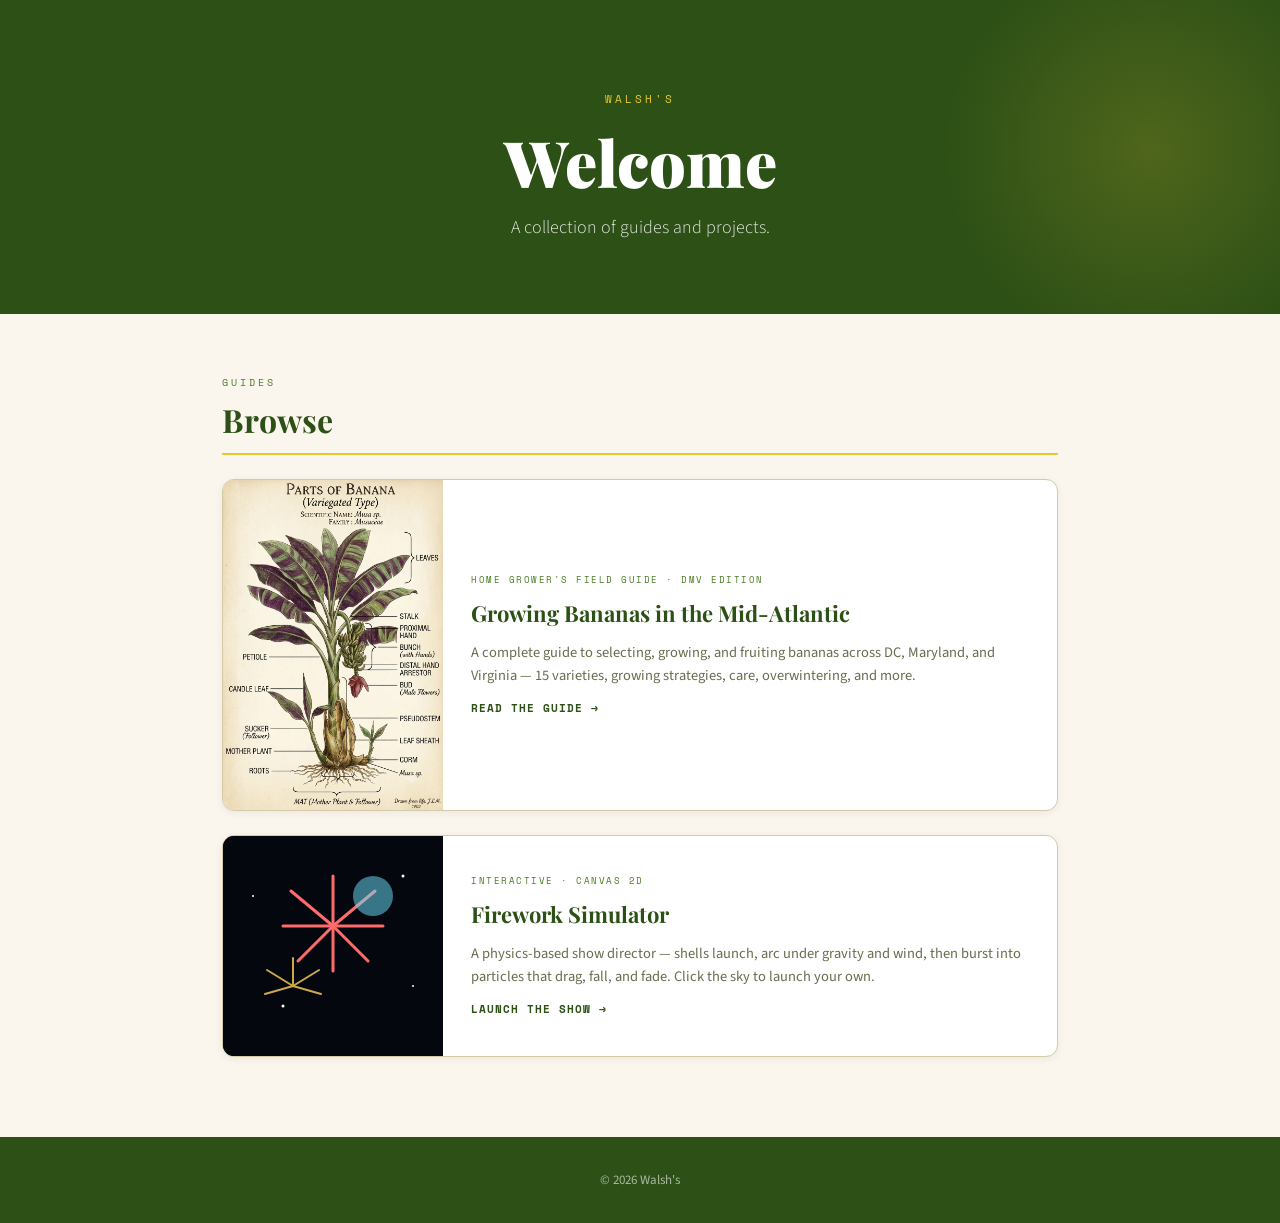
<file: index.html>
<!DOCTYPE html>
<html lang="en">
<head>
<meta charset="UTF-8">
<meta name="viewport" content="width=device-width, initial-scale=1.0">
<title>Walsh's</title>
<style>
  @import url('https://fonts.googleapis.com/css2?family=Playfair+Display:ital,wght@0,400;0,700;0,900;1,400;1,700&family=Source+Sans+3:wght@300;400;600;700&family=Space+Mono:wght@400;700&display=swap');

  :root {
    --leaf:        #2D5016;
    --leaf-mid:    #4A7C24;
    --banana:      #E8C832;
    --parchment:   #FAF6EE;
    --parchment-dark: #F0E9D8;
    --ink:         #1A1A0F;
    --ink-light:   #6B6B50;
    --white:       #FFFFFF;
    --rule:        #D4C9A8;
  }

  * { box-sizing: border-box; margin: 0; padding: 0; }

  body {
    font-family: 'Source Sans 3', sans-serif;
    background: var(--parchment);
    color: var(--ink);
    font-size: 16px;
    line-height: 1.7;
  }

  .hero {
    background: var(--leaf);
    color: var(--white);
    padding: 90px 40px 70px;
    text-align: center;
    position: relative;
    overflow: hidden;
  }
  .hero::before {
    content: '';
    position: absolute;
    top: -60px; right: -80px;
    width: 420px; height: 420px;
    background: radial-gradient(circle, rgba(232,200,50,0.18) 0%, transparent 70%);
    pointer-events: none;
  }
  .hero-eyebrow {
    font-family: 'Space Mono', monospace;
    font-size: 11px;
    letter-spacing: 3px;
    text-transform: uppercase;
    color: var(--banana);
    margin-bottom: 18px;
  }
  .hero h1 {
    font-family: 'Playfair Display', serif;
    font-size: clamp(38px, 6vw, 64px);
    font-weight: 900;
    line-height: 1.1;
    margin-bottom: 16px;
  }
  .hero-sub {
    font-size: 18px;
    font-weight: 300;
    max-width: 520px;
    margin: 0 auto;
    opacity: 0.88;
  }

  .container {
    max-width: 900px;
    margin: 0 auto;
    padding: 0 32px;
  }

  main { padding: 60px 0 80px; }

  .section-eyebrow {
    font-family: 'Space Mono', monospace;
    font-size: 10px;
    letter-spacing: 3px;
    text-transform: uppercase;
    color: var(--leaf-mid);
    margin-bottom: 10px;
  }
  h2 {
    font-family: 'Playfair Display', serif;
    font-size: clamp(24px, 3.2vw, 32px);
    font-weight: 700;
    color: var(--leaf);
    line-height: 1.2;
    margin-bottom: 24px;
    padding-bottom: 14px;
    border-bottom: 2px solid var(--banana);
  }

  .guide-card {
    display: flex;
    gap: 0;
    background: var(--white);
    border: 1px solid var(--rule);
    border-radius: 12px;
    overflow: hidden;
    text-decoration: none;
    color: inherit;
    box-shadow: 0 2px 8px rgba(0,0,0,0.06);
    transition: box-shadow 0.2s, transform 0.2s;
  }
  .guide-card:hover {
    box-shadow: 0 6px 20px rgba(0,0,0,0.1);
    transform: translateY(-2px);
  }
  .guide-card-img {
    flex: 0 0 220px;
    background: var(--parchment-dark);
    display: flex;
    align-items: center;
    justify-content: center;
    overflow: hidden;
  }
  .guide-card-img img {
    width: 100%;
    height: 100%;
    object-fit: cover;
    display: block;
  }
  .guide-card-body {
    padding: 24px 28px;
    display: flex;
    flex-direction: column;
    justify-content: center;
  }
  .guide-card-eyebrow {
    font-family: 'Space Mono', monospace;
    font-size: 9px;
    letter-spacing: 1.5px;
    text-transform: uppercase;
    color: var(--leaf-mid);
    margin-bottom: 8px;
  }
  .guide-card-title {
    font-family: 'Playfair Display', serif;
    font-size: 22px;
    font-weight: 700;
    color: var(--leaf);
    margin-bottom: 8px;
  }
  .guide-card-desc {
    font-size: 14.5px;
    color: var(--ink-light);
    line-height: 1.6;
    margin-bottom: 12px;
  }
  .guide-card-cta {
    font-family: 'Space Mono', monospace;
    font-size: 11px;
    letter-spacing: 1px;
    text-transform: uppercase;
    color: var(--leaf);
    font-weight: 700;
  }
  .guide-card-cta::after { content: ' →'; }

  @media (max-width: 560px) {
    .guide-card { flex-direction: column; }
    .guide-card-img { flex-basis: 160px; }
    .hero { padding: 60px 24px 50px; }
    .container { padding: 0 20px; }
  }

  footer {
    background: var(--leaf);
    color: rgba(255,255,255,0.6);
    padding: 32px 40px;
    font-size: 13px;
    text-align: center;
  }
</style>
</head>
<body>

<div class="hero">
  <div class="hero-eyebrow">Walsh's</div>
  <h1>Welcome</h1>
  <p class="hero-sub">A collection of guides and projects.</p>
</div>

<main>
  <div class="container">
    <div class="section-eyebrow">Guides</div>
    <h2>Browse</h2>

    <a class="guide-card" href="bananas.html">
      <div class="guide-card-img">
        <img src="images/parts-of-banana.webp" alt="Labeled diagram of banana plant anatomy">
      </div>
      <div class="guide-card-body">
        <div class="guide-card-eyebrow">Home Grower's Field Guide · DMV Edition</div>
        <div class="guide-card-title">Growing Bananas in the Mid-Atlantic</div>
        <p class="guide-card-desc">A complete guide to selecting, growing, and fruiting bananas across DC, Maryland, and Virginia — 15 varieties, growing strategies, care, overwintering, and more.</p>
        <div class="guide-card-cta">Read the guide</div>
      </div>
    </a>

    <a class="guide-card" href="fireworks.html" style="margin-top: 24px;">
      <div class="guide-card-img" style="background: #05070f;">
        <svg width="100%" height="100%" viewBox="0 0 220 220" preserveAspectRatio="xMidYMid slice">
          <rect width="220" height="220" fill="#05070f"/>
          <g stroke-linecap="round">
            <g stroke="#ff6b6b" stroke-width="3">
              <line x1="110" y1="90" x2="110" y2="40"/>
              <line x1="110" y1="90" x2="152" y2="55"/>
              <line x1="110" y1="90" x2="68" y2="55"/>
              <line x1="110" y1="90" x2="160" y2="90"/>
              <line x1="110" y1="90" x2="60" y2="90"/>
              <line x1="110" y1="90" x2="145" y2="125"/>
              <line x1="110" y1="90" x2="75" y2="125"/>
              <line x1="110" y1="90" x2="110" y2="135"/>
            </g>
            <g stroke="#ffcf5c" stroke-width="2" opacity="0.8">
              <line x1="70" y1="150" x2="70" y2="122"/>
              <line x1="70" y1="150" x2="96" y2="134"/>
              <line x1="70" y1="150" x2="44" y2="134"/>
              <line x1="70" y1="150" x2="98" y2="158"/>
              <line x1="70" y1="150" x2="42" y2="158"/>
            </g>
          </g>
          <circle cx="150" cy="60" r="20" fill="#6be3ff" opacity="0.5"/>
          <circle cx="60" cy="170" r="1.5" fill="#fff"/>
          <circle cx="180" cy="40" r="1.5" fill="#fff"/>
          <circle cx="30" cy="60" r="1" fill="#fff"/>
          <circle cx="190" cy="150" r="1" fill="#fff"/>
        </svg>
      </div>
      <div class="guide-card-body">
        <div class="guide-card-eyebrow">Interactive · Canvas 2D</div>
        <div class="guide-card-title">Firework Simulator</div>
        <p class="guide-card-desc">A physics-based show director — shells launch, arc under gravity and wind, then burst into particles that drag, fall, and fade. Click the sky to launch your own.</p>
        <div class="guide-card-cta">Launch the show</div>
      </div>
    </a>
  </div>
</main>

<footer>
  &copy; 2026 Walsh's
</footer>

</body>
</html>
</file>
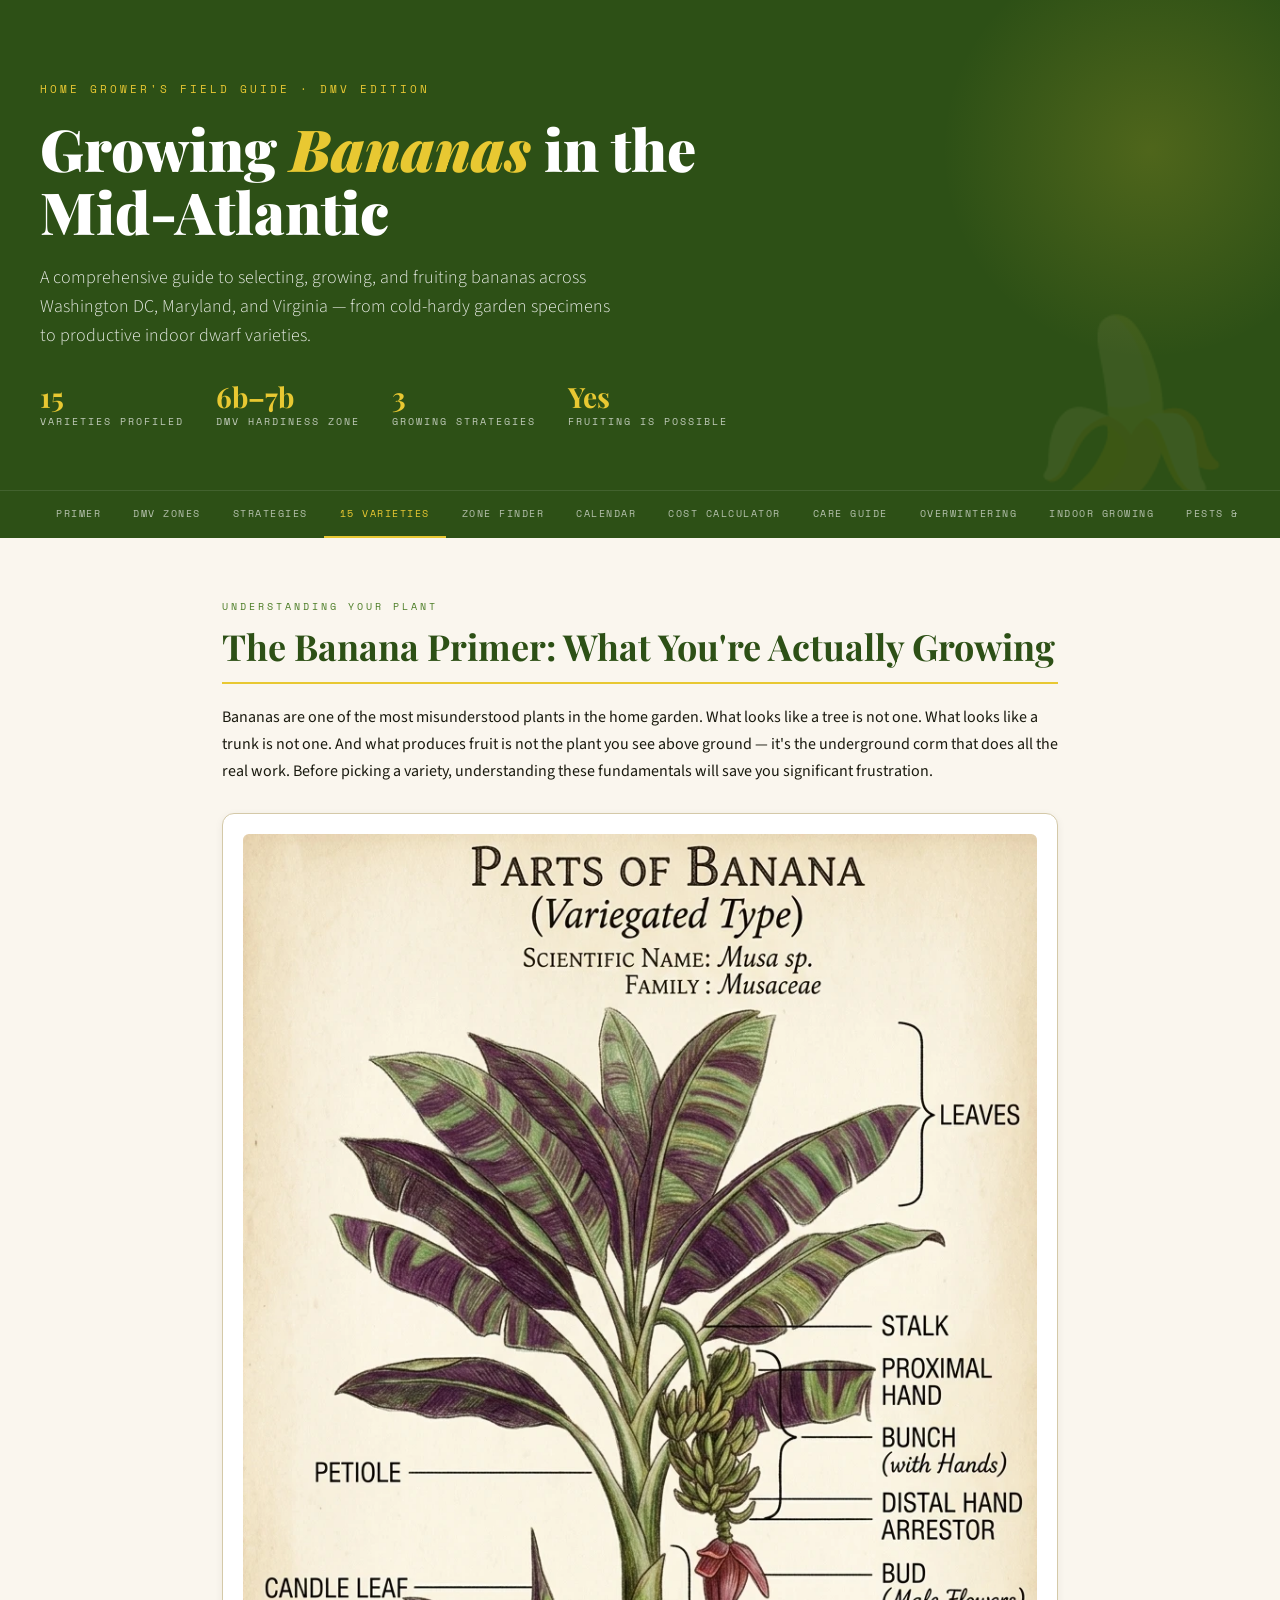
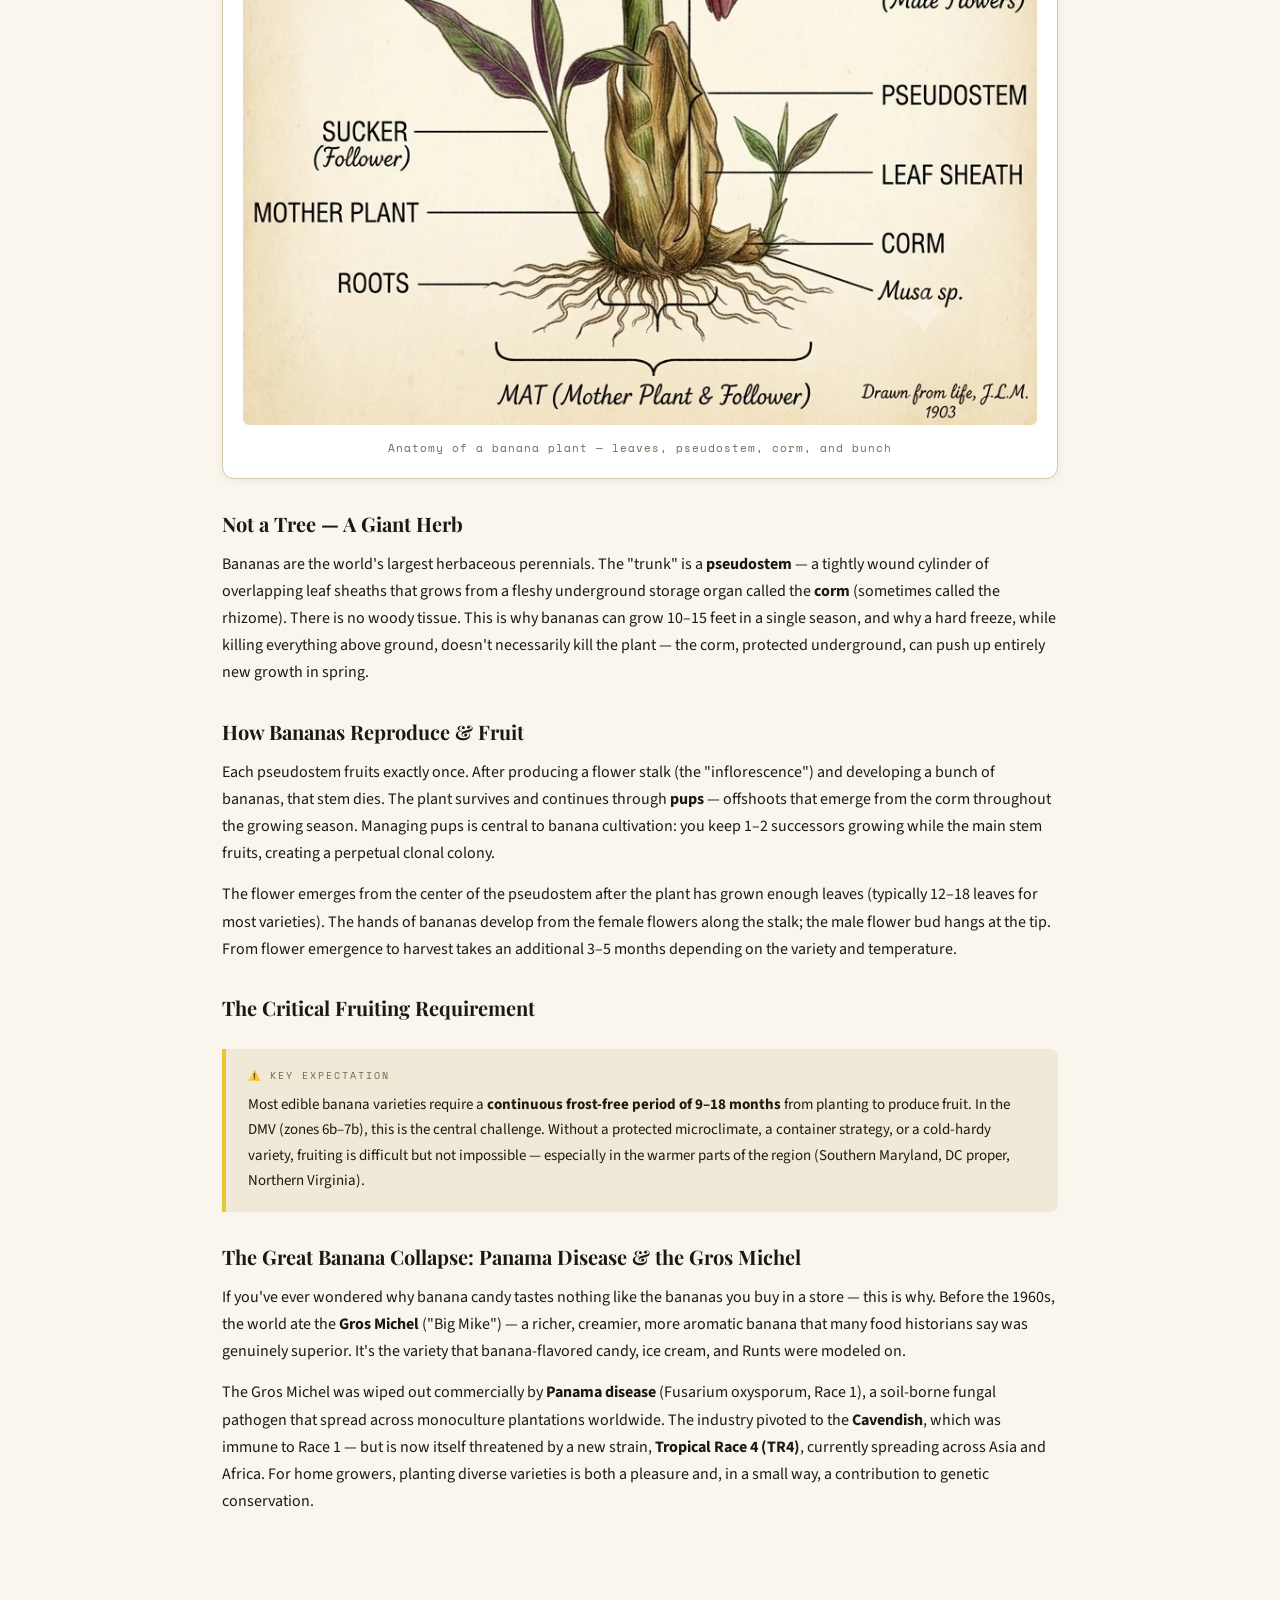
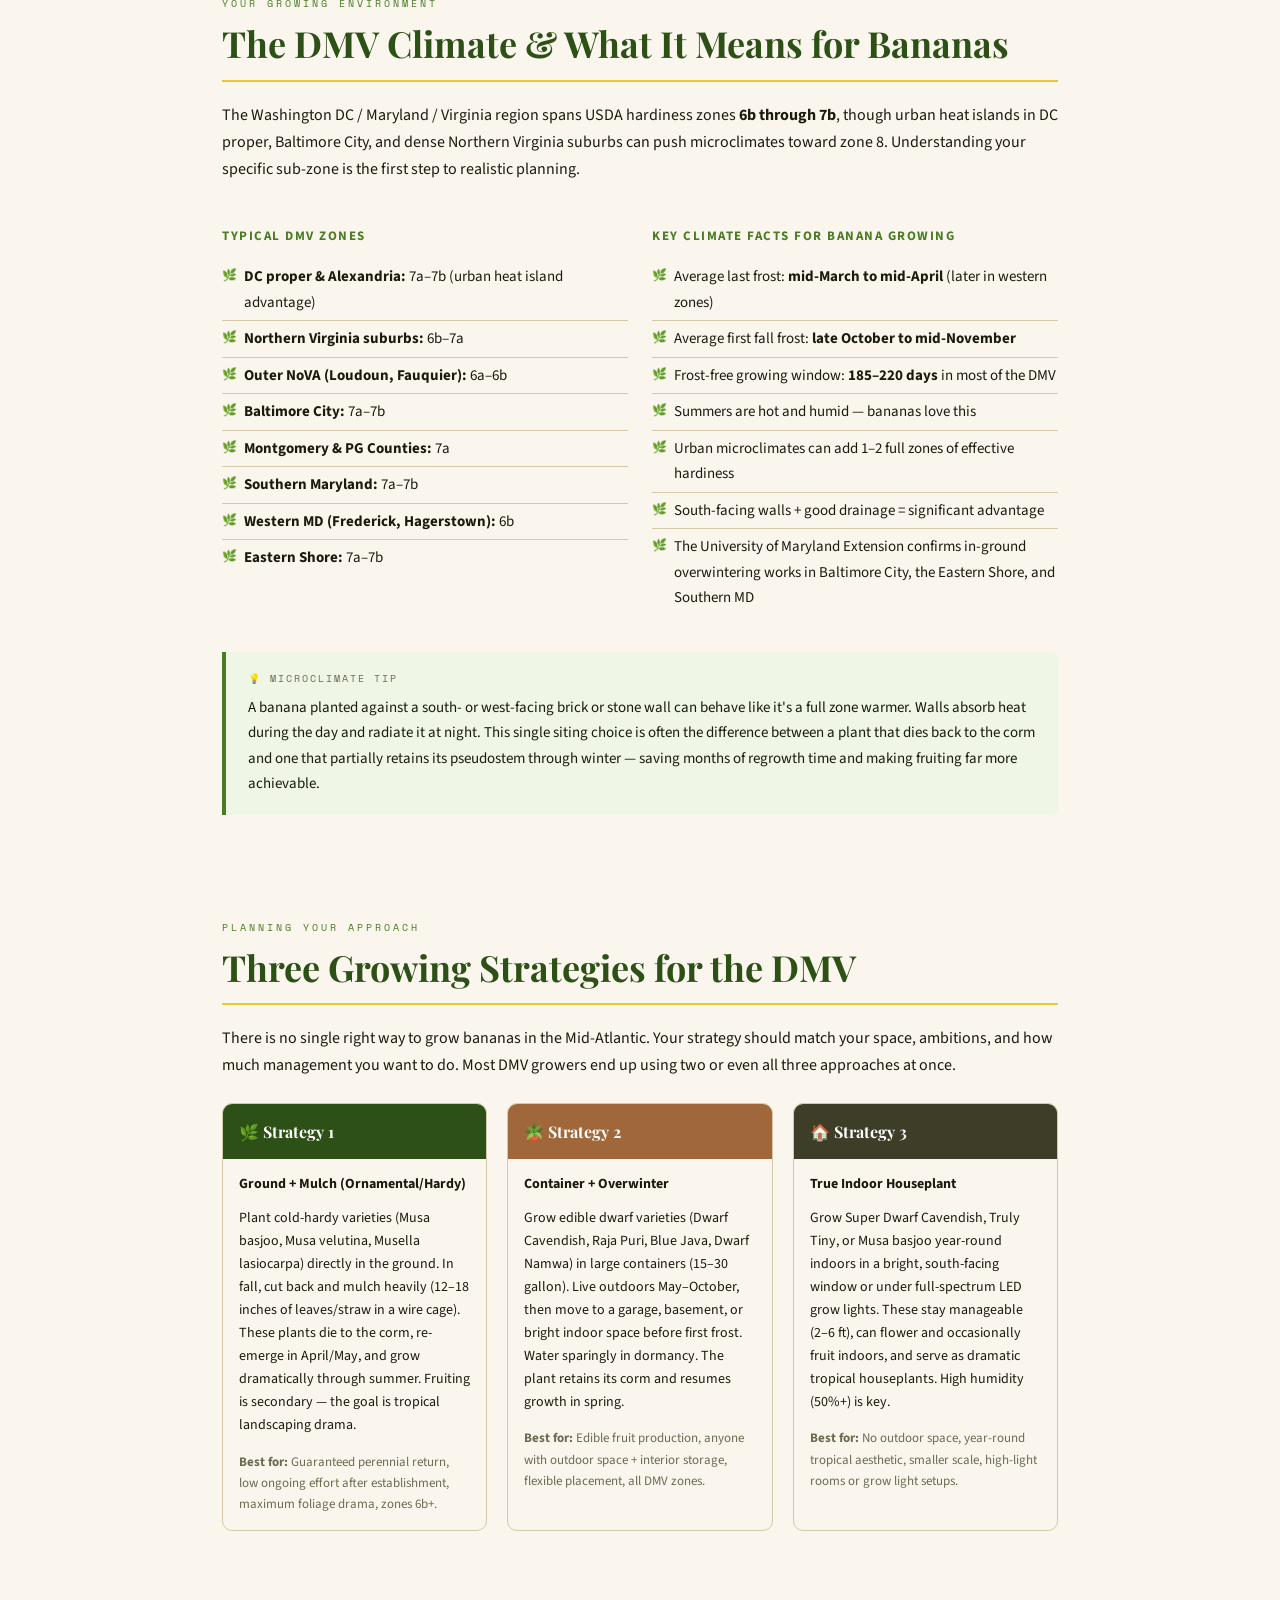
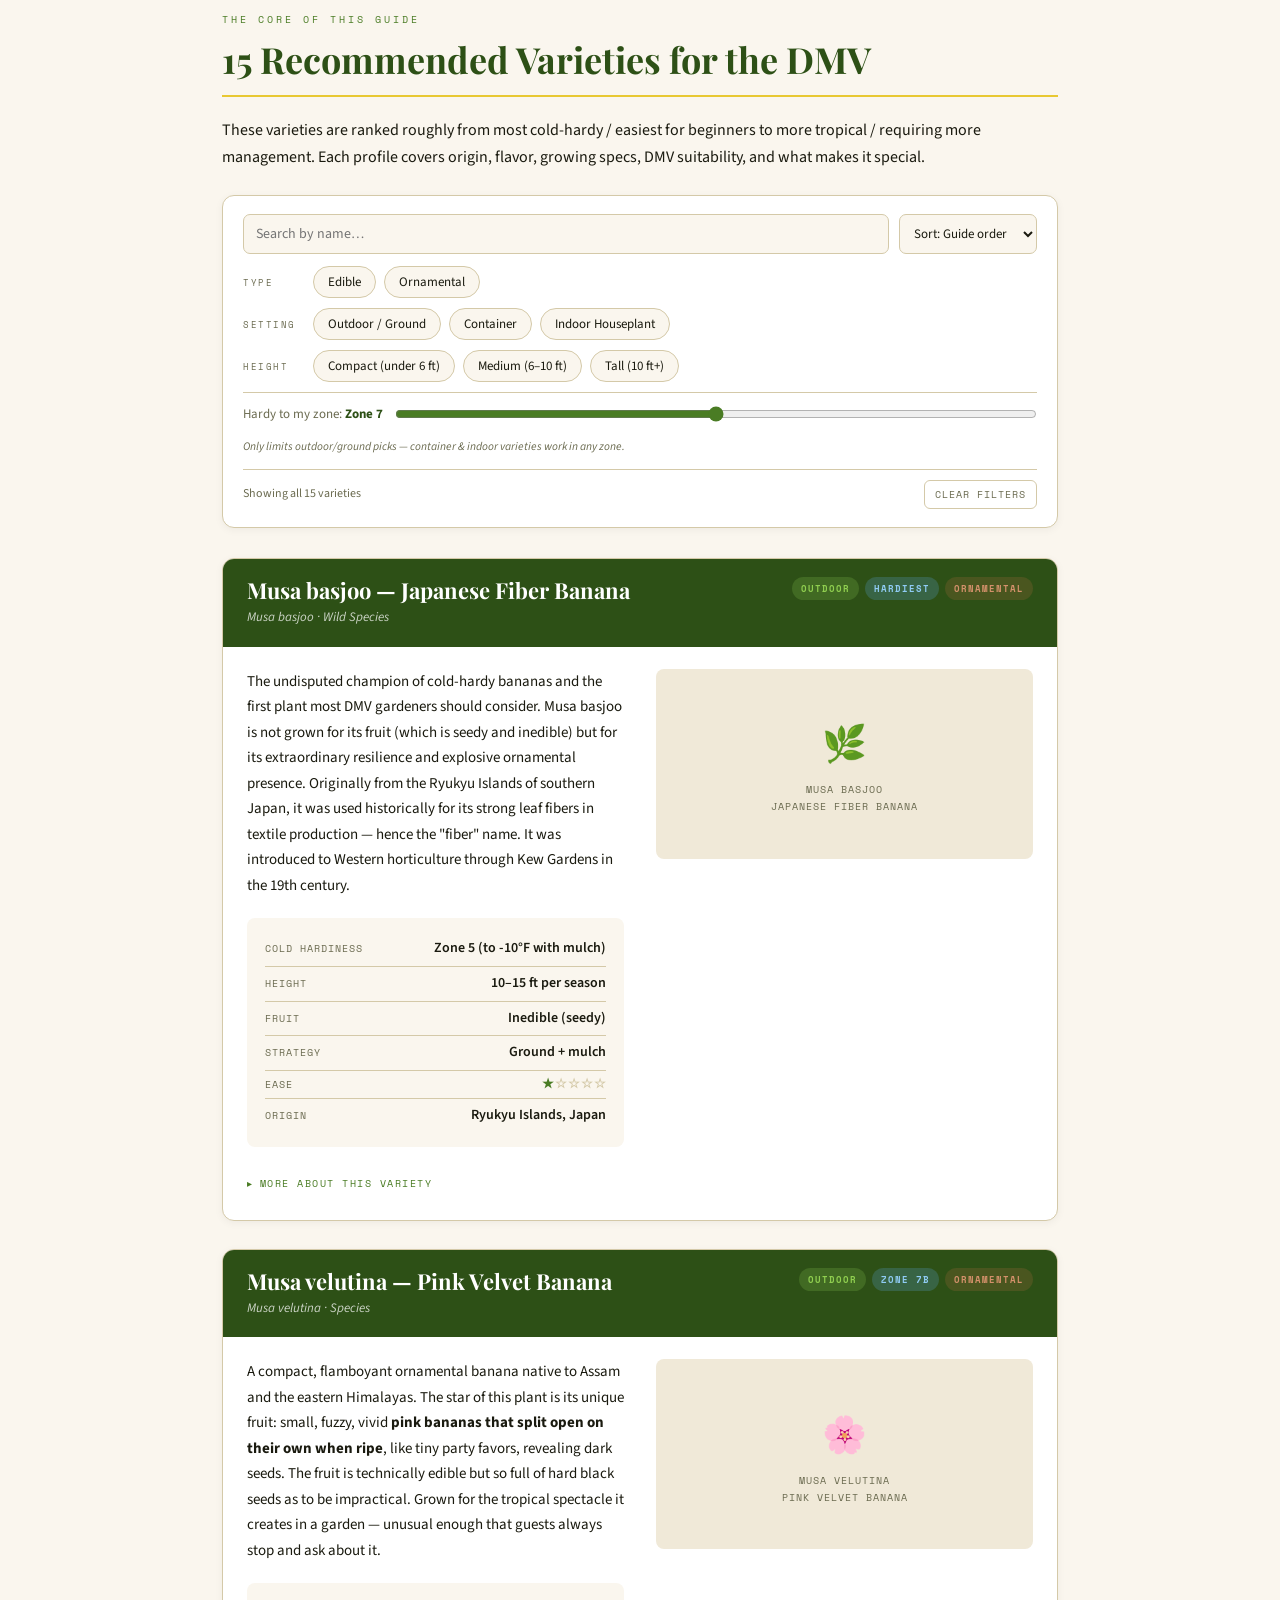
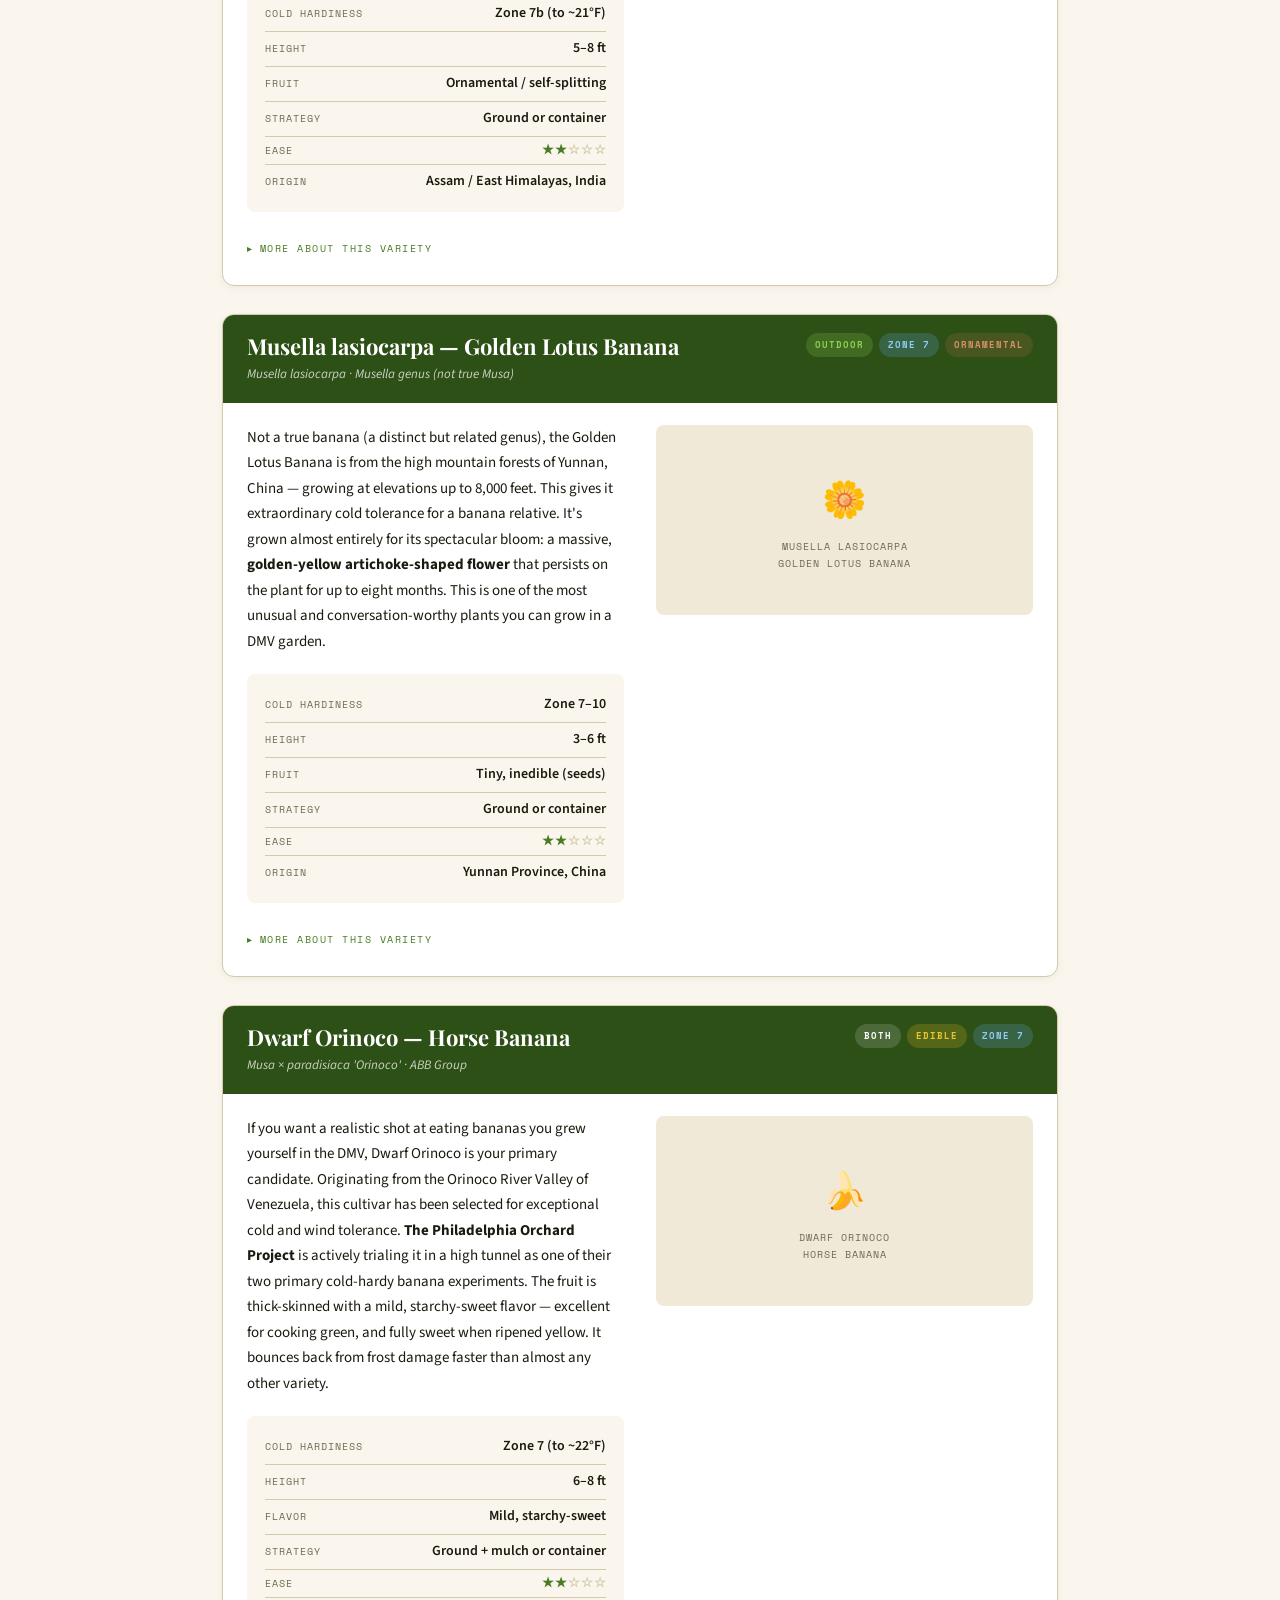
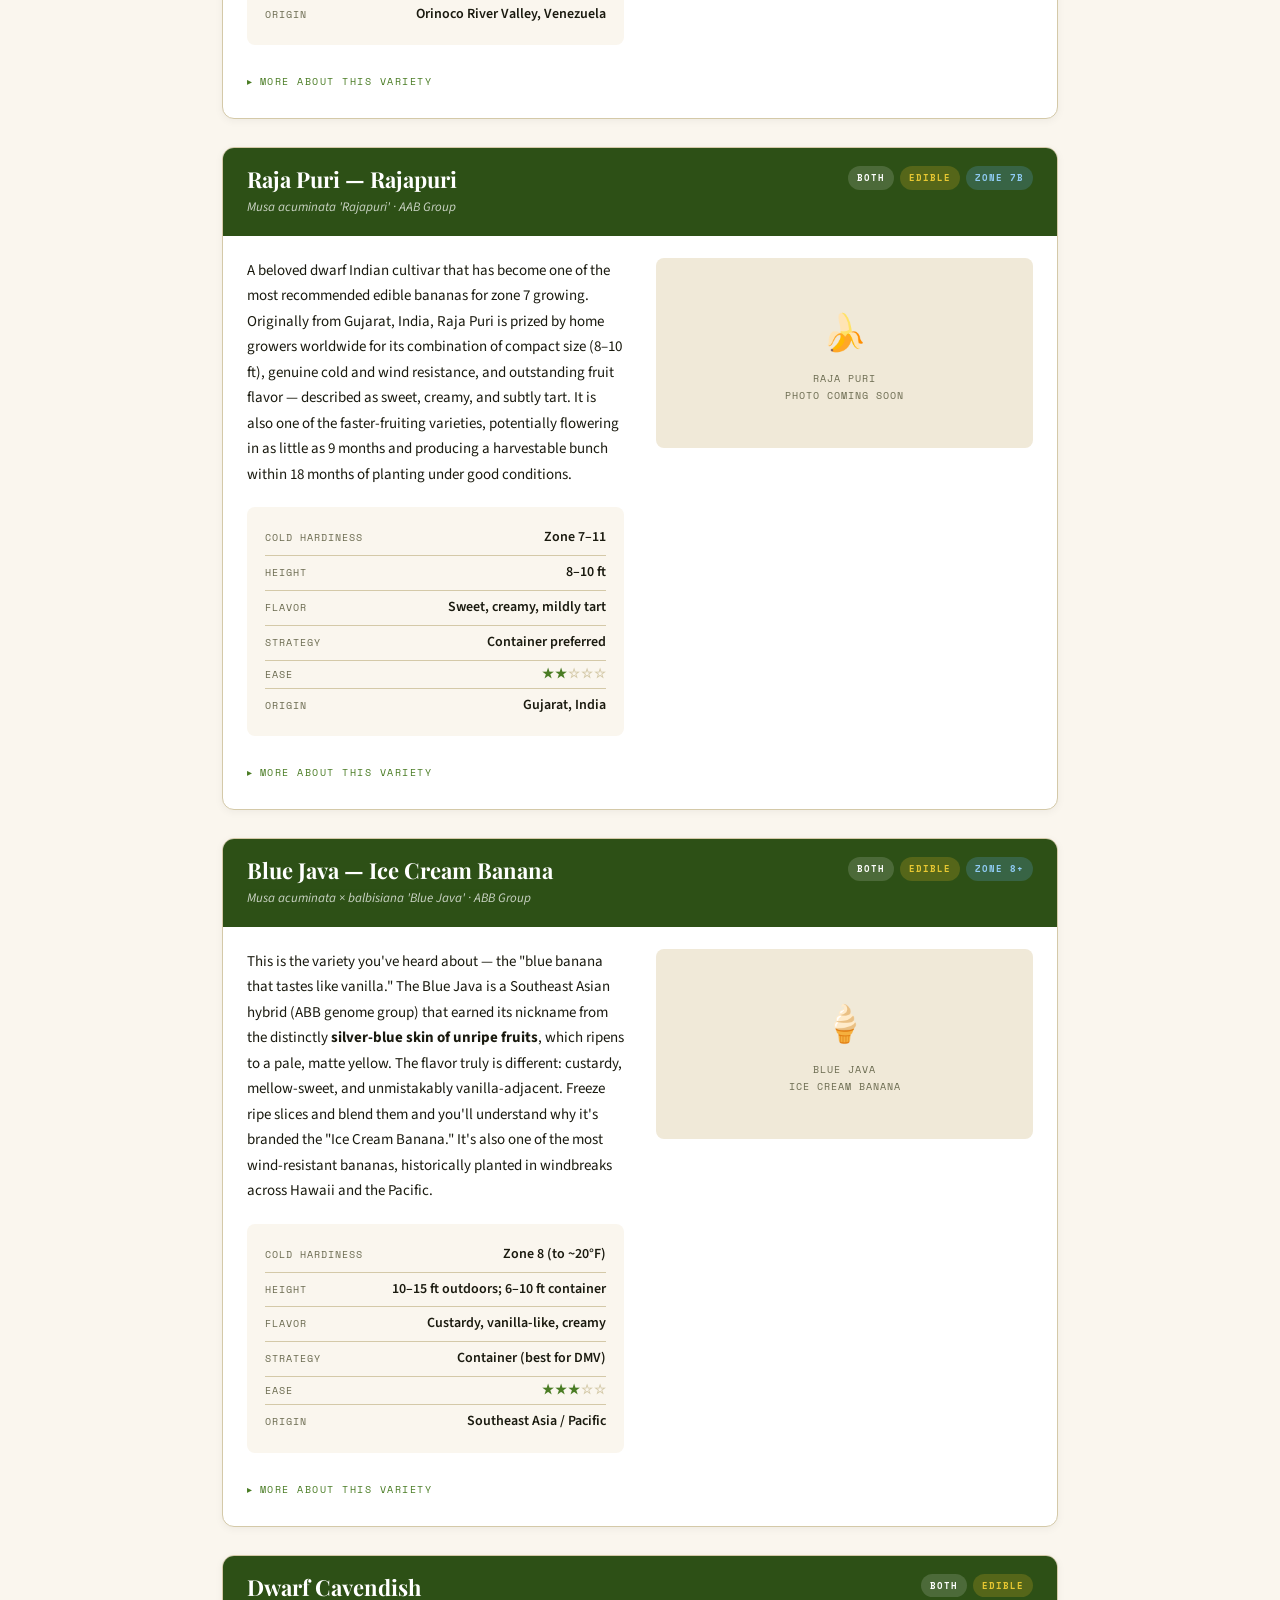
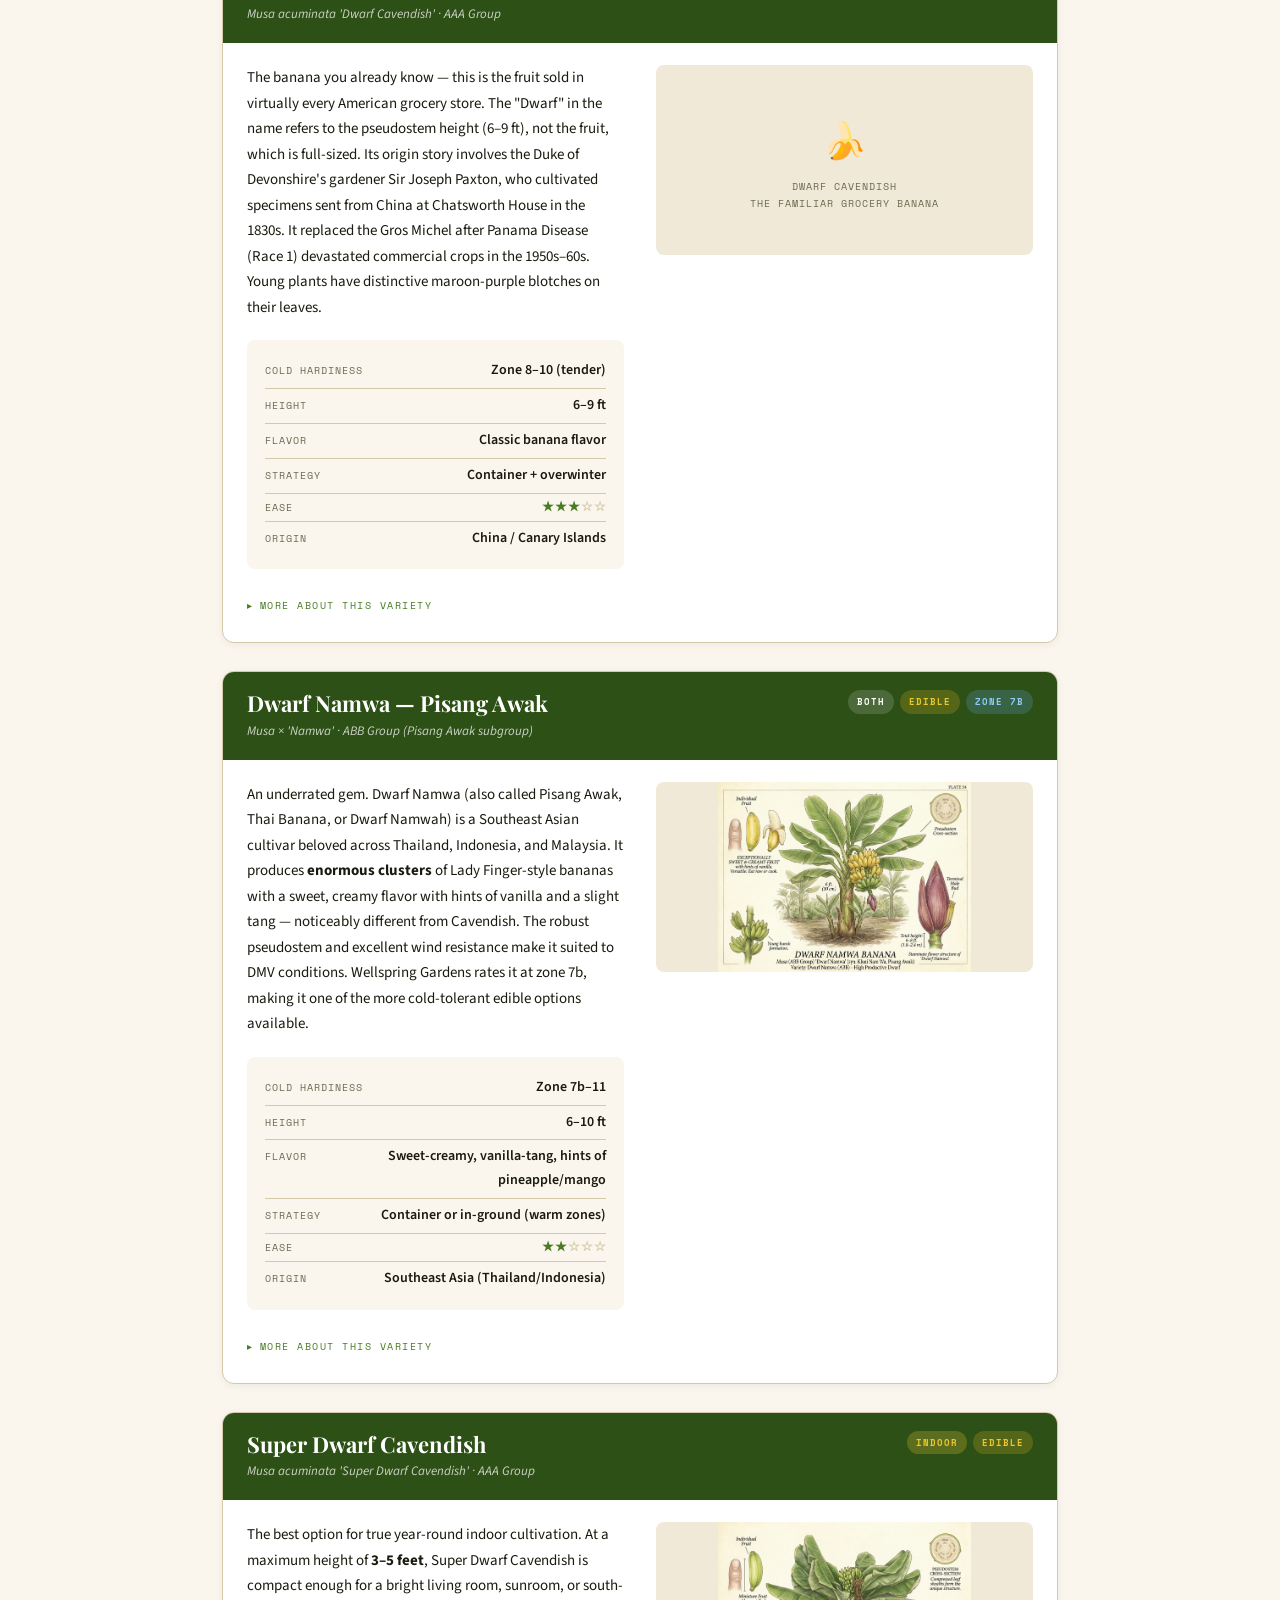
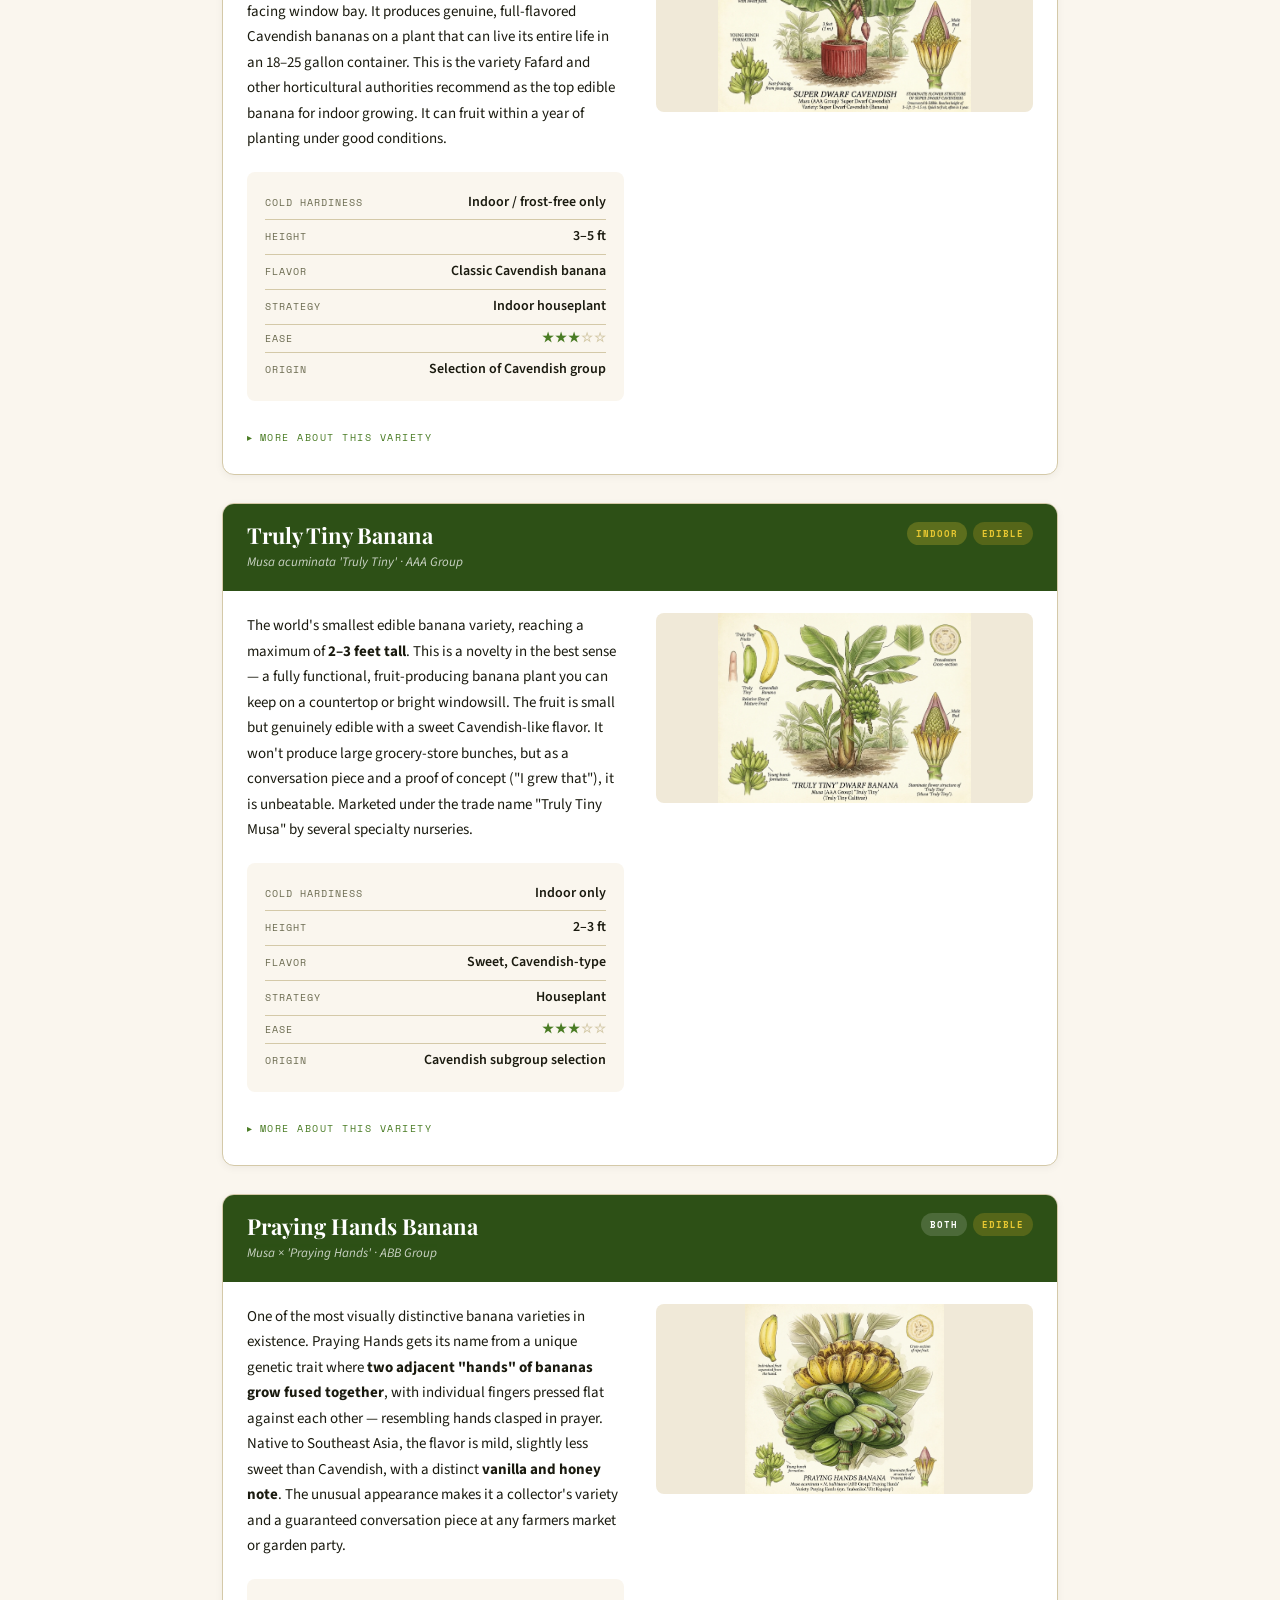
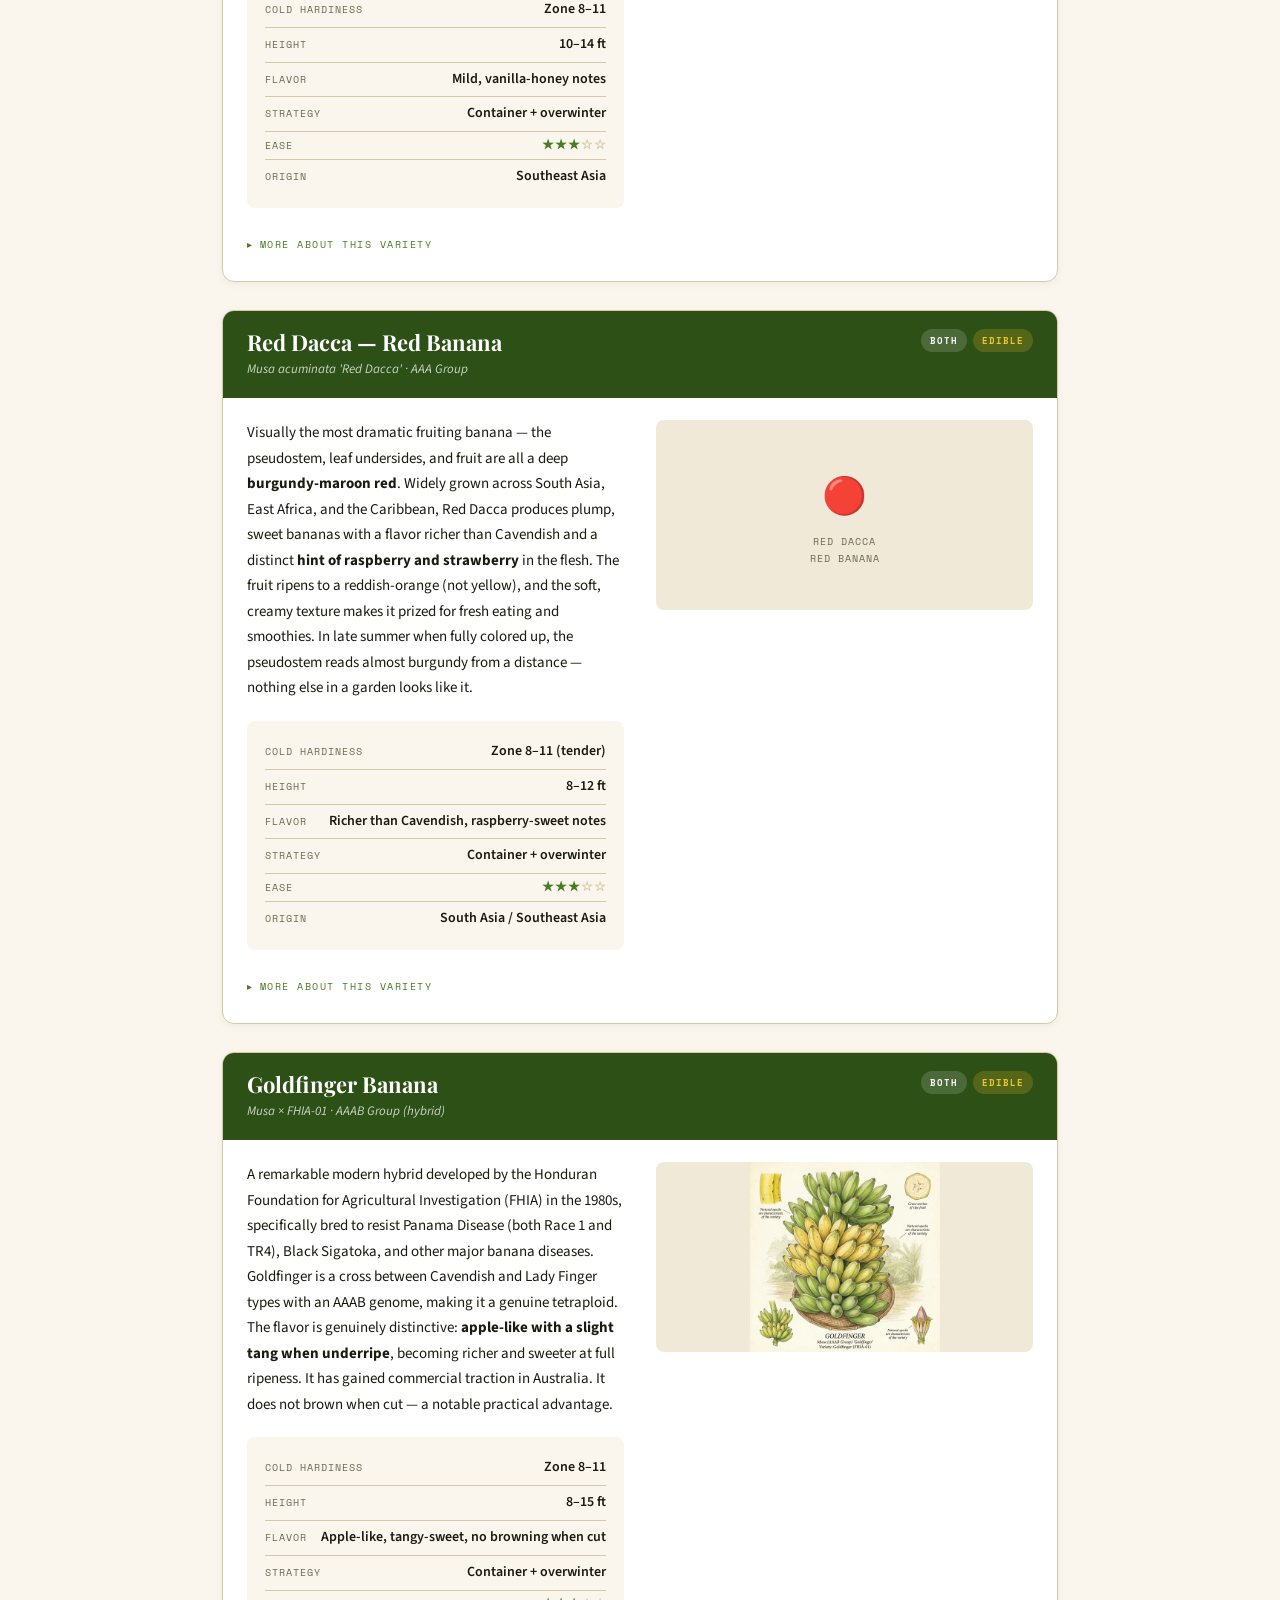
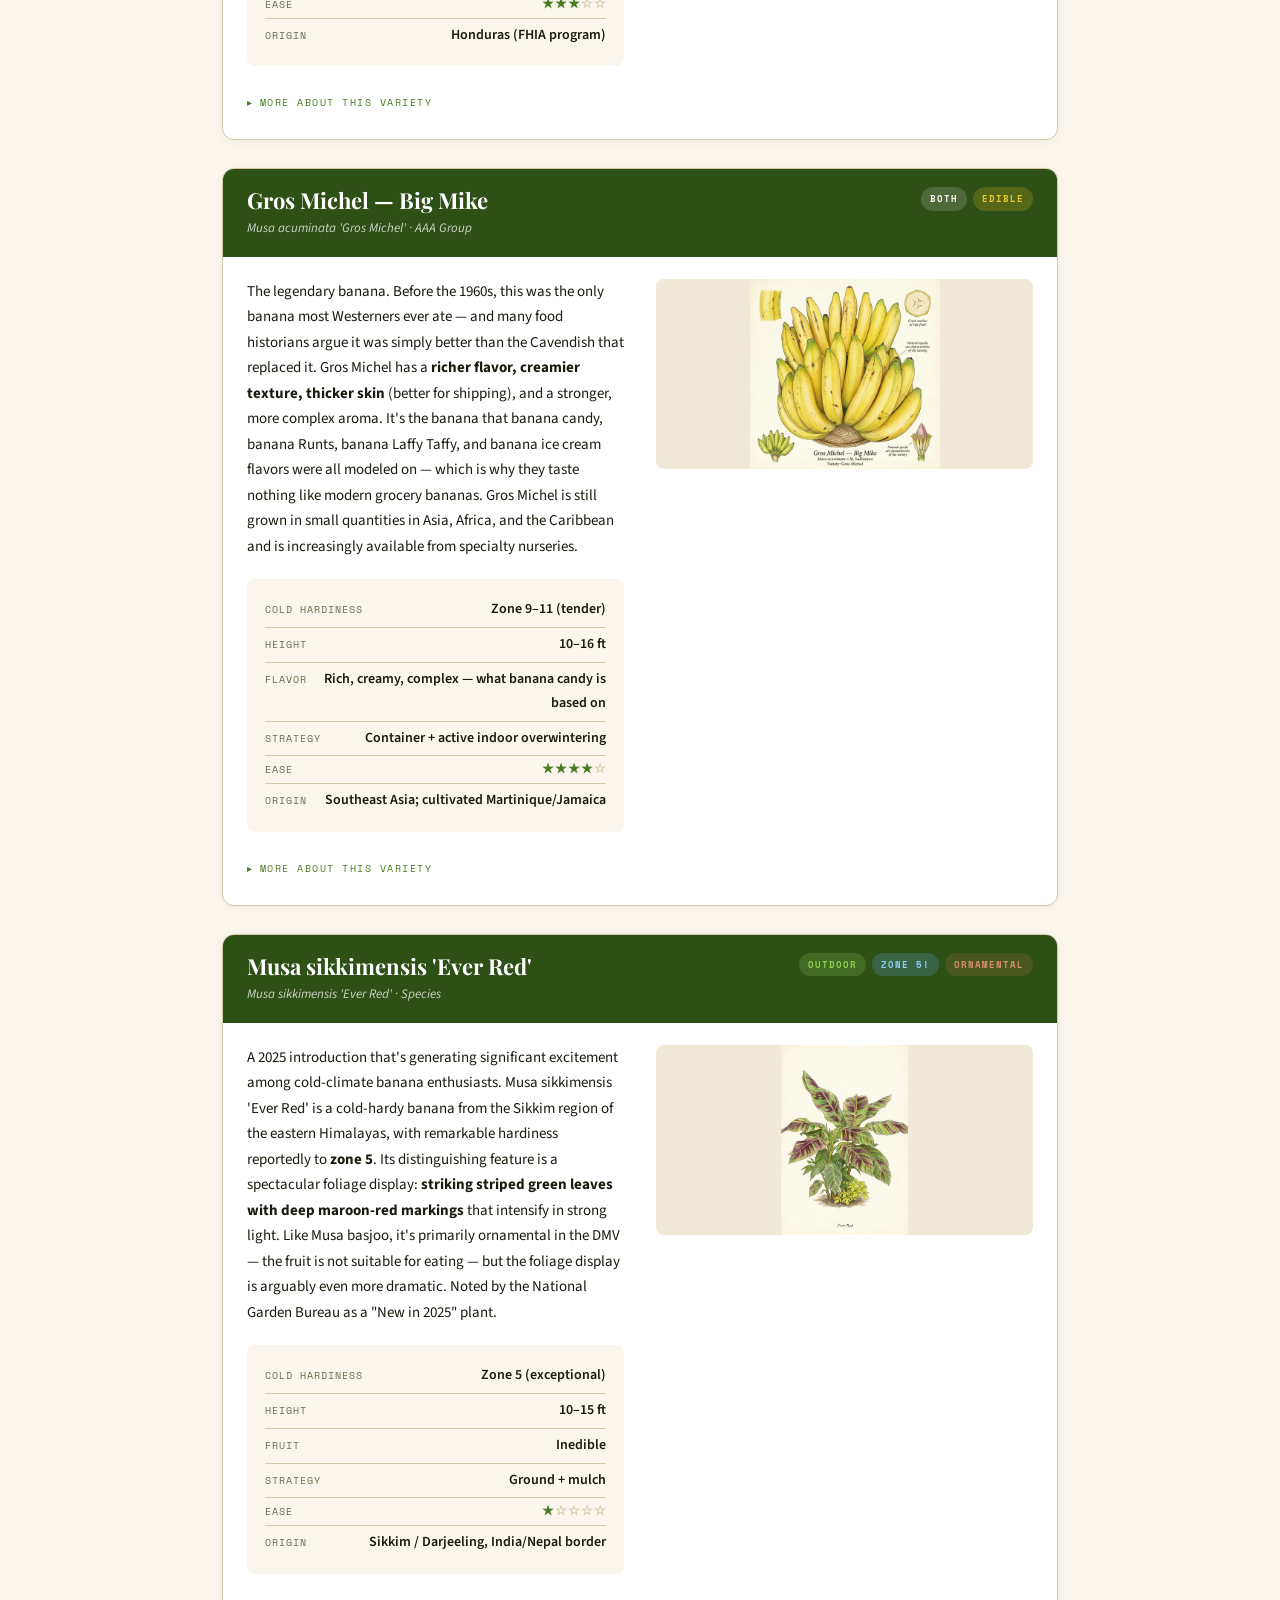
<file: bananas.html>
<!DOCTYPE html>
<html lang="en">
<head>
<meta charset="UTF-8">
<meta name="viewport" content="width=device-width, initial-scale=1.0">
<title>Growing Bananas in the DMV — A Complete Home Grower's Guide</title>
<style>
  @import url('https://fonts.googleapis.com/css2?family=Playfair+Display:ital,wght@0,400;0,700;0,900;1,400;1,700&family=Source+Sans+3:wght@300;400;600;700&family=Space+Mono:wght@400;700&display=swap');

  :root {
    --leaf:        #2D5016;
    --leaf-mid:    #4A7C24;
    --leaf-light:  #7DB84A;
    --banana:      #E8C832;
    --banana-deep: #C9A820;
    --earth:       #6B4226;
    --earth-light: #A0673A;
    --parchment:   #FAF6EE;
    --parchment-dark: #F0E9D8;
    --ink:         #1A1A0F;
    --ink-mid:     #3D3D28;
    --ink-light:   #6B6B50;
    --white:       #FFFFFF;
    --rule:        #D4C9A8;
  }

  * { box-sizing: border-box; margin: 0; padding: 0; }

  html { scroll-behavior: smooth; }

  body {
    font-family: 'Source Sans 3', sans-serif;
    background: var(--parchment);
    color: var(--ink);
    font-size: 16px;
    line-height: 1.7;
  }

  /* ── HERO ── */
  .hero {
    background: var(--leaf);
    color: var(--white);
    padding: 80px 40px 60px;
    position: relative;
    overflow: hidden;
  }
  .hero::before {
    content: '';
    position: absolute;
    top: -60px; right: -80px;
    width: 420px; height: 420px;
    background: radial-gradient(circle, rgba(232,200,50,0.18) 0%, transparent 70%);
    pointer-events: none;
  }
  .hero::after {
    content: '🍌';
    position: absolute;
    bottom: -20px; right: 40px;
    font-size: 180px;
    opacity: 0.07;
    line-height: 1;
  }
  .hero-eyebrow {
    font-family: 'Space Mono', monospace;
    font-size: 11px;
    letter-spacing: 3px;
    text-transform: uppercase;
    color: var(--banana);
    margin-bottom: 18px;
  }
  .hero h1 {
    font-family: 'Playfair Display', serif;
    font-size: clamp(34px, 5vw, 58px);
    font-weight: 900;
    line-height: 1.1;
    max-width: 700px;
    margin-bottom: 20px;
  }
  .hero h1 em {
    font-style: italic;
    color: var(--banana);
  }
  .hero-sub {
    font-size: 18px;
    font-weight: 300;
    max-width: 580px;
    opacity: 0.88;
    line-height: 1.6;
    margin-bottom: 32px;
  }
  .hero-meta {
    display: flex;
    gap: 32px;
    flex-wrap: wrap;
  }
  .hero-stat {
    display: flex;
    flex-direction: column;
    gap: 2px;
  }
  .hero-stat-num {
    font-family: 'Playfair Display', serif;
    font-size: 28px;
    font-weight: 700;
    color: var(--banana);
    line-height: 1;
  }
  .hero-stat-label {
    font-family: 'Space Mono', monospace;
    font-size: 10px;
    letter-spacing: 2px;
    text-transform: uppercase;
    opacity: 0.7;
  }

  /* ── NAV ── */
  .toc {
    background: var(--leaf);
    border-top: 1px solid rgba(255,255,255,0.1);
    padding: 0 40px;
    position: sticky;
    top: 0;
    z-index: 100;
  }
  .toc-bar {
    display: none;
    align-items: center;
    justify-content: space-between;
  }
  .toc-home {
    font-family: 'Space Mono', monospace;
    font-size: 10px;
    letter-spacing: 1.5px;
    text-transform: uppercase;
    color: rgba(255,255,255,0.65);
    text-decoration: none;
    padding: 14px 0;
  }
  .toc-home:hover { color: var(--banana); }
  .toc-toggle {
    display: none;
    align-items: center;
    gap: 8px;
    background: none;
    border: none;
    color: var(--white);
    font-family: 'Space Mono', monospace;
    font-size: 11px;
    letter-spacing: 1.5px;
    text-transform: uppercase;
    padding: 14px 4px;
    cursor: pointer;
  }
  .toc-toggle-icon { font-size: 15px; line-height: 1; }
  .toc-inner {
    display: flex;
    gap: 0;
    overflow-x: auto;
    scrollbar-width: none;
  }
  .toc-inner::-webkit-scrollbar { display: none; }
  .toc a {
    font-family: 'Space Mono', monospace;
    font-size: 10px;
    letter-spacing: 1.5px;
    text-transform: uppercase;
    color: rgba(255,255,255,0.65);
    text-decoration: none;
    padding: 14px 16px;
    white-space: nowrap;
    border-bottom: 2px solid transparent;
    transition: color 0.2s, border-color 0.2s;
  }
  .toc a:hover {
    color: var(--banana);
    border-bottom-color: var(--banana);
  }
  .toc a.active {
    color: var(--banana);
    border-bottom-color: var(--banana);
  }

  @media (max-width: 760px) {
    .toc { padding: 0 16px; }
    .toc-bar { display: flex; }
    .toc-toggle { display: flex; }
    .toc-inner {
      display: none;
      flex-direction: column;
      max-height: 70vh;
      overflow-y: auto;
      border-top: 1px solid rgba(255,255,255,0.12);
      padding: 6px 0;
    }
    .toc-inner.open { display: flex; }
    .toc a {
      padding: 12px 2px;
      border-bottom: 1px solid rgba(255,255,255,0.08);
      border-left: 2px solid transparent;
    }
    .toc a:hover, .toc a.active {
      border-bottom-color: rgba(255,255,255,0.08);
      border-left-color: var(--banana);
      padding-left: 10px;
    }
  }

  #backToTop {
    position: fixed;
    right: 20px;
    bottom: 20px;
    width: 42px;
    height: 42px;
    border-radius: 50%;
    border: none;
    background: var(--leaf);
    color: var(--banana);
    font-size: 18px;
    line-height: 1;
    cursor: pointer;
    box-shadow: 0 2px 10px rgba(0,0,0,0.25);
    opacity: 0;
    pointer-events: none;
    transform: translateY(8px);
    transition: opacity 0.2s, transform 0.2s;
    z-index: 90;
  }
  #backToTop.visible { opacity: 1; pointer-events: auto; transform: translateY(0); }
  #backToTop:hover { background: var(--leaf-mid); }

  /* ── LAYOUT ── */
  .container {
    max-width: 900px;
    margin: 0 auto;
    padding: 0 32px;
  }

  section {
    padding: 60px 0 20px;
    scroll-margin-top: 56px;
  }
  .variety-card { scroll-margin-top: 66px; }

  /* ── SECTION HEADERS ── */
  .section-eyebrow {
    font-family: 'Space Mono', monospace;
    font-size: 10px;
    letter-spacing: 3px;
    text-transform: uppercase;
    color: var(--leaf-mid);
    margin-bottom: 10px;
  }
  h2 {
    font-family: 'Playfair Display', serif;
    font-size: clamp(26px, 3.5vw, 36px);
    font-weight: 700;
    color: var(--leaf);
    line-height: 1.2;
    margin-bottom: 20px;
    padding-bottom: 14px;
    border-bottom: 2px solid var(--banana);
  }
  h3 {
    font-family: 'Playfair Display', serif;
    font-size: 20px;
    font-weight: 700;
    color: var(--ink);
    margin: 28px 0 10px;
  }
  h4 {
    font-family: 'Source Sans 3', sans-serif;
    font-size: 13px;
    font-weight: 700;
    letter-spacing: 1.5px;
    text-transform: uppercase;
    color: var(--leaf-mid);
    margin: 22px 0 8px;
  }
  p { margin-bottom: 14px; }
  p:last-child { margin-bottom: 0; }

  /* ── CALLOUT BOXES ── */
  .callout {
    background: var(--parchment-dark);
    border-left: 4px solid var(--banana);
    border-radius: 0 8px 8px 0;
    padding: 18px 22px;
    margin: 24px 0;
  }
  .callout.green {
    border-left-color: var(--leaf-mid);
    background: #EFF6E6;
  }
  .callout.earth {
    border-left-color: var(--earth);
    background: #F5EDE5;
  }
  .callout-title {
    font-family: 'Space Mono', monospace;
    font-size: 10px;
    letter-spacing: 2px;
    text-transform: uppercase;
    color: var(--ink-light);
    margin-bottom: 8px;
  }
  .callout p { font-size: 15px; }

  /* ── DIAGRAM FIGURE ── */
  .diagram-figure {
    margin: 28px 0;
    background: var(--white);
    border: 1px solid var(--rule);
    border-radius: 12px;
    padding: 20px;
    box-shadow: 0 2px 8px rgba(0,0,0,0.06);
    text-align: center;
  }
  .diagram-figure img {
    max-width: 100%;
    height: auto;
    border-radius: 6px;
    display: block;
    margin: 0 auto;
  }
  .diagram-figure figcaption {
    margin-top: 14px;
    font-family: 'Space Mono', monospace;
    font-size: 11px;
    letter-spacing: 1px;
    color: var(--ink-light);
    text-align: center;
  }

  /* ── VARIETY EXPLORER ── */
  .explorer-bar {
    background: var(--white);
    border: 1px solid var(--rule);
    border-radius: 12px;
    padding: 18px 20px;
    margin-top: 24px;
    box-shadow: 0 2px 8px rgba(0,0,0,0.05);
  }
  .explorer-row {
    display: flex;
    gap: 10px;
    align-items: center;
    flex-wrap: wrap;
    margin-bottom: 12px;
  }
  .explorer-row:last-of-type { margin-bottom: 0; }
  #explorerSearch {
    flex: 1 1 200px;
    min-width: 0;
    padding: 9px 12px;
    border: 1px solid var(--rule);
    border-radius: 7px;
    font-family: 'Source Sans 3', sans-serif;
    font-size: 14px;
    background: var(--parchment);
    color: var(--ink);
  }
  #explorerSort {
    padding: 9px 10px;
    border: 1px solid var(--rule);
    border-radius: 7px;
    font-family: 'Source Sans 3', sans-serif;
    font-size: 13px;
    background: var(--parchment);
    color: var(--ink);
  }
  .explorer-chips {
    display: flex;
    gap: 8px;
    align-items: center;
    flex-wrap: wrap;
    margin-bottom: 10px;
  }
  .chip-label {
    font-family: 'Space Mono', monospace;
    font-size: 9px;
    letter-spacing: 1.5px;
    text-transform: uppercase;
    color: var(--ink-light);
    width: 62px;
    flex-shrink: 0;
  }
  .chip {
    font-family: 'Source Sans 3', sans-serif;
    font-size: 13px;
    background: var(--parchment);
    border: 1px solid var(--rule);
    color: var(--ink);
    border-radius: 20px;
    padding: 6px 14px;
    cursor: pointer;
    transition: background 0.15s, border-color 0.15s, color 0.15s;
  }
  .chip:hover { border-color: var(--leaf-mid); }
  .chip.active {
    background: var(--leaf);
    border-color: var(--leaf);
    color: var(--white);
  }
  .explorer-zone-row {
    gap: 12px;
    padding-top: 10px;
    border-top: 1px solid var(--rule);
  }
  .explorer-zone-row label {
    font-size: 13px;
    color: var(--ink-light);
    white-space: nowrap;
  }
  .explorer-zone-row label strong { color: var(--leaf); }
  #explorerZone { flex: 1 1 140px; accent-color: var(--leaf-mid); }
  .explorer-hint {
    font-size: 11.5px;
    color: var(--ink-light);
    font-style: italic;
    flex-basis: 100%;
  }
  .explorer-footer {
    display: flex;
    justify-content: space-between;
    align-items: center;
    padding-top: 10px;
    margin-top: 10px;
    border-top: 1px solid var(--rule);
    font-size: 12px;
    color: var(--ink-light);
  }
  .explorer-clear {
    font-family: 'Space Mono', monospace;
    font-size: 10px;
    letter-spacing: 1px;
    text-transform: uppercase;
    background: none;
    border: 1px solid var(--rule);
    border-radius: 6px;
    padding: 6px 10px;
    color: var(--ink-light);
    cursor: pointer;
  }
  .explorer-clear:hover { border-color: var(--leaf-mid); color: var(--leaf); }
  .explorer-empty {
    text-align: center;
    padding: 30px 20px;
    color: var(--ink-light);
    font-size: 15px;
  }
  .explorer-empty button {
    font-family: 'Space Mono', monospace;
    font-size: 11px;
    letter-spacing: 1px;
    text-transform: uppercase;
    background: var(--leaf);
    color: var(--white);
    border: none;
    border-radius: 6px;
    padding: 7px 12px;
    margin-left: 10px;
    cursor: pointer;
  }
  .variety-card.filtered-out { display: none; }

  /* ── VARIETY CARDS ── */
  .variety-grid {
    display: flex;
    flex-direction: column;
    gap: 0;
    margin-top: 30px;
  }
  .variety-card {
    background: var(--white);
    border: 1px solid var(--rule);
    border-radius: 12px;
    overflow: hidden;
    margin-bottom: 28px;
    box-shadow: 0 2px 8px rgba(0,0,0,0.05);
  }
  .variety-header {
    background: var(--leaf);
    color: var(--white);
    padding: 18px 24px;
    display: flex;
    justify-content: space-between;
    align-items: flex-start;
    flex-wrap: wrap;
    gap: 10px;
  }
  .variety-number {
    font-family: 'Playfair Display', serif;
    font-size: 44px;
    font-weight: 900;
    color: rgba(255,255,255,0.12);
    line-height: 1;
    position: absolute;
    right: 24px;
    top: 10px;
  }
  .variety-header-left { position: relative; }
  .variety-name {
    font-family: 'Playfair Display', serif;
    font-size: 22px;
    font-weight: 700;
    line-height: 1.2;
    margin-bottom: 3px;
  }
  .variety-latin {
    font-style: italic;
    font-size: 13px;
    opacity: 0.75;
    font-family: 'Source Sans 3', sans-serif;
  }
  .variety-badges {
    display: flex;
    gap: 6px;
    flex-wrap: wrap;
    align-items: center;
  }
  .badge {
    font-family: 'Space Mono', monospace;
    font-size: 9px;
    letter-spacing: 1px;
    text-transform: uppercase;
    padding: 4px 9px;
    border-radius: 20px;
    font-weight: 700;
  }
  .badge-outdoor  { background: rgba(125,184,74,0.25); color: #90CF50; }
  .badge-indoor   { background: rgba(232,200,50,0.25); color: var(--banana); }
  .badge-both     { background: rgba(255,255,255,0.15); color: var(--white); }
  .badge-edible   { background: rgba(201,168,32,0.25); color: #E8C832; }
  .badge-ornament { background: rgba(160,103,58,0.25); color: #D4916B; }
  .badge-cold     { background: rgba(100,180,255,0.2); color: #90CCF5; }

  .variety-body {
    padding: 22px 24px;
    display: grid;
    grid-template-columns: 1fr 1fr;
    gap: 20px 32px;
  }
  @media (max-width: 640px) {
    .variety-body { grid-template-columns: 1fr; }
  }
  .variety-body-full {
    grid-column: 1 / -1;
  }
  .variety-specs {
    background: var(--parchment);
    border-radius: 8px;
    padding: 14px 18px;
  }
  .spec-row {
    display: flex;
    justify-content: space-between;
    align-items: baseline;
    padding: 5px 0;
    border-bottom: 1px solid var(--rule);
    font-size: 14px;
    gap: 12px;
  }
  .spec-row:last-child { border-bottom: none; }
  .spec-label {
    font-family: 'Space Mono', monospace;
    font-size: 10px;
    letter-spacing: 1px;
    text-transform: uppercase;
    color: var(--ink-light);
    white-space: nowrap;
    flex-shrink: 0;
  }
  .spec-val {
    font-weight: 600;
    text-align: right;
    color: var(--ink);
  }
  .difficulty-bar {
    display: flex;
    gap: 1px;
    justify-content: flex-end;
    font-size: 13px;
    line-height: 1;
  }
  .diff-dot { color: var(--rule); }
  .diff-dot.filled { color: var(--leaf-mid); }
  .variety-desc { font-size: 15px; line-height: 1.7; }
  .variety-highlight {
    background: linear-gradient(135deg, #EFF6E6, #F5EDE5);
    border-radius: 8px;
    padding: 14px 18px;
    font-size: 14px;
  }
  .variety-highlight strong {
    display: block;
    font-family: 'Space Mono', monospace;
    font-size: 9px;
    letter-spacing: 1.5px;
    text-transform: uppercase;
    color: var(--leaf-mid);
    margin-bottom: 6px;
  }
  .variety-more {
    grid-column: 1 / -1;
    margin-top: 2px;
  }
  .variety-more summary {
    cursor: pointer;
    list-style: none;
    font-family: 'Space Mono', monospace;
    font-size: 10px;
    letter-spacing: 1.5px;
    text-transform: uppercase;
    color: var(--leaf-mid);
    padding: 6px 0;
    display: flex;
    align-items: center;
    gap: 6px;
  }
  .variety-more summary::-webkit-details-marker { display: none; }
  .variety-more summary::before {
    content: '▸';
    display: inline-block;
    transition: transform 0.15s;
  }
  .variety-more[open] summary::before { transform: rotate(90deg); }
  .variety-more[open] summary { margin-bottom: 10px; }
  .variety-more > .variety-highlight,
  .variety-more > .variety-body-full {
    grid-column: unset;
  }

  /* ── VARIETY IMAGES ── */
  .variety-intro {
    display: flex;
    align-items: center;
  }
  .variety-img-wrap {
    border-radius: 8px;
    overflow: hidden;
    height: 190px;
    background: var(--parchment-dark);
    display: flex;
    align-items: center;
    justify-content: center;
    position: relative;
  }
  .variety-img-wrap img {
    max-width: 100%;
    max-height: 100%;
    width: auto;
    height: auto;
    object-fit: contain;
    object-position: center;
    display: block;
  }
  @media (max-width: 640px) {
    .variety-img-wrap { height: 220px; }
  }
  .variety-img-wrap .img-placeholder {
    display: flex;
    flex-direction: column;
    align-items: center;
    justify-content: center;
    gap: 8px;
    color: var(--ink-light);
    font-family: 'Space Mono', monospace;
    font-size: 10px;
    letter-spacing: 1px;
    text-transform: uppercase;
    text-align: center;
    padding: 20px;
  }
  .variety-img-wrap .img-placeholder span { font-size: 36px; }
  .variety-img-credit {
    position: absolute;
    bottom: 6px;
    right: 8px;
    background: rgba(0,0,0,0.5);
    color: rgba(255,255,255,0.75);
    font-size: 9px;
    font-family: 'Space Mono', monospace;
    padding: 2px 6px;
    border-radius: 3px;
    pointer-events: none;
  }

  /* ── STRATEGY BLOCKS ── */
  .strategy-grid {
    display: grid;
    grid-template-columns: repeat(3, 1fr);
    gap: 20px;
    margin-top: 24px;
  }
  @media (max-width: 680px) {
    .strategy-grid { grid-template-columns: 1fr; }
  }
  .strategy-card {
    border: 1px solid var(--rule);
    border-radius: 10px;
    overflow: hidden;
  }
  .strategy-card-head {
    padding: 14px 16px;
    font-family: 'Playfair Display', serif;
    font-size: 16px;
    font-weight: 700;
    color: var(--white);
    display: flex;
    align-items: center;
    gap: 10px;
  }
  .strategy-card-head.s1 { background: var(--leaf); }
  .strategy-card-head.s2 { background: var(--earth-light); }
  .strategy-card-head.s3 { background: var(--ink-mid); }
  .strategy-card-body {
    padding: 14px 16px;
    font-size: 14px;
    line-height: 1.65;
  }

  /* ── QUICK REF TABLE ── */
  .ref-table {
    width: 100%;
    border-collapse: collapse;
    font-size: 13px;
    margin-top: 24px;
    background: var(--white);
    border-radius: 10px;
    overflow: hidden;
    box-shadow: 0 2px 8px rgba(0,0,0,0.06);
  }
  .ref-table th {
    background: var(--leaf);
    color: var(--white);
    font-family: 'Space Mono', monospace;
    font-size: 9px;
    letter-spacing: 1.5px;
    text-transform: uppercase;
    padding: 12px 14px;
    text-align: left;
    white-space: nowrap;
  }
  .ref-table td {
    padding: 10px 14px;
    border-bottom: 1px solid var(--rule);
    vertical-align: middle;
  }
  .ref-table tr:last-child td { border-bottom: none; }
  .ref-table tr:nth-child(even) td { background: var(--parchment); }
  .zone-pill {
    display: inline-block;
    background: var(--leaf-light);
    color: var(--white);
    border-radius: 10px;
    padding: 2px 8px;
    font-family: 'Space Mono', monospace;
    font-size: 10px;
    font-weight: 700;
  }
  .zone-pill.warm { background: var(--earth-light); }
  .zone-pill.hot { background: #c0392b; }

  /* ── LISTS ── */
  ul.leaf-list {
    list-style: none;
    padding: 0;
    margin: 12px 0;
  }
  ul.leaf-list li {
    padding: 5px 0 5px 22px;
    position: relative;
    font-size: 15px;
    border-bottom: 1px solid var(--rule);
  }
  ul.leaf-list li:last-child { border-bottom: none; }
  ul.leaf-list li::before {
    content: '🌿';
    position: absolute;
    left: 0;
    font-size: 12px;
    top: 7px;
  }

  ol.steps {
    list-style: none;
    padding: 0;
    counter-reset: step-counter;
    margin: 16px 0;
  }
  ol.steps li {
    counter-increment: step-counter;
    padding: 10px 0 10px 44px;
    position: relative;
    border-bottom: 1px solid var(--rule);
    font-size: 15px;
  }
  ol.steps li:last-child { border-bottom: none; }
  ol.steps li::before {
    content: counter(step-counter);
    position: absolute;
    left: 0;
    top: 10px;
    width: 28px; height: 28px;
    background: var(--leaf);
    color: var(--white);
    border-radius: 50%;
    display: flex;
    align-items: center;
    justify-content: center;
    font-family: 'Space Mono', monospace;
    font-size: 11px;
    font-weight: 700;
  }

  /* ── FOOTER ── */
  footer {
    background: var(--leaf);
    color: rgba(255,255,255,0.6);
    padding: 36px 40px;
    font-size: 13px;
    margin-top: 60px;
    text-align: center;
  }
  footer strong { color: var(--banana); }

  /* ── MISC ── */
  .two-col {
    display: grid;
    grid-template-columns: 1fr 1fr;
    gap: 24px;
    margin-top: 20px;
  }
  @media (max-width: 640px) {
    .two-col { grid-template-columns: 1fr; }
    .hero { padding: 50px 24px 40px; }
    .toc { padding: 0 16px; }
    .container { padding: 0 20px; }
  }
  .divider {
    height: 1px;
    background: var(--rule);
    margin: 40px 0 0;
  }
  .fun-fact-grid {
    display: grid;
    grid-template-columns: repeat(2, 1fr);
    gap: 16px;
    margin-top: 20px;
  }
  @media (max-width: 600px) { .fun-fact-grid { grid-template-columns: 1fr; } }
  .fun-fact {
    background: var(--white);
    border: 1px solid var(--rule);
    border-radius: 10px;
    padding: 18px 20px;
  }
  .fun-fact-icon {
    font-size: 28px;
    margin-bottom: 10px;
    display: block;
  }
  .fun-fact p { font-size: 14px; }
  .fun-fact strong { color: var(--leaf); }

  .sourcing-card {
    background: var(--white);
    border: 1px solid var(--rule);
    border-radius: 10px;
    padding: 18px 22px;
    margin-bottom: 14px;
  }
  .sourcing-card h4 { margin-top: 0; }
  .sourcing-card p { font-size: 14px; margin-bottom: 6px; }
  .sourcing-card p:last-child { margin-bottom: 0; }

  .ref-table a, .sourcing-card a {
    color: var(--leaf-mid);
    font-weight: 600;
    text-decoration: none;
    border-bottom: 1px solid var(--leaf-light);
  }
  .ref-table a:hover, .sourcing-card a:hover { color: var(--leaf); border-bottom-color: var(--leaf); }

  .pest-row {
    display: grid;
    grid-template-columns: 140px 1fr 1fr;
    gap: 12px;
    padding: 12px 0;
    border-bottom: 1px solid var(--rule);
    font-size: 14px;
    align-items: start;
  }
  .pest-row:last-child { border-bottom: none; }
  .pest-name { font-weight: 700; color: var(--earth); }
  .pest-label {
    font-family: 'Space Mono', monospace;
    font-size: 9px;
    letter-spacing: 1px;
    text-transform: uppercase;
    color: var(--ink-light);
    display: block;
    margin-bottom: 3px;
  }

  /* ── ZONE FINDER ── */
  .zf-widget {
    background: var(--white);
    border: 1px solid var(--rule);
    border-radius: 12px;
    padding: 20px 24px;
    margin-top: 20px;
    box-shadow: 0 2px 8px rgba(0,0,0,0.05);
  }
  .zf-label {
    display: block;
    font-family: 'Space Mono', monospace;
    font-size: 10px;
    letter-spacing: 1.5px;
    text-transform: uppercase;
    color: var(--ink-light);
    margin-bottom: 8px;
  }
  #zfRegion {
    width: 100%;
    padding: 10px 12px;
    border: 1px solid var(--rule);
    border-radius: 7px;
    font-size: 14px;
    background: var(--parchment);
    color: var(--ink);
  }
  .zf-result {
    margin-top: 20px;
    padding-top: 18px;
    border-top: 1px solid var(--rule);
  }
  .zf-result-zone {
    font-family: 'Playfair Display', serif;
    font-size: 18px;
    margin-bottom: 8px;
  }
  .zf-result-zone strong { color: var(--leaf); }
  .zf-strategy { font-size: 14px; margin-bottom: 16px; }
  .zf-cols {
    display: grid;
    grid-template-columns: 1fr 1fr;
    gap: 20px;
  }
  @media (max-width: 600px) { .zf-cols { grid-template-columns: 1fr; } }
  .zf-col-title {
    font-family: 'Space Mono', monospace;
    font-size: 10px;
    letter-spacing: 1px;
    text-transform: uppercase;
    color: var(--leaf-mid);
    margin-bottom: 8px;
  }
  .zf-list { list-style: none; padding: 0; }
  .zf-list li {
    font-size: 14px;
    padding: 6px 0;
    border-bottom: 1px solid var(--rule);
  }
  .zf-list li:last-child { border-bottom: none; }
  .zf-list li a { color: var(--leaf); text-decoration: none; border-bottom: 1px solid var(--leaf-light); }
  .zf-list-empty { color: var(--ink-light); font-style: italic; }

  /* ── CALENDAR ── */
  .table-scroll { overflow-x: auto; }
  .cal-table { min-width: 760px; }
  .cal-table td { font-size: 12.5px; }

  /* ── COST CALCULATOR ── */
  .cc-widget {
    background: var(--white);
    border: 1px solid var(--rule);
    border-radius: 12px;
    padding: 10px 24px;
    margin-top: 20px;
    box-shadow: 0 2px 8px rgba(0,0,0,0.05);
  }
  .cc-item {
    display: flex;
    align-items: center;
    gap: 12px;
    padding: 12px 0;
    border-bottom: 1px solid var(--rule);
    font-size: 14px;
  }
  .cc-item:last-child { border-bottom: none; }
  .cc-item input { width: 17px; height: 17px; accent-color: var(--leaf-mid); flex-shrink: 0; }
  .cc-item-name { flex: 1; }
  .cc-item-price { font-weight: 600; color: var(--ink-light); white-space: nowrap; }
  .cc-total {
    display: flex;
    justify-content: space-between;
    align-items: center;
    padding: 18px 0;
    font-size: 15px;
  }
  .cc-total strong {
    font-family: 'Playfair Display', serif;
    font-size: 22px;
    color: var(--leaf);
  }

  /* ── PRINT ── */
  .print-checklist-btn {
    font-family: 'Space Mono', monospace;
    font-size: 11px;
    letter-spacing: 1px;
    text-transform: uppercase;
    background: var(--leaf);
    color: var(--white);
    border: none;
    border-radius: 6px;
    padding: 9px 14px;
    margin: 10px 0 20px;
    cursor: pointer;
  }
  .print-checklist-btn:hover { background: var(--leaf-mid); }

  @media print {
    .toc, #backToTop, .explorer-bar, .explorer-empty, .print-checklist-btn,
    #zonefinder select, #costcalc .cc-widget, .hero::before, .hero::after {
      display: none !important;
    }
    .variety-img-wrap { break-inside: avoid; }
    .variety-card { break-inside: avoid; }
    a { color: inherit !important; text-decoration: underline; }
    body.printing-checklist > *:not(#overwinter) { display: none !important; }
    body.printing-checklist #overwinter { padding-top: 0; }
    body.printing-checklist .print-checklist-btn { display: none !important; }
    body.printing-checklist ol.steps li::before {
      content: '☐';
      position: static;
      display: inline-block;
      width: auto;
      height: auto;
      background: none;
      color: var(--ink);
      border: 1px solid var(--ink);
      border-radius: 3px;
      font-size: 12px;
      line-height: 1.2;
      padding: 1px 4px;
      margin-right: 8px;
    }
    body.printing-checklist ol.steps li { padding-left: 4px; }
  }
</style>
</head>
<body>

<!-- HERO -->
<div class="hero">
  <div class="hero-eyebrow">Home Grower's Field Guide · DMV Edition</div>
  <h1>Growing <em>Bananas</em> in the Mid-Atlantic</h1>
  <p class="hero-sub">A comprehensive guide to selecting, growing, and fruiting bananas across Washington DC, Maryland, and Virginia — from cold-hardy garden specimens to productive indoor dwarf varieties.</p>
  <div class="hero-meta">
    <div class="hero-stat">
      <span class="hero-stat-num">15</span>
      <span class="hero-stat-label">Varieties Profiled</span>
    </div>
    <div class="hero-stat">
      <span class="hero-stat-num">6b–7b</span>
      <span class="hero-stat-label">DMV Hardiness Zone</span>
    </div>
    <div class="hero-stat">
      <span class="hero-stat-num">3</span>
      <span class="hero-stat-label">Growing Strategies</span>
    </div>
    <div class="hero-stat">
      <span class="hero-stat-num">Yes</span>
      <span class="hero-stat-label">Fruiting Is Possible</span>
    </div>
  </div>
</div>

<!-- NAV -->
<nav class="toc">
  <div class="toc-bar">
    <a class="toc-home" href="index.html">← Home</a>
    <button class="toc-toggle" id="tocToggle" aria-expanded="false" aria-controls="tocInner">
      <span>Menu</span>
      <span class="toc-toggle-icon">☰</span>
    </button>
  </div>
  <div class="toc-inner" id="tocInner">
    <a href="#primer">Primer</a>
    <a href="#zones">DMV Zones</a>
    <a href="#strategies">Strategies</a>
    <a href="#varieties">15 Varieties</a>
    <a href="#zonefinder">Zone Finder</a>
    <a href="#calendar">Calendar</a>
    <a href="#costcalc">Cost Calculator</a>
    <a href="#care">Care Guide</a>
    <a href="#overwinter">Overwintering</a>
    <a href="#indoor">Indoor Growing</a>
    <a href="#pests">Pests & Disease</a>
    <a href="#harvest">Harvest</a>
    <a href="#sourcing">Sourcing</a>
    <a href="#facts">Fun Facts</a>
    <a href="#quickref">Quick Ref</a>
    <a href="#starterkit">Starter Kit</a>
    <a href="#buyguide">Buy Online</a>
  </div>
</nav>

<button id="backToTop" aria-label="Back to top">↑</button>

<!-- PRIMER -->
<section id="primer">
  <div class="container">
    <div class="section-eyebrow">Understanding Your Plant</div>
    <h2>The Banana Primer: What You're Actually Growing</h2>
    <p>Bananas are one of the most misunderstood plants in the home garden. What looks like a tree is not one. What looks like a trunk is not one. And what produces fruit is not the plant you see above ground — it's the underground corm that does all the real work. Before picking a variety, understanding these fundamentals will save you significant frustration.</p>

    <figure class="diagram-figure">
      <img loading="lazy" src="images/parts-of-banana.webp" alt="Labeled diagram of the parts of a banana plant (variegated type), showing leaves, stalk, bunch, pseudostem, corm, roots, and other anatomy" />
      <figcaption>Anatomy of a banana plant — leaves, pseudostem, corm, and bunch</figcaption>
    </figure>

    <h3>Not a Tree — A Giant Herb</h3>
    <p>Bananas are the world's largest herbaceous perennials. The "trunk" is a <strong>pseudostem</strong> — a tightly wound cylinder of overlapping leaf sheaths that grows from a fleshy underground storage organ called the <strong>corm</strong> (sometimes called the rhizome). There is no woody tissue. This is why bananas can grow 10–15 feet in a single season, and why a hard freeze, while killing everything above ground, doesn't necessarily kill the plant — the corm, protected underground, can push up entirely new growth in spring.</p>

    <h3>How Bananas Reproduce & Fruit</h3>
    <p>Each pseudostem fruits exactly once. After producing a flower stalk (the "inflorescence") and developing a bunch of bananas, that stem dies. The plant survives and continues through <strong>pups</strong> — offshoots that emerge from the corm throughout the growing season. Managing pups is central to banana cultivation: you keep 1–2 successors growing while the main stem fruits, creating a perpetual clonal colony.</p>
    <p>The flower emerges from the center of the pseudostem after the plant has grown enough leaves (typically 12–18 leaves for most varieties). The hands of bananas develop from the female flowers along the stalk; the male flower bud hangs at the tip. From flower emergence to harvest takes an additional 3–5 months depending on the variety and temperature.</p>

    <h3>The Critical Fruiting Requirement</h3>
    <div class="callout">
      <div class="callout-title">⚠️ Key Expectation</div>
      <p>Most edible banana varieties require a <strong>continuous frost-free period of 9–18 months</strong> from planting to produce fruit. In the DMV (zones 6b–7b), this is the central challenge. Without a protected microclimate, a container strategy, or a cold-hardy variety, fruiting is difficult but not impossible — especially in the warmer parts of the region (Southern Maryland, DC proper, Northern Virginia).</p>
    </div>

    <h3>The Great Banana Collapse: Panama Disease & the Gros Michel</h3>
    <p>If you've ever wondered why banana candy tastes nothing like the bananas you buy in a store — this is why. Before the 1960s, the world ate the <strong>Gros Michel</strong> ("Big Mike") — a richer, creamier, more aromatic banana that many food historians say was genuinely superior. It's the variety that banana-flavored candy, ice cream, and Runts were modeled on.</p>
    <p>The Gros Michel was wiped out commercially by <strong>Panama disease</strong> (Fusarium oxysporum, Race 1), a soil-borne fungal pathogen that spread across monoculture plantations worldwide. The industry pivoted to the <strong>Cavendish</strong>, which was immune to Race 1 — but is now itself threatened by a new strain, <strong>Tropical Race 4 (TR4)</strong>, currently spreading across Asia and Africa. For home growers, planting diverse varieties is both a pleasure and, in a small way, a contribution to genetic conservation.</p>
  </div>
</section>

<!-- ZONES -->
<section id="zones">
  <div class="container">
    <div class="section-eyebrow">Your Growing Environment</div>
    <h2>The DMV Climate & What It Means for Bananas</h2>
    <p>The Washington DC / Maryland / Virginia region spans USDA hardiness zones <strong>6b through 7b</strong>, though urban heat islands in DC proper, Baltimore City, and dense Northern Virginia suburbs can push microclimates toward zone 8. Understanding your specific sub-zone is the first step to realistic planning.</p>

    <div class="two-col">
      <div>
        <h4>Typical DMV Zones</h4>
        <ul class="leaf-list">
          <li><strong>DC proper & Alexandria:</strong> 7a–7b (urban heat island advantage)</li>
          <li><strong>Northern Virginia suburbs:</strong> 6b–7a</li>
          <li><strong>Outer NoVA (Loudoun, Fauquier):</strong> 6a–6b</li>
          <li><strong>Baltimore City:</strong> 7a–7b</li>
          <li><strong>Montgomery & PG Counties:</strong> 7a</li>
          <li><strong>Southern Maryland:</strong> 7a–7b</li>
          <li><strong>Western MD (Frederick, Hagerstown):</strong> 6b</li>
          <li><strong>Eastern Shore:</strong> 7a–7b</li>
        </ul>
      </div>
      <div>
        <h4>Key Climate Facts for Banana Growing</h4>
        <ul class="leaf-list">
          <li>Average last frost: <strong>mid-March to mid-April</strong> (later in western zones)</li>
          <li>Average first fall frost: <strong>late October to mid-November</strong></li>
          <li>Frost-free growing window: <strong>185–220 days</strong> in most of the DMV</li>
          <li>Summers are hot and humid — bananas love this</li>
          <li>Urban microclimates can add 1–2 full zones of effective hardiness</li>
          <li>South-facing walls + good drainage = significant advantage</li>
          <li>The University of Maryland Extension confirms in-ground overwintering works in Baltimore City, the Eastern Shore, and Southern MD</li>
        </ul>
      </div>
    </div>

    <div class="callout green">
      <div class="callout-title">💡 Microclimate Tip</div>
      <p>A banana planted against a south- or west-facing brick or stone wall can behave like it's a full zone warmer. Walls absorb heat during the day and radiate it at night. This single siting choice is often the difference between a plant that dies back to the corm and one that partially retains its pseudostem through winter — saving months of regrowth time and making fruiting far more achievable.</p>
    </div>
  </div>
</section>

<!-- STRATEGIES -->
<section id="strategies">
  <div class="container">
    <div class="section-eyebrow">Planning Your Approach</div>
    <h2>Three Growing Strategies for the DMV</h2>
    <p>There is no single right way to grow bananas in the Mid-Atlantic. Your strategy should match your space, ambitions, and how much management you want to do. Most DMV growers end up using two or even all three approaches at once.</p>

    <div class="strategy-grid">
      <div class="strategy-card">
        <div class="strategy-card-head s1">🌿 Strategy 1</div>
        <div class="strategy-card-body">
          <strong>Ground + Mulch (Ornamental/Hardy)</strong>
          <p style="margin-top:10px; font-size:14px;">Plant cold-hardy varieties (Musa basjoo, Musa velutina, Musella lasiocarpa) directly in the ground. In fall, cut back and mulch heavily (12–18 inches of leaves/straw in a wire cage). These plants die to the corm, re-emerge in April/May, and grow dramatically through summer. Fruiting is secondary — the goal is tropical landscaping drama.</p>
          <p style="font-size:13px; color: var(--ink-light); margin-top:8px;"><strong>Best for:</strong> Guaranteed perennial return, low ongoing effort after establishment, maximum foliage drama, zones 6b+.</p>
        </div>
      </div>
      <div class="strategy-card">
        <div class="strategy-card-head s2">🪴 Strategy 2</div>
        <div class="strategy-card-body">
          <strong>Container + Overwinter</strong>
          <p style="margin-top:10px; font-size:14px;">Grow edible dwarf varieties (Dwarf Cavendish, Raja Puri, Blue Java, Dwarf Namwa) in large containers (15–30 gallon). Live outdoors May–October, then move to a garage, basement, or bright indoor space before first frost. Water sparingly in dormancy. The plant retains its corm and resumes growth in spring.</p>
          <p style="font-size:13px; color: var(--ink-light); margin-top:8px;"><strong>Best for:</strong> Edible fruit production, anyone with outdoor space + interior storage, flexible placement, all DMV zones.</p>
        </div>
      </div>
      <div class="strategy-card">
        <div class="strategy-card-head s3">🏠 Strategy 3</div>
        <div class="strategy-card-body">
          <strong>True Indoor Houseplant</strong>
          <p style="margin-top:10px; font-size:14px;">Grow Super Dwarf Cavendish, Truly Tiny, or Musa basjoo year-round indoors in a bright, south-facing window or under full-spectrum LED grow lights. These stay manageable (2–6 ft), can flower and occasionally fruit indoors, and serve as dramatic tropical houseplants. High humidity (50%+) is key.</p>
          <p style="font-size:13px; color: var(--ink-light); margin-top:8px;"><strong>Best for:</strong> No outdoor space, year-round tropical aesthetic, smaller scale, high-light rooms or grow light setups.</p>
        </div>
      </div>
    </div>
  </div>
</section>

<!-- VARIETIES -->
<section id="varieties">
  <div class="container">
    <div class="section-eyebrow">The Core of This Guide</div>
    <h2>15 Recommended Varieties for the DMV</h2>
    <p>These varieties are ranked roughly from most cold-hardy / easiest for beginners to more tropical / requiring more management. Each profile covers origin, flavor, growing specs, DMV suitability, and what makes it special.</p>

    <div class="explorer-bar" id="explorerBar">
      <div class="explorer-row">
        <input type="search" id="explorerSearch" placeholder="Search by name…" aria-label="Search varieties">
        <select id="explorerSort" aria-label="Sort varieties">
          <option value="default">Sort: Guide order</option>
          <option value="name">Name (A–Z)</option>
          <option value="zone">Cold-hardiest first</option>
          <option value="height-asc">Shortest first</option>
          <option value="height-desc">Tallest first</option>
          <option value="ease">Easiest first</option>
        </select>
      </div>
      <div class="explorer-chips">
        <span class="chip-label">Type</span>
        <button type="button" class="chip" data-group="type" data-value="edible">Edible</button>
        <button type="button" class="chip" data-group="type" data-value="ornamental">Ornamental</button>
      </div>
      <div class="explorer-chips">
        <span class="chip-label">Setting</span>
        <button type="button" class="chip" data-group="setting" data-value="outdoor">Outdoor / Ground</button>
        <button type="button" class="chip" data-group="setting" data-value="container">Container</button>
        <button type="button" class="chip" data-group="setting" data-value="indoor">Indoor Houseplant</button>
      </div>
      <div class="explorer-chips">
        <span class="chip-label">Height</span>
        <button type="button" class="chip" data-group="height" data-value="compact">Compact (under 6 ft)</button>
        <button type="button" class="chip" data-group="height" data-value="medium">Medium (6–10 ft)</button>
        <button type="button" class="chip" data-group="height" data-value="tall">Tall (10 ft+)</button>
      </div>
      <div class="explorer-row explorer-zone-row">
        <label for="explorerZone">Hardy to my zone: <strong id="explorerZoneVal">Zone 7</strong></label>
        <input type="range" id="explorerZone" min="5" max="9" step="1" value="7">
        <span class="explorer-hint">Only limits outdoor/ground picks — container &amp; indoor varieties work in any zone.</span>
      </div>
      <div class="explorer-footer">
        <span id="explorerCount">Showing all 15 varieties</span>
        <button type="button" class="explorer-clear" id="explorerClear">Clear filters</button>
      </div>
    </div>
    <p class="explorer-empty" id="explorerEmpty" hidden>No varieties match these filters. <button type="button" id="explorerEmptyClear">Clear filters</button></p>

    <div class="variety-grid">

      <!-- 1 -->
      <div class="variety-card" id="v-musa-basjoo" data-variety="musa-basjoo" data-type="ornamental" data-setting="outdoor" data-zone="5" data-hmin="10" data-hmax="15" data-ease="1" data-pmin="15" data-pmax="55">
        <div class="variety-header">
          <div class="variety-header-left">
            <div class="variety-name">Musa basjoo — Japanese Fiber Banana</div>
            <div class="variety-latin">Musa basjoo · Wild Species</div>
          </div>
          <div class="variety-badges">
            <span class="badge badge-outdoor">Outdoor</span>
            <span class="badge badge-cold">Hardiest</span>
            <span class="badge badge-ornament">Ornamental</span>
          </div>
        </div>
        <div class="variety-body">
          <div class="variety-intro">
            <p class="variety-desc">The undisputed champion of cold-hardy bananas and the first plant most DMV gardeners should consider. Musa basjoo is not grown for its fruit (which is seedy and inedible) but for its extraordinary resilience and explosive ornamental presence. Originally from the Ryukyu Islands of southern Japan, it was used historically for its strong leaf fibers in textile production — hence the "fiber" name. It was introduced to Western horticulture through Kew Gardens in the 19th century.</p>
          </div>
          <div class="variety-img-wrap">
            <img loading="lazy" src="https://upload.wikimedia.org/wikipedia/commons/thumb/e/ee/Musa_basjoo_in_Jardin_des_Plantes_de_Toulouse.jpg/640px-Musa_basjoo_in_Jardin_des_Plantes_de_Toulouse.jpg" alt="Musa basjoo — Japanese Fiber Banana" onerror="this.parentNode.innerHTML='<div class=\'img-placeholder\'><span>🌿</span><p>Musa basjoo<br>Japanese Fiber Banana</p></div>'">
            <div class="variety-img-credit">© Wikimedia Commons CC-BY-SA</div>
          </div>
          <div class="variety-specs">
            <div class="spec-row"><span class="spec-label">Cold Hardiness</span><span class="spec-val">Zone 5 (to -10°F with mulch)</span></div>
            <div class="spec-row"><span class="spec-label">Height</span><span class="spec-val">10–15 ft per season</span></div>
            <div class="spec-row"><span class="spec-label">Fruit</span><span class="spec-val">Inedible (seedy)</span></div>
            <div class="spec-row"><span class="spec-label">Strategy</span><span class="spec-val">Ground + mulch</span></div>
            <div class="spec-row"><span class="spec-label">Ease</span>
              <span class="spec-val"><div class="difficulty-bar" aria-label="Ease: 1 out of 5 stars"><span class="diff-dot filled">★</span><span class="diff-dot">☆</span><span class="diff-dot">☆</span><span class="diff-dot">☆</span><span class="diff-dot">☆</span></div></span>
            </div>
            <div class="spec-row"><span class="spec-label">Origin</span><span class="spec-val">Ryukyu Islands, Japan</span></div>
          </div>
          <details class="variety-more">
            <summary>More about this variety</summary>
            <div class="variety-highlight">
            <strong>Why It's Perfect for DMV</strong>
            A mature basjoo corm, mulched with 12–18 inches of dry leaves in a wire cage, will re-emerge every spring regardless of DMV winters. Gardeners in Fairfax County have grown it successfully for decades. In its first season it reaches 6–8 ft; by year 3–5 it can hit 14 ft. Clumps spread year over year for an increasingly dramatic tropical screen. Plant in full sun against a south-facing wall for maximum speed.
          </div>
          <div class="variety-body-full">
            <p class="variety-desc"><strong>Interesting fact:</strong> Musa basjoo's fiber has been woven into fabric called "bashōfu" in Okinawa for over 500 years — it was used for royal garments. The plant is considered a designated traditional craft of Japan.</p>
          </div>
          </details>
        </div>
      </div>

      <!-- 2 -->
      <div class="variety-card" id="v-musa-velutina" data-variety="musa-velutina" data-type="ornamental" data-setting="outdoor" data-zone="7" data-hmin="5" data-hmax="8" data-ease="2" data-pmin="12" data-pmax="30">
        <div class="variety-header">
          <div class="variety-header-left">
            <div class="variety-name">Musa velutina — Pink Velvet Banana</div>
            <div class="variety-latin">Musa velutina · Species</div>
          </div>
          <div class="variety-badges">
            <span class="badge badge-outdoor">Outdoor</span>
            <span class="badge badge-cold">Zone 7b</span>
            <span class="badge badge-ornament">Ornamental</span>
          </div>
        </div>
        <div class="variety-body">
          <div class="variety-intro">
            <p class="variety-desc">A compact, flamboyant ornamental banana native to Assam and the eastern Himalayas. The star of this plant is its unique fruit: small, fuzzy, vivid <strong>pink bananas that split open on their own when ripe</strong>, like tiny party favors, revealing dark seeds. The fruit is technically edible but so full of hard black seeds as to be impractical. Grown for the tropical spectacle it creates in a garden — unusual enough that guests always stop and ask about it.</p>
          </div>
          <div class="variety-img-wrap">
            <img loading="lazy" src="https://upload.wikimedia.org/wikipedia/commons/thumb/e/ea/Musa_velutina_2.jpg/640px-Musa_velutina_2.jpg" alt="Musa velutina — Pink Velvet Banana" onerror="this.parentNode.innerHTML='<div class=\'img-placeholder\'><span>🌸</span><p>Musa velutina<br>Pink Velvet Banana</p></div>'">
            <div class="variety-img-credit">© Wikimedia Commons CC-BY-SA</div>
          </div>
          <div class="variety-specs">
            <div class="spec-row"><span class="spec-label">Cold Hardiness</span><span class="spec-val">Zone 7b (to ~21°F)</span></div>
            <div class="spec-row"><span class="spec-label">Height</span><span class="spec-val">5–8 ft</span></div>
            <div class="spec-row"><span class="spec-label">Fruit</span><span class="spec-val">Ornamental / self-splitting</span></div>
            <div class="spec-row"><span class="spec-label">Strategy</span><span class="spec-val">Ground or container</span></div>
            <div class="spec-row"><span class="spec-label">Ease</span>
              <span class="spec-val"><div class="difficulty-bar" aria-label="Ease: 2 out of 5 stars"><span class="diff-dot filled">★</span><span class="diff-dot filled">★</span><span class="diff-dot">☆</span><span class="diff-dot">☆</span><span class="diff-dot">☆</span></div></span>
            </div>
            <div class="spec-row"><span class="spec-label">Origin</span><span class="spec-val">Assam / East Himalayas, India</span></div>
          </div>
          <details class="variety-more">
            <summary>More about this variety</summary>
            <div class="variety-highlight">
            <strong>Why It's Perfect for DMV</strong>
            Plant Delights Nursery (NC) — which trials thousands of plants in zone 7b — reports Musa velutina is "fully winter-hardy in zone 7b as long as grown in full sun." After establishment, a mulch cage is sufficient. It blooms in late summer (9–12 months from planting) and sets its photogenic pink clusters reliably. Compact size makes it a great front-of-border tropical accent, unlike basjoo which requires more space.
          </div>
          <div class="variety-body-full">
            <p class="variety-desc"><strong>Interesting fact:</strong> The self-peeling fruit is an evolutionary adaptation — in the wild, the fruit splits to expose seeds for bird dispersal. This is unusual among bananas, where fruit typically must be peeled by mammals.</p>
          </div>
          </details>
        </div>
      </div>

      <!-- 3 -->
      <div class="variety-card" id="v-musella-lasiocarpa" data-variety="musella-lasiocarpa" data-type="ornamental" data-setting="outdoor" data-zone="7" data-hmin="3" data-hmax="6" data-ease="2" data-pmin="18" data-pmax="45">
        <div class="variety-header">
          <div class="variety-header-left">
            <div class="variety-name">Musella lasiocarpa — Golden Lotus Banana</div>
            <div class="variety-latin">Musella lasiocarpa · Musella genus (not true Musa)</div>
          </div>
          <div class="variety-badges">
            <span class="badge badge-outdoor">Outdoor</span>
            <span class="badge badge-cold">Zone 7</span>
            <span class="badge badge-ornament">Ornamental</span>
          </div>
        </div>
        <div class="variety-body">
          <div class="variety-intro">
            <p class="variety-desc">Not a true banana (a distinct but related genus), the Golden Lotus Banana is from the high mountain forests of Yunnan, China — growing at elevations up to 8,000 feet. This gives it extraordinary cold tolerance for a banana relative. It's grown almost entirely for its spectacular bloom: a massive, <strong>golden-yellow artichoke-shaped flower</strong> that persists on the plant for up to eight months. This is one of the most unusual and conversation-worthy plants you can grow in a DMV garden.</p>
          </div>
          <div class="variety-img-wrap">
            <img loading="lazy" src="https://upload.wikimedia.org/wikipedia/commons/thumb/4/4d/Musella_lasiocarpa2.jpg/640px-Musella_lasiocarpa2.jpg" alt="Musella lasiocarpa — Golden Lotus Banana" onerror="this.parentNode.innerHTML='<div class=\'img-placeholder\'><span>🌼</span><p>Musella lasiocarpa<br>Golden Lotus Banana</p></div>'">
            <div class="variety-img-credit">© Wikimedia Commons CC-BY-SA</div>
          </div>
          <div class="variety-specs">
            <div class="spec-row"><span class="spec-label">Cold Hardiness</span><span class="spec-val">Zone 7–10</span></div>
            <div class="spec-row"><span class="spec-label">Height</span><span class="spec-val">3–6 ft</span></div>
            <div class="spec-row"><span class="spec-label">Fruit</span><span class="spec-val">Tiny, inedible (seeds)</span></div>
            <div class="spec-row"><span class="spec-label">Strategy</span><span class="spec-val">Ground or container</span></div>
            <div class="spec-row"><span class="spec-label">Ease</span>
              <span class="spec-val"><div class="difficulty-bar" aria-label="Ease: 2 out of 5 stars"><span class="diff-dot filled">★</span><span class="diff-dot filled">★</span><span class="diff-dot">☆</span><span class="diff-dot">☆</span><span class="diff-dot">☆</span></div></span>
            </div>
            <div class="spec-row"><span class="spec-label">Origin</span><span class="spec-val">Yunnan Province, China</span></div>
          </div>
          <details class="variety-more">
            <summary>More about this variety</summary>
            <div class="variety-highlight">
            <strong>Why It's Perfect for DMV</strong>
            Its mountain origins mean it handles cold that would devastate tropical bananas. It multiplies quickly via pups, so one plant becomes a dense ornamental clump quickly. The compact 3–6 ft height means it works even in smaller gardens or large patio containers. The persistent golden flower is unlike anything else you'll grow — and blooms typically in its second year, then annually afterward.
          </div>
          <div class="variety-body-full">
            <p class="variety-desc"><strong>Interesting fact:</strong> Musella lasiocarpa is the only species in its genus — it has no close relatives and represents an ancient evolutionary branch of the banana family. In Chinese traditional medicine, the flower was used to treat stomach disorders.</p>
          </div>
          </details>
        </div>
      </div>

      <!-- 4 -->
      <div class="variety-card" id="v-dwarf-orinoco" data-variety="dwarf-orinoco" data-type="edible" data-setting="container" data-zone="7" data-hmin="6" data-hmax="8" data-ease="2" data-pmin="20" data-pmax="60">
        <div class="variety-header">
          <div class="variety-header-left">
            <div class="variety-name">Dwarf Orinoco — Horse Banana</div>
            <div class="variety-latin">Musa × paradisiaca 'Orinoco' · ABB Group</div>
          </div>
          <div class="variety-badges">
            <span class="badge badge-both">Both</span>
            <span class="badge badge-edible">Edible</span>
            <span class="badge badge-cold">Zone 7</span>
          </div>
        </div>
        <div class="variety-body">
          <div class="variety-intro">
            <p class="variety-desc">If you want a realistic shot at eating bananas you grew yourself in the DMV, Dwarf Orinoco is your primary candidate. Originating from the Orinoco River Valley of Venezuela, this cultivar has been selected for exceptional cold and wind tolerance. <strong>The Philadelphia Orchard Project</strong> is actively trialing it in a high tunnel as one of their two primary cold-hardy banana experiments. The fruit is thick-skinned with a mild, starchy-sweet flavor — excellent for cooking green, and fully sweet when ripened yellow. It bounces back from frost damage faster than almost any other variety.</p>
          </div>
          <div class="variety-img-wrap">
            <img loading="lazy" src="https://upload.wikimedia.org/wikipedia/commons/thumb/f/f3/Musa_paradisiaca_fruit_-_botanic_garden.jpg/640px-Musa_paradisiaca_fruit_-_botanic_garden.jpg" alt="Dwarf Orinoco Banana" onerror="this.parentNode.innerHTML='<div class=\'img-placeholder\'><span>🍌</span><p>Dwarf Orinoco<br>Horse Banana</p></div>'">
            <div class="variety-img-credit">© Wikimedia Commons CC-BY-SA</div>
          </div>
          <div class="variety-specs">
            <div class="spec-row"><span class="spec-label">Cold Hardiness</span><span class="spec-val">Zone 7 (to ~22°F)</span></div>
            <div class="spec-row"><span class="spec-label">Height</span><span class="spec-val">6–8 ft</span></div>
            <div class="spec-row"><span class="spec-label">Flavor</span><span class="spec-val">Mild, starchy-sweet</span></div>
            <div class="spec-row"><span class="spec-label">Strategy</span><span class="spec-val">Ground + mulch or container</span></div>
            <div class="spec-row"><span class="spec-label">Ease</span>
              <span class="spec-val"><div class="difficulty-bar" aria-label="Ease: 2 out of 5 stars"><span class="diff-dot filled">★</span><span class="diff-dot filled">★</span><span class="diff-dot">☆</span><span class="diff-dot">☆</span><span class="diff-dot">☆</span></div></span>
            </div>
            <div class="spec-row"><span class="spec-label">Origin</span><span class="spec-val">Orinoco River Valley, Venezuela</span></div>
          </div>
          <details class="variety-more">
            <summary>More about this variety</summary>
            <div class="variety-highlight">
            <strong>Why It's Perfect for DMV</strong>
            The first recommendation for zone 7 growers who want edible fruit. A pup started in late May or early June can grow large enough to overwinter successfully and flower the following summer. In a protected zone 7 spot (against a south-facing wall, in a warm pocket), fruiting is achievable. Can also be grown in a container and moved indoors for guaranteed winter survival.
          </div>
          <div class="variety-body-full">
            <p class="variety-desc"><strong>Interesting fact:</strong> The Orinoco is one of the oldest banana cultivars in continuous cultivation in the Americas. Spanish missionaries brought it to the Caribbean in the early 1500s, where it became a food staple long before Cavendish arrived. It also goes by the names "Horse Banana" and "Burro Banana" in different regions.</p>
          </div>
          </details>
        </div>
      </div>

      <!-- 5 -->
      <div class="variety-card" id="v-raja-puri" data-variety="raja-puri" data-type="edible" data-setting="container" data-zone="7" data-hmin="8" data-hmax="10" data-ease="2" data-pmin="25" data-pmax="65">
        <div class="variety-header">
          <div class="variety-header-left">
            <div class="variety-name">Raja Puri — Rajapuri</div>
            <div class="variety-latin">Musa acuminata 'Rajapuri' · AAB Group</div>
          </div>
          <div class="variety-badges">
            <span class="badge badge-both">Both</span>
            <span class="badge badge-edible">Edible</span>
            <span class="badge badge-cold">Zone 7b</span>
          </div>
        </div>
        <div class="variety-body">
          <div class="variety-intro">
            <p class="variety-desc">A beloved dwarf Indian cultivar that has become one of the most recommended edible bananas for zone 7 growing. Originally from Gujarat, India, Raja Puri is prized by home growers worldwide for its combination of compact size (8–10 ft), genuine cold and wind resistance, and outstanding fruit flavor — described as sweet, creamy, and subtly tart. It is also one of the faster-fruiting varieties, potentially flowering in as little as 9 months and producing a harvestable bunch within 18 months of planting under good conditions.</p>
          </div>
          <div class="variety-img-wrap">
            <div class="img-placeholder"><span>🍌</span><p>Raja Puri<br>Photo coming soon</p></div>
          </div>
          <div class="variety-specs">
            <div class="spec-row"><span class="spec-label">Cold Hardiness</span><span class="spec-val">Zone 7–11</span></div>
            <div class="spec-row"><span class="spec-label">Height</span><span class="spec-val">8–10 ft</span></div>
            <div class="spec-row"><span class="spec-label">Flavor</span><span class="spec-val">Sweet, creamy, mildly tart</span></div>
            <div class="spec-row"><span class="spec-label">Strategy</span><span class="spec-val">Container preferred</span></div>
            <div class="spec-row"><span class="spec-label">Ease</span>
              <span class="spec-val"><div class="difficulty-bar" aria-label="Ease: 2 out of 5 stars"><span class="diff-dot filled">★</span><span class="diff-dot filled">★</span><span class="diff-dot">☆</span><span class="diff-dot">☆</span><span class="diff-dot">☆</span></div></span>
            </div>
            <div class="spec-row"><span class="spec-label">Origin</span><span class="spec-val">Gujarat, India</span></div>
          </div>
          <details class="variety-more">
            <summary>More about this variety</summary>
            <div class="variety-highlight">
            <strong>Why It's Perfect for DMV</strong>
            The Philadelphia Orchard Project planted Raja Puri in their main orchard as one of two primary trials. In the warmer end of zone 7 (DC, Southern MD, Eastern Shore), with a container strategy, Raja Puri is among the most realistic candidates for edible production. Fruit averages 5–6 inches — full-sized, genuine dessert bananas. Its manageable height also makes it easier to protect with a frost cloth or bring indoors as needed.
          </div>
          <div class="variety-body-full">
            <p class="variety-desc"><strong>Interesting fact:</strong> Raja Puri translates roughly to "king's town" in Sanskrit — it was historically considered a premium cultivar reserved for markets in major Indian cities. It remains one of India's most commercially important banana varieties today, largely unknown to Western consumers.</p>
          </div>
          </details>
        </div>
      </div>

      <!-- 6 -->
      <div class="variety-card" id="v-blue-java" data-variety="blue-java" data-type="edible" data-setting="container" data-zone="8" data-hmin="6" data-hmax="15" data-ease="3" data-pmin="20" data-pmax="70">
        <div class="variety-header">
          <div class="variety-header-left">
            <div class="variety-name">Blue Java — Ice Cream Banana</div>
            <div class="variety-latin">Musa acuminata × balbisiana 'Blue Java' · ABB Group</div>
          </div>
          <div class="variety-badges">
            <span class="badge badge-both">Both</span>
            <span class="badge badge-edible">Edible</span>
            <span class="badge badge-cold">Zone 8+</span>
          </div>
        </div>
        <div class="variety-body">
          <div class="variety-intro">
            <p class="variety-desc">This is the variety you've heard about — the "blue banana that tastes like vanilla." The Blue Java is a Southeast Asian hybrid (ABB genome group) that earned its nickname from the distinctly <strong>silver-blue skin of unripe fruits</strong>, which ripens to a pale, matte yellow. The flavor truly is different: custardy, mellow-sweet, and unmistakably vanilla-adjacent. Freeze ripe slices and blend them and you'll understand why it's branded the "Ice Cream Banana." It's also one of the most wind-resistant bananas, historically planted in windbreaks across Hawaii and the Pacific.</p>
          </div>
          <div class="variety-img-wrap">
            <img loading="lazy" src="https://upload.wikimedia.org/wikipedia/commons/thumb/1/1d/Blue_Java_Banana.jpg/640px-Blue_Java_Banana.jpg" alt="Blue Java — Ice Cream Banana" onerror="this.parentNode.innerHTML='<div class=\'img-placeholder\'><span>🍦</span><p>Blue Java<br>Ice Cream Banana</p></div>'">
            <div class="variety-img-credit">© Wikimedia Commons CC-BY-SA</div>
          </div>
          <div class="variety-specs">
            <div class="spec-row"><span class="spec-label">Cold Hardiness</span><span class="spec-val">Zone 8 (to ~20°F)</span></div>
            <div class="spec-row"><span class="spec-label">Height</span><span class="spec-val">10–15 ft outdoors; 6–10 ft container</span></div>
            <div class="spec-row"><span class="spec-label">Flavor</span><span class="spec-val">Custardy, vanilla-like, creamy</span></div>
            <div class="spec-row"><span class="spec-label">Strategy</span><span class="spec-val">Container (best for DMV)</span></div>
            <div class="spec-row"><span class="spec-label">Ease</span>
              <span class="spec-val"><div class="difficulty-bar" aria-label="Ease: 3 out of 5 stars"><span class="diff-dot filled">★</span><span class="diff-dot filled">★</span><span class="diff-dot filled">★</span><span class="diff-dot">☆</span><span class="diff-dot">☆</span></div></span>
            </div>
            <div class="spec-row"><span class="spec-label">Origin</span><span class="spec-val">Southeast Asia / Pacific</span></div>
          </div>
          <details class="variety-more">
            <summary>More about this variety</summary>
            <div class="variety-highlight">
            <strong>Why It's Perfect for DMV</strong>
            Blue Java is the most-requested variety among DMV banana enthusiasts for good reason — the flavor is genuinely extraordinary. In a container (25–30 gallon), overwintered in a bright garage or basement, this is an achievable fruiting plant for a patient DMV grower. It's triploid (seedless), self-pollinating, and first fruit typically takes 2–3 years. It also thrives indoors near a south-facing window with supplemental grow lights.
          </div>
          <div class="variety-body-full">
            <p class="variety-desc"><strong>Interesting fact:</strong> The "blue" color is not pigment in the traditional sense — it comes from a natural wax bloom on the fruit's surface that scatters blue light, similar to the phenomenon that makes blueberries blue and some butterfly wings iridescent. As the fruit ripens and the wax breaks down, the blue disappears. Also note: some nurseries mislabel Namwa as Blue Java — if your "Blue Java" fruit is smaller and more numerous, you likely have Namwa (which is also delicious, but different).</p>
          </div>
          </details>
        </div>
      </div>

      <!-- 7 -->
      <div class="variety-card" id="v-dwarf-cavendish" data-variety="dwarf-cavendish" data-type="edible" data-setting="container" data-zone="8" data-hmin="6" data-hmax="9" data-ease="3" data-pmin="15" data-pmax="50">
        <div class="variety-header">
          <div class="variety-header-left">
            <div class="variety-name">Dwarf Cavendish</div>
            <div class="variety-latin">Musa acuminata 'Dwarf Cavendish' · AAA Group</div>
          </div>
          <div class="variety-badges">
            <span class="badge badge-both">Both</span>
            <span class="badge badge-edible">Edible</span>
          </div>
        </div>
        <div class="variety-body">
          <div class="variety-intro">
            <p class="variety-desc">The banana you already know — this is the fruit sold in virtually every American grocery store. The "Dwarf" in the name refers to the pseudostem height (6–9 ft), not the fruit, which is full-sized. Its origin story involves the Duke of Devonshire's gardener Sir Joseph Paxton, who cultivated specimens sent from China at Chatsworth House in the 1830s. It replaced the Gros Michel after Panama Disease (Race 1) devastated commercial crops in the 1950s–60s. Young plants have distinctive maroon-purple blotches on their leaves.</p>
          </div>
          <div class="variety-img-wrap">
            <img loading="lazy" src="https://upload.wikimedia.org/wikipedia/commons/thumb/9/9b/Cavendish_Banana_DS.jpg/640px-Cavendish_Banana_DS.jpg" alt="Dwarf Cavendish Banana" onerror="this.parentNode.innerHTML='<div class=\'img-placeholder\'><span>🍌</span><p>Dwarf Cavendish<br>The familiar grocery banana</p></div>'">
            <div class="variety-img-credit">© Wikimedia Commons CC-BY-SA</div>
          </div>
          <div class="variety-specs">
            <div class="spec-row"><span class="spec-label">Cold Hardiness</span><span class="spec-val">Zone 8–10 (tender)</span></div>
            <div class="spec-row"><span class="spec-label">Height</span><span class="spec-val">6–9 ft</span></div>
            <div class="spec-row"><span class="spec-label">Flavor</span><span class="spec-val">Classic banana flavor</span></div>
            <div class="spec-row"><span class="spec-label">Strategy</span><span class="spec-val">Container + overwinter</span></div>
            <div class="spec-row"><span class="spec-label">Ease</span>
              <span class="spec-val"><div class="difficulty-bar" aria-label="Ease: 3 out of 5 stars"><span class="diff-dot filled">★</span><span class="diff-dot filled">★</span><span class="diff-dot filled">★</span><span class="diff-dot">☆</span><span class="diff-dot">☆</span></div></span>
            </div>
            <div class="spec-row"><span class="spec-label">Origin</span><span class="spec-val">China / Canary Islands</span></div>
          </div>
          <details class="variety-more">
            <summary>More about this variety</summary>
            <div class="variety-highlight">
            <strong>Why Consider It for DMV</strong>
            The familiarity factor is real — you know exactly what you're getting. In a 25-gallon container, overwintered in a bright space, Dwarf Cavendish is one of the more forgiving container banana subjects. Fruits in 15–24 months under good conditions. The main caveat: it is susceptible to Tropical Race 4 (TR4) fungal disease, though this is not yet established in DMV soils. Keep it in containers to reduce soil disease risk.
          </div>
          <div class="variety-body-full">
            <p class="variety-desc"><strong>Interesting fact:</strong> Dwarf Cavendish was originally considered inferior to the Gros Michel and was grown mainly in botanical gardens and private estates. The banana industry adopted it out of necessity, not preference. Most banana connoisseurs agree the Gros Michel was genuinely better-tasting.</p>
          </div>
          </details>
        </div>
      </div>

      <!-- 8 -->
      <div class="variety-card" id="v-dwarf-namwa" data-variety="dwarf-namwa" data-type="edible" data-setting="container" data-zone="7" data-hmin="6" data-hmax="10" data-ease="2" data-pmin="20" data-pmax="55">
        <div class="variety-header">
          <div class="variety-header-left">
            <div class="variety-name">Dwarf Namwa — Pisang Awak</div>
            <div class="variety-latin">Musa × 'Namwa' · ABB Group (Pisang Awak subgroup)</div>
          </div>
          <div class="variety-badges">
            <span class="badge badge-both">Both</span>
            <span class="badge badge-edible">Edible</span>
            <span class="badge badge-cold">Zone 7b</span>
          </div>
        </div>
        <div class="variety-body">
          <div class="variety-intro">
            <p class="variety-desc">An underrated gem. Dwarf Namwa (also called Pisang Awak, Thai Banana, or Dwarf Namwah) is a Southeast Asian cultivar beloved across Thailand, Indonesia, and Malaysia. It produces <strong>enormous clusters</strong> of Lady Finger-style bananas with a sweet, creamy flavor with hints of vanilla and a slight tang — noticeably different from Cavendish. The robust pseudostem and excellent wind resistance make it suited to DMV conditions. Wellspring Gardens rates it at zone 7b, making it one of the more cold-tolerant edible options available.</p>
          </div>
          <div class="variety-img-wrap">
            <img loading="lazy" src="images/dwarf-namwa.webp" alt="Dwarf Namwa Banana illustrated botanical plate showing the full plant, individual fruit, young bunch formation, pseudostem cross-section, and staminate flower">
          </div>
          <div class="variety-specs">
            <div class="spec-row"><span class="spec-label">Cold Hardiness</span><span class="spec-val">Zone 7b–11</span></div>
            <div class="spec-row"><span class="spec-label">Height</span><span class="spec-val">6–10 ft</span></div>
            <div class="spec-row"><span class="spec-label">Flavor</span><span class="spec-val">Sweet-creamy, vanilla-tang, hints of pineapple/mango</span></div>
            <div class="spec-row"><span class="spec-label">Strategy</span><span class="spec-val">Container or in-ground (warm zones)</span></div>
            <div class="spec-row"><span class="spec-label">Ease</span>
              <span class="spec-val"><div class="difficulty-bar" aria-label="Ease: 2 out of 5 stars"><span class="diff-dot filled">★</span><span class="diff-dot filled">★</span><span class="diff-dot">☆</span><span class="diff-dot">☆</span><span class="diff-dot">☆</span></div></span>
            </div>
            <div class="spec-row"><span class="spec-label">Origin</span><span class="spec-val">Southeast Asia (Thailand/Indonesia)</span></div>
          </div>
          <details class="variety-more">
            <summary>More about this variety</summary>
            <div class="variety-highlight">
            <strong>Why It's Perfect for DMV</strong>
            One of the best-kept secrets for productive DMV banana growing. Larger bunches than Blue Java or Dwarf Cavendish. The flavor complexity — that hint of vanilla and tropical fruit — makes it a standout for fresh eating. Excellent for green banana cooking too (it's used as a cooking banana across Southeast Asia). Container overwintering makes it entirely achievable in all DMV zones.
          </div>
          <div class="variety-body-full">
            <p class="variety-desc"><strong>Interesting fact:</strong> Pisang Awak is one of the most widely grown backyard bananas in the world — just not in North America, where it's virtually unknown in supermarkets. In Thailand, it is traditionally fermented and dried into banana chips that are a national snack staple. "Pisang" is the Malay word for banana.</p>
          </div>
          </details>
        </div>
      </div>

      <!-- 9 -->
      <div class="variety-card" id="v-super-dwarf-cavendish" data-variety="super-dwarf-cavendish" data-type="edible" data-setting="indoor" data-zone="0" data-hmin="3" data-hmax="5" data-ease="3" data-pmin="15" data-pmax="40">
        <div class="variety-header">
          <div class="variety-header-left">
            <div class="variety-name">Super Dwarf Cavendish</div>
            <div class="variety-latin">Musa acuminata 'Super Dwarf Cavendish' · AAA Group</div>
          </div>
          <div class="variety-badges">
            <span class="badge badge-indoor">Indoor</span>
            <span class="badge badge-edible">Edible</span>
          </div>
        </div>
        <div class="variety-body">
          <div class="variety-intro">
            <p class="variety-desc">The best option for true year-round indoor cultivation. At a maximum height of <strong>3–5 feet</strong>, Super Dwarf Cavendish is compact enough for a bright living room, sunroom, or south-facing window bay. It produces genuine, full-flavored Cavendish bananas on a plant that can live its entire life in an 18–25 gallon container. This is the variety Fafard and other horticultural authorities recommend as the top edible banana for indoor growing. It can fruit within a year of planting under good conditions.</p>
          </div>
          <div class="variety-img-wrap">
            <img loading="lazy" src="images/super-dwarf-cavendish.webp" alt="Super Dwarf Cavendish illustrated botanical plate showing the potted plant, individual fruit, young bunch formation, pseudostem cross-section, and male bud">
          </div>
          <div class="variety-specs">
            <div class="spec-row"><span class="spec-label">Cold Hardiness</span><span class="spec-val">Indoor / frost-free only</span></div>
            <div class="spec-row"><span class="spec-label">Height</span><span class="spec-val">3–5 ft</span></div>
            <div class="spec-row"><span class="spec-label">Flavor</span><span class="spec-val">Classic Cavendish banana</span></div>
            <div class="spec-row"><span class="spec-label">Strategy</span><span class="spec-val">Indoor houseplant</span></div>
            <div class="spec-row"><span class="spec-label">Ease</span>
              <span class="spec-val"><div class="difficulty-bar" aria-label="Ease: 3 out of 5 stars"><span class="diff-dot filled">★</span><span class="diff-dot filled">★</span><span class="diff-dot filled">★</span><span class="diff-dot">☆</span><span class="diff-dot">☆</span></div></span>
            </div>
            <div class="spec-row"><span class="spec-label">Origin</span><span class="spec-val">Selection of Cavendish group</span></div>
          </div>
          <details class="variety-more">
            <summary>More about this variety</summary>
            <div class="variety-highlight">
            <strong>Why It's Perfect for DMV</strong>
            No outdoor space required. A south-facing window (or east/west with supplemental LED grow lights) is all it needs. The compact size means it won't outgrow your living room. An excellent choice for apartment dwellers or anyone who wants a productive tropical houseplant. Humidifier nearby or regular misting significantly improves health and fruiting prospects.
          </div>
          <div class="variety-body-full">
            <p class="variety-desc"><strong>Interesting fact:</strong> NASA's Clean Air Study found banana plants are among the most effective houseplants for removing formaldehyde and other VOCs from indoor air — a pleasant side benefit for the indoor grower. The large leaf surface area is key to this air-filtering effect.</p>
          </div>
          </details>
        </div>
      </div>

      <!-- 10 -->
      <div class="variety-card" id="v-truly-tiny" data-variety="truly-tiny" data-type="edible" data-setting="indoor" data-zone="0" data-hmin="2" data-hmax="3" data-ease="3" data-pmin="18" data-pmax="45">
        <div class="variety-header">
          <div class="variety-header-left">
            <div class="variety-name">Truly Tiny Banana</div>
            <div class="variety-latin">Musa acuminata 'Truly Tiny' · AAA Group</div>
          </div>
          <div class="variety-badges">
            <span class="badge badge-indoor">Indoor</span>
            <span class="badge badge-edible">Edible</span>
          </div>
        </div>
        <div class="variety-body">
          <div class="variety-intro">
            <p class="variety-desc">The world's smallest edible banana variety, reaching a maximum of <strong>2–3 feet tall</strong>. This is a novelty in the best sense — a fully functional, fruit-producing banana plant you can keep on a countertop or bright windowsill. The fruit is small but genuinely edible with a sweet Cavendish-like flavor. It won't produce large grocery-store bunches, but as a conversation piece and a proof of concept ("I grew that"), it is unbeatable. Marketed under the trade name "Truly Tiny Musa" by several specialty nurseries.</p>
          </div>
          <div class="variety-img-wrap">
            <img loading="lazy" src="images/truly-tiny.webp" alt="'Truly Tiny' Dwarf Banana illustrated botanical plate showing the full plant, fruit size comparison to a Cavendish banana, young bunch formation, pseudostem cross-section, and male bud">
          </div>
          <div class="variety-specs">
            <div class="spec-row"><span class="spec-label">Cold Hardiness</span><span class="spec-val">Indoor only</span></div>
            <div class="spec-row"><span class="spec-label">Height</span><span class="spec-val">2–3 ft</span></div>
            <div class="spec-row"><span class="spec-label">Flavor</span><span class="spec-val">Sweet, Cavendish-type</span></div>
            <div class="spec-row"><span class="spec-label">Strategy</span><span class="spec-val">Houseplant</span></div>
            <div class="spec-row"><span class="spec-label">Ease</span>
              <span class="spec-val"><div class="difficulty-bar" aria-label="Ease: 3 out of 5 stars"><span class="diff-dot filled">★</span><span class="diff-dot filled">★</span><span class="diff-dot filled">★</span><span class="diff-dot">☆</span><span class="diff-dot">☆</span></div></span>
            </div>
            <div class="spec-row"><span class="spec-label">Origin</span><span class="spec-val">Cavendish subgroup selection</span></div>
          </div>
          <details class="variety-more">
            <summary>More about this variety</summary>
            <div class="variety-highlight">
            <strong>Why It's Perfect for DMV</strong>
            The ultimate low-commitment intro to banana growing. Lives happily in a 12–15 gallon pot indoors year-round. Container-friendly at a scale no other fruiting banana matches. The red-variegated foliage is ornamentally attractive even when not fruiting. Harvest in September–October when grown as a houseplant. An excellent starter plant before committing to larger varieties.
          </div>
          <div class="variety-body-full">
            <p class="variety-desc"><strong>Interesting fact:</strong> Despite being 2 feet tall, a Truly Tiny plant produces proportionally full-sized bananas — the fruit-to-plant ratio is absurdly high. This is possible because banana size is determined by genetics and fruit development time, not plant height.</p>
          </div>
          </details>
        </div>
      </div>

      <!-- 11 -->
      <div class="variety-card" id="v-praying-hands" data-variety="praying-hands" data-type="edible" data-setting="container" data-zone="8" data-hmin="10" data-hmax="14" data-ease="3" data-pmin="25" data-pmax="75">
        <div class="variety-header">
          <div class="variety-header-left">
            <div class="variety-name">Praying Hands Banana</div>
            <div class="variety-latin">Musa × 'Praying Hands' · ABB Group</div>
          </div>
          <div class="variety-badges">
            <span class="badge badge-both">Both</span>
            <span class="badge badge-edible">Edible</span>
          </div>
        </div>
        <div class="variety-body">
          <div class="variety-intro">
            <p class="variety-desc">One of the most visually distinctive banana varieties in existence. Praying Hands gets its name from a unique genetic trait where <strong>two adjacent "hands" of bananas grow fused together</strong>, with individual fingers pressed flat against each other — resembling hands clasped in prayer. Native to Southeast Asia, the flavor is mild, slightly less sweet than Cavendish, with a distinct <strong>vanilla and honey note</strong>. The unusual appearance makes it a collector's variety and a guaranteed conversation piece at any farmers market or garden party.</p>
          </div>
          <div class="variety-img-wrap">
            <img loading="lazy" src="images/praying-hands.webp" alt="Praying Hands Banana illustrated botanical plate showing the fused double bunch, individual fruit, fruit cross-section, young bunch formation, and staminate flower structure">
          </div>
          <div class="variety-specs">
            <div class="spec-row"><span class="spec-label">Cold Hardiness</span><span class="spec-val">Zone 8–11</span></div>
            <div class="spec-row"><span class="spec-label">Height</span><span class="spec-val">10–14 ft</span></div>
            <div class="spec-row"><span class="spec-label">Flavor</span><span class="spec-val">Mild, vanilla-honey notes</span></div>
            <div class="spec-row"><span class="spec-label">Strategy</span><span class="spec-val">Container + overwinter</span></div>
            <div class="spec-row"><span class="spec-label">Ease</span>
              <span class="spec-val"><div class="difficulty-bar" aria-label="Ease: 3 out of 5 stars"><span class="diff-dot filled">★</span><span class="diff-dot filled">★</span><span class="diff-dot filled">★</span><span class="diff-dot">☆</span><span class="diff-dot">☆</span></div></span>
            </div>
            <div class="spec-row"><span class="spec-label">Origin</span><span class="spec-val">Southeast Asia</span></div>
          </div>
          <details class="variety-more">
            <summary>More about this variety</summary>
            <div class="variety-highlight">
            <strong>Why Consider It for DMV</strong>
            Requires container growing and dedicated overwintering in the DMV, but the payoff is a banana unlike anything in any store. Bears fruit in winter months (unusual — other varieties fruit summer/fall), which means it produces on a different cycle than most. The fused hand structure is caused by a fasciation-like developmental phenomenon. High on the novelty and reward scale for patient growers.
          </div>
          <div class="variety-body-full">
            <p class="variety-desc"><strong>Interesting fact:</strong> No other edible banana in commercial or home cultivation produces fused hands consistently as a variety trait. The fusing is genetic, not a mutation or disease. Each individual finger within the fused hand is still a normal banana with its own peel — they're attached along the sides but fully separable.</p>
          </div>
          </details>
        </div>
      </div>

      <!-- 12 -->
      <div class="variety-card" id="v-red-dacca" data-variety="red-dacca" data-type="edible" data-setting="container" data-zone="8" data-hmin="8" data-hmax="12" data-ease="3" data-pmin="25" data-pmax="65">
        <div class="variety-header">
          <div class="variety-header-left">
            <div class="variety-name">Red Dacca — Red Banana</div>
            <div class="variety-latin">Musa acuminata 'Red Dacca' · AAA Group</div>
          </div>
          <div class="variety-badges">
            <span class="badge badge-both">Both</span>
            <span class="badge badge-edible">Edible</span>
          </div>
        </div>
        <div class="variety-body">
          <div class="variety-intro">
            <p class="variety-desc">Visually the most dramatic fruiting banana — the pseudostem, leaf undersides, and fruit are all a deep <strong>burgundy-maroon red</strong>. Widely grown across South Asia, East Africa, and the Caribbean, Red Dacca produces plump, sweet bananas with a flavor richer than Cavendish and a distinct <strong>hint of raspberry and strawberry</strong> in the flesh. The fruit ripens to a reddish-orange (not yellow), and the soft, creamy texture makes it prized for fresh eating and smoothies. In late summer when fully colored up, the pseudostem reads almost burgundy from a distance — nothing else in a garden looks like it.</p>
          </div>
          <div class="variety-img-wrap">
            <img loading="lazy" src="https://upload.wikimedia.org/wikipedia/commons/thumb/b/b4/Red_banana.jpg/640px-Red_banana.jpg" alt="Red Dacca — Red Banana" onerror="this.parentNode.innerHTML='<div class=\'img-placeholder\'><span>🔴</span><p>Red Dacca<br>Red Banana</p></div>'">
            <div class="variety-img-credit">© Wikimedia Commons CC-BY-SA</div>
          </div>
          <div class="variety-specs">
            <div class="spec-row"><span class="spec-label">Cold Hardiness</span><span class="spec-val">Zone 8–11 (tender)</span></div>
            <div class="spec-row"><span class="spec-label">Height</span><span class="spec-val">8–12 ft</span></div>
            <div class="spec-row"><span class="spec-label">Flavor</span><span class="spec-val">Richer than Cavendish, raspberry-sweet notes</span></div>
            <div class="spec-row"><span class="spec-label">Strategy</span><span class="spec-val">Container + overwinter</span></div>
            <div class="spec-row"><span class="spec-label">Ease</span>
              <span class="spec-val"><div class="difficulty-bar" aria-label="Ease: 3 out of 5 stars"><span class="diff-dot filled">★</span><span class="diff-dot filled">★</span><span class="diff-dot filled">★</span><span class="diff-dot">☆</span><span class="diff-dot">☆</span></div></span>
            </div>
            <div class="spec-row"><span class="spec-label">Origin</span><span class="spec-val">South Asia / Southeast Asia</span></div>
          </div>
          <details class="variety-more">
            <summary>More about this variety</summary>
            <div class="variety-highlight">
            <strong>Why Consider It for DMV</strong>
            Cold-tenderness requires committed container management, but the ornamental value is extreme — it's stunning even when not fruiting. As a patio specimen from May to October, nothing draws more attention. Overwinter in a bright, warm indoor space (60°F+) rather than dormant storage to maintain pseudostem. Fruit flavor is genuinely different and superior to Cavendish for many growers.
          </div>
          <div class="variety-body-full">
            <p class="variety-desc"><strong>Interesting fact:</strong> Red bananas contain significantly more beta-carotene (Vitamin A precursor) than yellow Cavendish bananas, which contributes to their reddish flesh. They also have higher Vitamin C content. In India, red bananas are considered auspicious and are used in religious ceremonies.</p>
          </div>
          </details>
        </div>
      </div>

      <!-- 13 -->
      <div class="variety-card" id="v-goldfinger" data-variety="goldfinger" data-type="edible" data-setting="container" data-zone="8" data-hmin="8" data-hmax="15" data-ease="3" data-pmin="30" data-pmax="80">
        <div class="variety-header">
          <div class="variety-header-left">
            <div class="variety-name">Goldfinger Banana</div>
            <div class="variety-latin">Musa × FHIA-01 · AAAB Group (hybrid)</div>
          </div>
          <div class="variety-badges">
            <span class="badge badge-both">Both</span>
            <span class="badge badge-edible">Edible</span>
          </div>
        </div>
        <div class="variety-body">
          <div class="variety-intro">
            <p class="variety-desc">A remarkable modern hybrid developed by the Honduran Foundation for Agricultural Investigation (FHIA) in the 1980s, specifically bred to resist Panama Disease (both Race 1 and TR4), Black Sigatoka, and other major banana diseases. Goldfinger is a cross between Cavendish and Lady Finger types with an AAAB genome, making it a genuine tetraploid. The flavor is genuinely distinctive: <strong>apple-like with a slight tang when underripe</strong>, becoming richer and sweeter at full ripeness. It has gained commercial traction in Australia. It does not brown when cut — a notable practical advantage.</p>
          </div>
          <div class="variety-img-wrap">
            <img loading="lazy" src="images/goldfinger.webp" alt="Goldfinger Banana illustrated botanical plate showing the full bunch on a woven basket, natural skin specks, fruit cross-section, young bunch formation, and flower structure">
          </div>
          <div class="variety-specs">
            <div class="spec-row"><span class="spec-label">Cold Hardiness</span><span class="spec-val">Zone 8–11</span></div>
            <div class="spec-row"><span class="spec-label">Height</span><span class="spec-val">8–15 ft</span></div>
            <div class="spec-row"><span class="spec-label">Flavor</span><span class="spec-val">Apple-like, tangy-sweet, no browning when cut</span></div>
            <div class="spec-row"><span class="spec-label">Strategy</span><span class="spec-val">Container + overwinter</span></div>
            <div class="spec-row"><span class="spec-label">Ease</span>
              <span class="spec-val"><div class="difficulty-bar" aria-label="Ease: 3 out of 5 stars"><span class="diff-dot filled">★</span><span class="diff-dot filled">★</span><span class="diff-dot filled">★</span><span class="diff-dot">☆</span><span class="diff-dot">☆</span></div></span>
            </div>
            <div class="spec-row"><span class="spec-label">Origin</span><span class="spec-val">Honduras (FHIA program)</span></div>
          </div>
          <details class="variety-more">
            <summary>More about this variety</summary>
            <div class="variety-highlight">
            <strong>Why Consider It for DMV</strong>
            Disease resistance is genuinely valuable — even in home gardens, soil-borne pathogens can build up over time. Goldfinger's immunity to the diseases threatening Cavendish gives it long-term reliability. The distinctive apple flavor makes it excellent for fruit salads and baking (no browning means cleaner presentation). Treat as a container plant; it's worth the investment for the unique eating experience.
          </div>
          <div class="variety-body-full">
            <p class="variety-desc"><strong>Interesting fact:</strong> Goldfinger was the result of a 10-year breeding program involving over 4,000 individual plant crosses. It is considered by plant scientists as one of the most promising candidates to eventually supplement the Cavendish in commercial production if TR4 continues spreading. Home growers growing Goldfinger today are participating in a kind of living genetic preservation program.</p>
          </div>
          </details>
        </div>
      </div>

      <!-- 14 -->
      <div class="variety-card" id="v-gros-michel" data-variety="gros-michel" data-type="edible" data-setting="container" data-zone="9" data-hmin="10" data-hmax="16" data-ease="4" data-pmin="30" data-pmax="90">
        <div class="variety-header">
          <div class="variety-header-left">
            <div class="variety-name">Gros Michel — Big Mike</div>
            <div class="variety-latin">Musa acuminata 'Gros Michel' · AAA Group</div>
          </div>
          <div class="variety-badges">
            <span class="badge badge-both">Both</span>
            <span class="badge badge-edible">Edible</span>
          </div>
        </div>
        <div class="variety-body">
          <div class="variety-intro">
            <p class="variety-desc">The legendary banana. Before the 1960s, this was the only banana most Westerners ever ate — and many food historians argue it was simply better than the Cavendish that replaced it. Gros Michel has a <strong>richer flavor, creamier texture, thicker skin</strong> (better for shipping), and a stronger, more complex aroma. It's the banana that banana candy, banana Runts, banana Laffy Taffy, and banana ice cream flavors were all modeled on — which is why they taste nothing like modern grocery bananas. Gros Michel is still grown in small quantities in Asia, Africa, and the Caribbean and is increasingly available from specialty nurseries.</p>
          </div>
          <div class="variety-img-wrap">
            <img loading="lazy" src="images/gros-michel.webp" alt="Gros Michel 'Big Mike' Banana illustrated botanical plate showing the full bunch on a woven basket, fruit cross-section, young bunch formation, and flower structure">
          </div>
          <div class="variety-specs">
            <div class="spec-row"><span class="spec-label">Cold Hardiness</span><span class="spec-val">Zone 9–11 (tender)</span></div>
            <div class="spec-row"><span class="spec-label">Height</span><span class="spec-val">10–16 ft</span></div>
            <div class="spec-row"><span class="spec-label">Flavor</span><span class="spec-val">Rich, creamy, complex — what banana candy is based on</span></div>
            <div class="spec-row"><span class="spec-label">Strategy</span><span class="spec-val">Container + active indoor overwintering</span></div>
            <div class="spec-row"><span class="spec-label">Ease</span>
              <span class="spec-val"><div class="difficulty-bar" aria-label="Ease: 4 out of 5 stars"><span class="diff-dot filled">★</span><span class="diff-dot filled">★</span><span class="diff-dot filled">★</span><span class="diff-dot filled">★</span><span class="diff-dot">☆</span></div></span>
            </div>
            <div class="spec-row"><span class="spec-label">Origin</span><span class="spec-val">Southeast Asia; cultivated Martinique/Jamaica</span></div>
          </div>
          <details class="variety-more">
            <summary>More about this variety</summary>
            <div class="variety-highlight">
            <strong>Why Consider It for DMV</strong>
            The most challenging edible variety on this list for DMV growing — it's cold-tender and tall, requiring a large container and a warm, bright overwinter space. But the payoff is extraordinary: tasting a genuine Gros Michel is a food experience that changes how you think about bananas. A dedicated DMV grower with a sunroom or greenhouse access can absolutely achieve this. Susceptible to Panama Disease Race 1 — use containers and sterile soil.
          </div>
          <div class="variety-body-full">
            <p class="variety-desc"><strong>Interesting fact:</strong> The Gros Michel's collapse is one of the defining agricultural catastrophes of the 20th century. Within a decade, an estimated 40,000 acres of Gros Michel plantations in Central America were abandoned as the fungus spread through the soil. The land could not be replanted with Gros Michel for decades because the fungus persists in soil indefinitely. This history is the reason biosecurity around TR4 today is so urgently managed internationally.</p>
          </div>
          </details>
        </div>
      </div>

      <!-- 15 -->
      <div class="variety-card" id="v-ever-red" data-variety="ever-red" data-type="ornamental" data-setting="outdoor" data-zone="5" data-hmin="10" data-hmax="15" data-ease="1" data-pmin="20" data-pmax="50">
        <div class="variety-header">
          <div class="variety-header-left">
            <div class="variety-name">Musa sikkimensis 'Ever Red'</div>
            <div class="variety-latin">Musa sikkimensis 'Ever Red' · Species</div>
          </div>
          <div class="variety-badges">
            <span class="badge badge-outdoor">Outdoor</span>
            <span class="badge badge-cold">Zone 5!</span>
            <span class="badge badge-ornament">Ornamental</span>
          </div>
        </div>
        <div class="variety-body">
          <div class="variety-intro">
            <p class="variety-desc">A 2025 introduction that's generating significant excitement among cold-climate banana enthusiasts. Musa sikkimensis 'Ever Red' is a cold-hardy banana from the Sikkim region of the eastern Himalayas, with remarkable hardiness reportedly to <strong>zone 5</strong>. Its distinguishing feature is a spectacular foliage display: <strong>striking striped green leaves with deep maroon-red markings</strong> that intensify in strong light. Like Musa basjoo, it's primarily ornamental in the DMV — the fruit is not suitable for eating — but the foliage display is arguably even more dramatic. Noted by the National Garden Bureau as a "New in 2025" plant.</p>
          </div>
          <div class="variety-img-wrap">
            <img loading="lazy" src="images/ever-red.webp" alt="Musa sikkimensis 'Ever Red' illustrated botanical plate showing the full plant with striking maroon-red striped foliage">
          </div>
          <div class="variety-specs">
            <div class="spec-row"><span class="spec-label">Cold Hardiness</span><span class="spec-val">Zone 5 (exceptional)</span></div>
            <div class="spec-row"><span class="spec-label">Height</span><span class="spec-val">10–15 ft</span></div>
            <div class="spec-row"><span class="spec-label">Fruit</span><span class="spec-val">Inedible</span></div>
            <div class="spec-row"><span class="spec-label">Strategy</span><span class="spec-val">Ground + mulch</span></div>
            <div class="spec-row"><span class="spec-label">Ease</span>
              <span class="spec-val"><div class="difficulty-bar" aria-label="Ease: 1 out of 5 stars"><span class="diff-dot filled">★</span><span class="diff-dot">☆</span><span class="diff-dot">☆</span><span class="diff-dot">☆</span><span class="diff-dot">☆</span></div></span>
            </div>
            <div class="spec-row"><span class="spec-label">Origin</span><span class="spec-val">Sikkim / Darjeeling, India/Nepal border</span></div>
          </div>
          <details class="variety-more">
            <summary>More about this variety</summary>
            <div class="variety-highlight">
            <strong>Why It's Perfect for DMV</strong>
            If basjoo is the workhorse of cold-hardy DMV banana growing, 'Ever Red' is the showstopper. Zone 5 hardiness means even the coldest DMV winters present essentially no challenge to the corm. The maroon-red foliage makes it visually distinct from all other bananas — you won't see it in anyone else's garden. Being brand new to the market (2025–26), it's a chance to be an early adopter of what may become the most popular cold-hardy ornamental banana in the region.
          </div>
          <div class="variety-body-full">
            <p class="variety-desc"><strong>Interesting fact:</strong> Musa sikkimensis grows wild in mountain forests at elevations up to 6,500 feet in the Sikkim and Darjeeling regions, where winter temperatures regularly drop well below freezing. This evolutionary adaptation to genuine mountain winters is what gives it cold tolerance that shames most other Musa species.</p>
          </div>
          </details>
        </div>
      </div>

    </div><!-- end variety-grid -->
  </div>
</section>

<!-- ZONE FINDER -->
<section id="zonefinder">
  <div class="container">
    <div class="section-eyebrow">Find Your Spot</div>
    <h2>Zone Finder</h2>
    <p>Pick your part of the DMV (matching the regions from the climate section above) to see your effective cold-hardiness zone and which ground-planted varieties are realistic for you. Container and indoor varieties work in every DMV zone, since they're protected over winter regardless of outdoor hardiness.</p>

    <div class="zf-widget">
      <label for="zfRegion" class="zf-label">Your area</label>
      <select id="zfRegion">
        <option value="">— Select your area —</option>
        <option value="7">DC proper & Alexandria (zone 7a–7b)</option>
        <option value="6">Northern Virginia suburbs (zone 6b–7a)</option>
        <option value="6">Outer NoVA — Loudoun, Fauquier (zone 6a–6b)</option>
        <option value="7">Baltimore City (zone 7a–7b)</option>
        <option value="7">Montgomery & PG Counties (zone 7a)</option>
        <option value="7">Southern Maryland (zone 7a–7b)</option>
        <option value="6">Western MD — Frederick, Hagerstown (zone 6b)</option>
        <option value="7">Eastern Shore (zone 7a–7b)</option>
      </select>

      <div id="zfResult" class="zf-result" hidden>
        <div class="zf-result-zone">Effective zone: <strong id="zfZoneVal">7</strong></div>
        <p id="zfStrategy" class="zf-strategy"></p>
        <div class="zf-cols">
          <div>
            <div class="zf-col-title">🌿 Plant straight in the ground here</div>
            <ul id="zfGroundList" class="zf-list"></ul>
          </div>
          <div>
            <div class="zf-col-title">🪴 Always work in a container (any zone)</div>
            <ul id="zfContainerList" class="zf-list"></ul>
          </div>
        </div>
      </div>
    </div>
  </div>
</section>

<!-- SEASONAL CALENDAR -->
<section id="calendar">
  <div class="container">
    <div class="section-eyebrow">Plan Your Year</div>
    <h2>Seasonal Calendar</h2>
    <p>A month-by-month summary pulled from the care and overwintering guidance above — when to order, plant, feed, and protect, depending on which overwintering method you're using.</p>

    <div class="table-scroll">
    <table class="ref-table cal-table">
      <thead>
        <tr><th>Month</th><th>Order</th><th>Plant / Move</th><th>Feed</th><th>Protect</th></tr>
      </thead>
      <tbody>
        <tr><td><strong>Jan</strong></td><td>Waitlist opens at specialty nurseries for spring stock</td><td>—</td><td>None (dormant)</td><td>Water dormant containers ~every 2–3 wks</td></tr>
        <tr><td><strong>Feb</strong></td><td>Waitlists continue; confirm spring availability</td><td>—</td><td>None (dormant)</td><td>Water dormant containers ~every 2–3 wks</td></tr>
        <tr><td><strong>Mar</strong></td><td>Bare-root corms can ship late March; avoid potted plants (too cold in transit)</td><td>—</td><td>None (dormant)</td><td>Water dormant containers ~every 2–3 wks</td></tr>
        <tr><td><strong>Apr</strong></td><td>Best ordering window begins late April — request heat packs</td><td>Move dormant containers to a sunny spot once nights top 50°F (mid–late Apr)</td><td>Resume as new growth appears</td><td>Remove winter mulch cages gradually</td></tr>
        <tr><td><strong>May</strong></td><td>Best ordering window continues through mid-May</td><td>Plant new corms; move all containers outdoors for the season</td><td>Nitrogen-heavy for new growth</td><td>—</td></tr>
        <tr><td><strong>Jun</strong></td><td>—</td><td>—</td><td>Switch to potassium-heavy, every 2–4 wks</td><td>—</td></tr>
        <tr><td><strong>Jul</strong></td><td>—</td><td>—</td><td>Continue potassium-heavy feed</td><td>Check containers daily in peak heat</td></tr>
        <tr><td><strong>Aug</strong></td><td>Avoid ordering live plants (heat stress in transit)</td><td>—</td><td>Continue potassium-heavy feed</td><td>Peak watering continues</td></tr>
        <tr><td><strong>Sep</strong></td><td>—</td><td>—</td><td>Begin tapering off</td><td>Truly Tiny & fast indoor varieties may ripen fruit</td></tr>
        <tr><td><strong>Oct</strong></td><td>—</td><td>—</td><td>Stop by late month</td><td>Watch frost forecasts; treat with insecticidal soap and move containers in before first frost</td></tr>
        <tr><td><strong>Nov</strong></td><td>—</td><td>—</td><td>None</td><td>Frost kills ground foliage — cut back to 12–18", build & fill mulch cages</td></tr>
        <tr><td><strong>Dec</strong></td><td>—</td><td>—</td><td>None (dormant)</td><td>Water dormant containers ~every 2–3 wks; keep cages dry</td></tr>
      </tbody>
    </table>
    </div>
  </div>
</section>

<!-- COST CALCULATOR -->
<section id="costcalc">
  <div class="container">
    <div class="section-eyebrow">Budget It Out</div>
    <h2>Cost Calculator</h2>
    <p>Tick the varieties you're considering to add up an estimated plant cost, using the price ranges from the Buying Guide below. This covers plants only — see the Starter Kits for container, soil, and grow-light budgeting.</p>

    <div class="cc-widget">
      <div class="cc-list" id="ccList"></div>
      <div class="cc-total">
        <span>Estimated total (<span id="ccCount">0</span> plants)</span>
        <strong id="ccTotalVal">$0–$0</strong>
      </div>
    </div>
  </div>
</section>

<!-- CARE GUIDE -->
<section id="care">
  <div class="container">
    <div class="section-eyebrow">Year-Round Care</div>
    <h2>Soil, Feeding, Water & Light</h2>

    <h3>Soil</h3>
    <p>Bananas are heavy feeders that demand rich, <strong>well-draining soil</strong>. Waterlogged soil causes corm rot — the single most common cause of banana plant death. For in-ground planting, amend with generous compost and ensure the site does not hold standing water. For containers, never use garden soil (it compacts and drains poorly). A quality container mix:</p>
    <div class="callout green">
      <div class="callout-title">🌱 Container Soil Recipe</div>
      <p>60% quality potting mix + 20% perlite or coarse pumice + 20% worm castings or aged compost. Target pH: 5.5–7.0 (slightly acidic to neutral). Add a slow-release fertilizer pellet at planting.</p>
    </div>

    <h3>Fertilizer</h3>
    <p>Bananas are among the hungriest plants you'll grow. The ideal N-P-K ratio is <strong>3-1-6</strong> — potassium-heavy, as potassium drives fruiting. During the growing season (May–September), feed every 2–4 weeks with a high-potassium liquid fertilizer. Monthly during active indoor overwintering. Signs of potassium deficiency: yellow leaf margins. Signs of nitrogen deficiency: pale, stunted new growth.</p>
    <ul class="leaf-list">
      <li><strong>Early spring (emerging):</strong> Nitrogen-heavy feed to push vegetative growth</li>
      <li><strong>Mid-summer (established):</strong> Switch to potassium-heavy (e.g., tomato/fruit fertilizer) to push toward flowering</li>
      <li><strong>Fall (winding down):</strong> Reduce feeding; allow the plant to transition</li>
      <li><strong>Winter dormancy:</strong> No fertilizer</li>
    </ul>

    <h3>Water</h3>
    <p>Bananas can consume 1–2 inches of water per week in peak summer. Keep soil consistently moist but never waterlogged. DMV summers are humid enough that outdoor plants need less supplemental irrigation than in drier climates, but during drought stretches, deep watering 2–3x per week is appropriate. Container plants dry out faster and may need daily checks in July and August.</p>
    <p>For dormant overwintering containers: water sparingly — once every 2–3 weeks is typically sufficient to keep the corm alive. Never let the corm dessicate completely, but avoid wet-rotting conditions.</p>

    <h3>Light</h3>
    <p>Outdoors: full sun (6–8+ hours) is ideal. The more light, the faster growth and more likely fruiting. Against a south-facing wall maximizes both light and reflected warmth.</p>
    <p>Indoors: the limiting factor for most DMV homes. Bananas need the equivalent of 6+ hours of bright, direct-equivalent light. A south-facing window with no obstructions is the minimum. Supplemental LED grow lights (full-spectrum, positioned 12–18 inches above the canopy) dramatically improve both growth rate and fruiting prospects.</p>
  </div>
</section>

<!-- OVERWINTER -->
<section id="overwinter">
  <div class="container">
    <div class="section-eyebrow">Winter Survival in the DMV</div>
    <h2>Overwintering Your Bananas</h2>
    <button type="button" id="printChecklistBtn" class="print-checklist-btn">🖨 Print this as a checklist</button>

    <h3>Method 1: In-Ground Mulch Protection</h3>
    <p>Recommended for Musa basjoo, Musa velutina, Musella lasiocarpa, and Dwarf Orinoco in warmer DMV zones. The University of Maryland Extension confirms this works in Baltimore City, Southern Maryland, and the Eastern Shore.</p>
    <ol class="steps">
      <li>After frost kills the foliage (typically November), cut the pseudostem back to 12–18 inches above the ground.</li>
      <li>Build a cage of chicken wire or hardware cloth around the stump, 2–3 feet in diameter and 2+ feet tall.</li>
      <li>Fill the cage completely with dry leaves or straw, packing loosely for airflow.</li>
      <li>Cover the top with a plastic tarp or cardboard to shed rain and snow (wet insulation loses effectiveness).</li>
      <li>In spring, when nighttime temperatures consistently stay above 50°F (typically mid-April in DC, late April in suburbs), remove the cage and mulch gradually over 1–2 weeks.</li>
      <li>Begin watering and resume feeding as new growth appears, typically from April through May.</li>
    </ol>

    <h3>Method 2: Container Dormant Storage</h3>
    <p>For container-grown edible varieties brought indoors for the winter.</p>
    <ol class="steps">
      <li>Before the first fall frost (watch forecasts from late October onward), bring containers inside to a frost-free space.</li>
      <li>Treat with insecticidal soap or horticultural oil before moving indoors to prevent bringing pests into the house.</li>
      <li>Place in a cool (45–55°F), low-light space — an unheated garage, basement, or storage area. The plant will lose its leaves; this is normal.</li>
      <li>Water very sparingly — approximately once every 3 weeks, just enough to prevent the corm from completely desiccating. Do not fertilize.</li>
      <li>In April, move to a sunny indoor location, increase watering, and begin fertilizing. Move outdoors after last frost.</li>
    </ol>

    <h3>Method 3: Active Indoor Overwintering</h3>
    <p>For tropical varieties (Red Dacca, Gros Michel, Praying Hands) that need continuous warmth, or to maintain an active growing plant through winter for earlier spring fruiting.</p>
    <ol class="steps">
      <li>Move the container to the brightest available indoor location — a sunroom, greenhouse, or south-facing bay window.</li>
      <li>Supplement with full-spectrum LED grow lights if natural light is insufficient.</li>
      <li>Maintain temperatures above 60°F (ideally 65–75°F). Keep away from cold drafts and heating vents.</li>
      <li>Maintain humidity — run a humidifier nearby or group plants together. Mist leaves periodically.</li>
      <li>Reduce watering and fertilizing by 50–75% compared to summer rates, but do not allow the plant to fully dry out.</li>
      <li>Resume normal care when moving back outdoors in late May.</li>
    </ol>
  </div>
</section>

<!-- INDOOR -->
<section id="indoor">
  <div class="container">
    <div class="section-eyebrow">Year-Round Indoor Growing</div>
    <h2>Indoor & Container Growing Masterclass</h2>

    <h3>Container Sizing by Variety</h3>
    <table class="ref-table">
      <thead><tr><th>Variety</th><th>Min Container</th><th>Ideal Container</th><th>Notes</th></tr></thead>
      <tbody>
        <tr><td>Truly Tiny</td><td>12–15 gallon</td><td>15 gallon</td><td>Can live here permanently</td></tr>
        <tr><td>Super Dwarf Cavendish</td><td>15 gallon</td><td>18–25 gallon</td><td>Upgrade as plant matures</td></tr>
        <tr><td>Dwarf Cavendish</td><td>20 gallon</td><td>25–30 gallon</td><td>Larger = more fruit</td></tr>
        <tr><td>Dwarf Namwa / Raja Puri</td><td>20 gallon</td><td>25–35 gallon</td><td>Productive at larger volumes</td></tr>
        <tr><td>Blue Java</td><td>25 gallon</td><td>30–40 gallon</td><td>Tall variety; use heavy pot for stability</td></tr>
        <tr><td>Red Dacca / Gros Michel</td><td>30 gallon</td><td>40+ gallon</td><td>Heavy; use dolly for mobility</td></tr>
      </tbody>
    </table>

    <h3>Pot Material Considerations</h3>
    <p>Heavy ceramic or terracotta provides stability for tall plants but is heavy to move (key for overwintering). Large fabric grow bags provide excellent drainage and air-pruning of roots, are lighter, and store flat in winter — but tip in wind. Plastic is the most practical for container-overwintering because it's light and retains moisture well. Whatever you choose, <strong>drainage holes are non-negotiable</strong> — multiple large holes preferred.</p>

    <h3>The Pup Management System</h3>
    <p>Bananas send up offshoots (pups or "suckers") from the corm throughout the growing season. Managing pups is central to fruit production:</p>
    <ul class="leaf-list">
      <li><strong>For fruiting:</strong> Keep only 1 main stem + 1 successor pup (the strongest). Remove all others at ground level with a sharp spade. Allowing multiple pups divides the plant's energy and delays fruiting.</li>
      <li><strong>For clump display (ornamental):</strong> Allow 3–5 stems of different ages for a layered tropical effect.</li>
      <li><strong>For propagation:</strong> Remove a pup when it's 12–18 inches tall with its own roots (a "sword sucker" with narrow, pointed leaves, not a "water sucker" with wide leaves). Pot it into its own container with good soil. A sword sucker will fruit faster than a water sucker.</li>
    </ul>
  </div>
</section>

<!-- PESTS -->
<section id="pests">
  <div class="container">
    <div class="section-eyebrow">Pest & Disease Management</div>
    <h2>Common Issues in the DMV Garden</h2>

    <div class="pest-row">
      <div class="pest-name">Spider Mites</div>
      <div><span class="pest-label">Signs</span>Fine webbing on leaf undersides, bronze stippling, yellowing</div>
      <div><span class="pest-label">Treatment</span>Increase humidity; spray with insecticidal soap or neem oil every 5–7 days. More common on indoor plants in low-humidity DMV winters.</div>
    </div>
    <div class="pest-row">
      <div class="pest-name">Aphids</div>
      <div><span class="pest-label">Signs</span>Clustered soft-bodied insects on new growth, honeydew residue</div>
      <div><span class="pest-label">Treatment</span>Strong water spray; insecticidal soap. Rarely serious on healthy outdoor plants.</div>
    </div>
    <div class="pest-row">
      <div class="pest-name">Banana Weevil Borer</div>
      <div><span class="pest-label">Signs</span>Wilting or collapsing pseudostem; tunneling visible in cut stems</div>
      <div><span class="pest-label">Treatment</span>Remove and destroy affected stems. Use clean corms/pups from certified sources. Keep mulch away from pseudostem base.</div>
    </div>
    <div class="pest-row">
      <div class="pest-name">Sigatoka (Leaf Spot)</div>
      <div><span class="pest-label">Signs</span>Yellow-brown streaks on leaves progressing to large necrotic patches; common in humid DMV summers</div>
      <div><span class="pest-label">Treatment</span>Remove affected leaves promptly. Improve air circulation. Copper-based fungicide as preventative in humid periods.</div>
    </div>
    <div class="pest-row">
      <div class="pest-name">Corm Rot (Fusarium/Root rot)</div>
      <div><span class="pest-label">Signs</span>Yellowing, wilting despite adequate water; soft corm when dug</div>
      <div><span class="pest-label">Treatment</span>Prevention only — ensure excellent drainage. This is almost always caused by overwatering or poor drainage. No reliable treatment once established; remove and destroy plant.</div>
    </div>
    <div class="pest-row">
      <div class="pest-name">Wind Damage</div>
      <div><span class="pest-label">Signs</span>Shredded, tattered leaves (normal to some degree); snapped pseudostems in severe storms</div>
      <div><span class="pest-label">Treatment</span>Site selection is key — plant in wind-sheltered locations. Shredded leaves are cosmetic and don't harm the plant. Stake large containers before heavy storms.</div>
    </div>

    <div class="callout earth">
      <div class="callout-title">🚨 Important Note on Tropical Race 4</div>
      <p>Tropical Race 4 (TR4), the fungal disease threatening Cavendish bananas commercially worldwide, has not been confirmed in U.S. mainland soils as of 2026. As a precaution, growing Cavendish-type varieties in containers (rather than garden soil) is wise, and never import plant material from Asia or Central America without quarantine inspection. Washing shoes and tools after visiting any banana plantation is standard biosecurity practice.</p>
    </div>
  </div>
</section>

<!-- HARVEST -->
<section id="harvest">
  <div class="container">
    <div class="section-eyebrow">The Payoff</div>
    <h2>Harvest, Ripening & Culinary Uses</h2>

    <h3>Knowing When to Harvest</h3>
    <p>Counterintuitively, bananas are harvested <strong>before they ripen</strong> — green or just barely turning yellow. The fruit fills and rounds out in the fingers; once individual bananas have plumped up (gone from angular to rounded) and the flower petals at the tip have dried and fallen, the bunch is ready to cut. Leaving bananas to ripen on the plant is fine in a warm climate but can attract pests and birds; DMV growers should cut the bunch and ripen indoors.</p>

    <h3>Indoor Ripening</h3>
    <p>Hang the cut bunch (by its stem, upside down) in a warm room at 65–75°F. Bananas produce ethylene gas as they ripen, which accelerates the process. To ripen faster: place in a paper bag with an apple or another banana. To slow ripening: separate hands and store at room temperature — never refrigerate unripe bananas (cold damages the skin and stops ripening). Ripe bananas can be stored in the freezer (peeled) for use in smoothies and baking.</p>

    <h3>What to Do With a Lot of Bananas</h3>
    <ul class="leaf-list">
      <li><strong>Freeze immediately:</strong> Peel, freeze on a sheet pan, transfer to bags. Perfect for smoothies (no ice needed).</li>
      <li><strong>Banana bread & baking:</strong> Overripe frozen bananas make the best banana bread.</li>
      <li><strong>Banana blossom cooking:</strong> The large purple flower bud is edible and is a remarkable meat substitute — pulled banana blossom mimics pulled pork in texture. Used widely in Southeast Asian cuisine.</li>
      <li><strong>Banana leaves:</strong> Large leaves can be used to wrap foods for steaming, grilling, or baking — they impart a subtle grassy flavor and keep food moist.</li>
      <li><strong>Green cooking:</strong> Orinoco and Namwa are excellent as cooking bananas when green — boiled, fried, or made into tostones.</li>
      <li><strong>Banana "tea" fertilizer:</strong> Chop peels, steep in water for 48 hours, dilute, and use as a potassium-rich liquid fertilizer for other plants.</li>
    </ul>
  </div>
</section>

<!-- SOURCING -->
<section id="sourcing">
  <div class="container">
    <div class="section-eyebrow">Where to Buy</div>
    <h2>Sourcing Guide for DMV Growers</h2>
    <p>Quality sourcing is important — cheap or mislabeled plants are common. Look for tissue-culture starts (disease-free) or reputable division/pup sources with accurate species identification.</p>

    <div class="sourcing-card">
      <h4>Plant Delights Nursery (Raleigh, NC)</h4>
      <p>One of the premier specialty nurseries in the eastern US, actively trialing cold-hardy bananas in zone 7b conditions. Their banana and tropical selection is curated for zone 7 success. Ships nationwide; also sells Musa velutina, basjoo, and other cold-hardy ornamentals. Highly trusted.</p>
      <p><strong>Best for:</strong> Musa velutina, Musa basjoo, Musella lasiocarpa, Musa sikkimensis 'Ever Red'</p>
    </div>
    <div class="sourcing-card">
      <h4>Wellspring Gardens (Online)</h4>
      <p>Specializes in rare and unusual fruiting plants including Dwarf Namwa (Pisang Awak), Raja Puri, and other cold-tolerant edibles. Tissue culture and division stock. Excellent variety descriptions with accurate zone information.</p>
      <p><strong>Best for:</strong> Dwarf Namwa, Raja Puri, edible cold-tolerant varieties</p>
    </div>
    <div class="sourcing-card">
      <h4>Urban Tropicals (Online)</h4>
      <p>Large inventory of banana varieties with multiple size options. Known for accurate variety labeling (important — mislabeling is common in the banana trade). Good for Blue Java, Dwarf Cavendish, and specialty varieties.</p>
      <p><strong>Best for:</strong> Blue Java, Red Dacca, Praying Hands, Gros Michel</p>
    </div>
    <div class="sourcing-card">
      <h4>Fast Growing Trees (Online)</h4>
      <p>Mainstream specialty nursery with good shipping and plant health track record. Carries Blue Java ("Ice Cream Banana"), Dwarf Cavendish, and several other varieties at good starting sizes. Often has pre-grown specimens that reduce time to fruiting.</p>
      <p><strong>Best for:</strong> Blue Java, Dwarf Cavendish, beginners wanting a head start</p>
    </div>
    <div class="sourcing-card">
      <h4>Just Fruits and Exotics (Tallahassee, FL)</h4>
      <p>Florida-based specialty nursery with extensive banana selection, particularly good for the edible tropical varieties. Ships May–October. Excellent source for Blue Java, Gros Michel, and Lady Finger types.</p>
      <p><strong>Best for:</strong> Tropical edible varieties; good pre-shipping customer support</p>
    </div>
    <div class="sourcing-card">
      <h4>Local Sources: DMV-Area Tropical Plant Societies</h4>
      <p>The Mid-Atlantic Hardy Plant Society and several local horticultural clubs regularly exchange banana pups at spring plant swaps. Buying a pup from a local DMV grower who has successfully overwintered a variety is the gold standard — you know the plant has been through local winters. Check Facebook groups "Mid-Atlantic Tropicals" and "DC Area Gardeners" in spring.</p>
      <p><strong>Best for:</strong> Cold-proven pups of Musa basjoo, velutina, Orinoco at low or no cost</p>
    </div>

    <div class="callout">
      <div class="callout-title">📦 Timing Your Order</div>
      <p>Order bare-root corms in late March for May planting. They ship well and establish faster than you'd expect. Avoid ordering live plants during temperature extremes (below 40°F or above 95°F in transit). Most specialty nurseries ship with heat packs in cold weather — confirm before ordering in March or April.</p>
    </div>
  </div>
</section>

<!-- FUN FACTS -->
<section id="facts">
  <div class="container">
    <div class="section-eyebrow">Curiosities</div>
    <h2>Remarkable & Unusual Facts About Bananas</h2>
    <div class="fun-fact-grid">
      <div class="fun-fact">
        <span class="fun-fact-icon">🍓</span>
        <p><strong>Bananas are technically berries.</strong> Botanically speaking, bananas are classified as berries — they develop from a single flower with a fleshy pericarp. Strawberries, meanwhile, are technically not berries. Botanical nomenclature is delightfully counterintuitive.</p>
      </div>
      <div class="fun-fact">
        <span class="fun-fact-icon">☢️</span>
        <p><strong>Bananas are mildly radioactive.</strong> They contain naturally occurring Potassium-40 (K-40), a radioactive isotope. The amount is tiny and harmless — your body maintains a constant level regardless of banana consumption. The "Banana Equivalent Dose" (BED) is used by physicists as an informal unit of radiation exposure.</p>
      </div>
      <div class="fun-fact">
        <span class="fun-fact-icon">🧬</span>
        <p><strong>Humans share 60% of their DNA with bananas.</strong> Both humans and bananas share genes for fundamental cellular processes — transcription, energy production, cell structure. It's a frequently cited statistic that surprises people but reflects how conserved basic life machinery is across all living things.</p>
      </div>
      <div class="fun-fact">
        <span class="fun-fact-icon">🌍</span>
        <p><strong>Bananas are the world's most popular fruit</strong> by volume traded internationally and are a dietary staple for over 400 million people globally, providing up to 25% of caloric intake in parts of East Africa and the Pacific islands.</p>
      </div>
      <div class="fun-fact">
        <span class="fun-fact-icon">🌊</span>
        <p><strong>Wild bananas have seeds the size of pebbles.</strong> Every edible banana is a sterile triploid (or tetraploid) hybrid — it cannot reproduce from seed. Wild ancestors like Musa acuminata have large, hard seeds filling the fruit flesh. All cultivated bananas must be propagated vegetatively through pups and corms.</p>
      </div>
      <div class="fun-fact">
        <span class="fun-fact-icon">🍬</span>
        <p><strong>Banana candy isn't wrong — it's nostalgic.</strong> Banana-flavored candy was formulated to mimic the Gros Michel, not the Cavendish. When the Gros Michel collapsed commercially in the 1960s, the candy flavor wasn't updated — it still accurately captures a banana variety that most people born after 1970 have never tasted.</p>
      </div>
      <div class="fun-fact">
        <span class="fun-fact-icon">🌸</span>
        <p><strong>A banana "tree" flowers exactly once, then dies.</strong> Each pseudostem has one shot at producing fruit. After the bunch is harvested, the pseudostem yellows and dies, but the corm pushes up pups — the next generation. A banana clump in your garden is, in a sense, an immortal organism: the corm keeps living and regenerating indefinitely.</p>
      </div>
      <div class="fun-fact">
        <span class="fun-fact-icon">🏔️</span>
        <p><strong>The highest-altitude banana grows at 6,500 feet.</strong> Musa sikkimensis (including the 'Ever Red' cultivar) grows wild in Himalayan mountain forests, making it one of the most cold-adapted plants in the entire Musa genus. Its discovery surprised botanists who assumed bananas were strictly lowland tropical plants.</p>
      </div>
    </div>
  </div>
</section>

<!-- QUICK REF TABLE -->
<section id="quickref">
  <div class="container">
    <div class="section-eyebrow">At a Glance</div>
    <h2>Quick Reference: All 15 Varieties</h2>
    <p>A scannable comparison of all varieties covered in this guide.</p>
    <div style="overflow-x: auto;">
    <table class="ref-table" style="min-width: 750px;">
      <thead>
        <tr>
          <th>#</th>
          <th>Variety</th>
          <th>Type</th>
          <th>Zone</th>
          <th>Height</th>
          <th>Flavor / Use</th>
          <th>Best Strategy</th>
          <th>Ease ★</th>
        </tr>
      </thead>
      <tbody>
        <tr data-variety="musa-basjoo"><td>1</td><td>Musa basjoo</td><td>Ornamental</td><td><span class="zone-pill">5–10</span></td><td>10–15 ft</td><td>Inedible / Foliage drama</td><td>Ground + mulch</td><td>★★★★★</td></tr>
        <tr data-variety="musa-velutina"><td>2</td><td>Pink Velvet (M. velutina)</td><td>Ornamental</td><td><span class="zone-pill">7b–11</span></td><td>5–8 ft</td><td>Seedy / Pink self-splitting fruit</td><td>Ground or container</td><td>★★★★☆</td></tr>
        <tr data-variety="musella-lasiocarpa"><td>3</td><td>Golden Lotus (Musella)</td><td>Ornamental</td><td><span class="zone-pill">7–10</span></td><td>3–6 ft</td><td>Inedible / Artichoke flower 8 months</td><td>Ground or container</td><td>★★★★☆</td></tr>
        <tr data-variety="dwarf-orinoco"><td>4</td><td>Dwarf Orinoco</td><td>Edible</td><td><span class="zone-pill">7–11</span></td><td>6–8 ft</td><td>Mild, starchy-sweet; good green</td><td>Ground + mulch or container</td><td>★★★★☆</td></tr>
        <tr data-variety="raja-puri"><td>5</td><td>Raja Puri</td><td>Edible</td><td><span class="zone-pill">7–11</span></td><td>8–10 ft</td><td>Sweet, creamy, mildly tart</td><td>Container (preferred)</td><td>★★★★☆</td></tr>
        <tr data-variety="blue-java"><td>6</td><td>Blue Java (Ice Cream)</td><td>Edible</td><td><span class="zone-pill warm">8–11</span></td><td>10–15 ft</td><td>Custardy, vanilla-like</td><td>Container + overwinter</td><td>★★★☆☆</td></tr>
        <tr data-variety="dwarf-cavendish"><td>7</td><td>Dwarf Cavendish</td><td>Edible</td><td><span class="zone-pill warm">8–10</span></td><td>6–9 ft</td><td>Classic grocery banana</td><td>Container + overwinter</td><td>★★★☆☆</td></tr>
        <tr data-variety="dwarf-namwa"><td>8</td><td>Dwarf Namwa</td><td>Edible</td><td><span class="zone-pill">7b–11</span></td><td>6–10 ft</td><td>Sweet-creamy, vanilla-tang, pineapple hints</td><td>Container or in-ground</td><td>★★★★☆</td></tr>
        <tr data-variety="super-dwarf-cavendish"><td>9</td><td>Super Dwarf Cavendish</td><td>Edible</td><td><span class="zone-pill warm">Indoor</span></td><td>3–5 ft</td><td>Classic Cavendish flavor</td><td>True houseplant</td><td>★★★☆☆</td></tr>
        <tr data-variety="truly-tiny"><td>10</td><td>Truly Tiny</td><td>Edible</td><td><span class="zone-pill warm">Indoor</span></td><td>2–3 ft</td><td>Sweet, small Cavendish-type</td><td>True houseplant</td><td>★★★☆☆</td></tr>
        <tr data-variety="praying-hands"><td>11</td><td>Praying Hands</td><td>Edible</td><td><span class="zone-pill warm">8–11</span></td><td>10–14 ft</td><td>Mild, vanilla-honey; fused hands</td><td>Container + overwinter</td><td>★★★☆☆</td></tr>
        <tr data-variety="red-dacca"><td>12</td><td>Red Dacca</td><td>Edible</td><td><span class="zone-pill warm">8–11</span></td><td>8–12 ft</td><td>Raspberry-sweet, richer than Cavendish</td><td>Container + active indoor</td><td>★★★☆☆</td></tr>
        <tr data-variety="goldfinger"><td>13</td><td>Goldfinger (FHIA-01)</td><td>Edible</td><td><span class="zone-pill warm">8–11</span></td><td>8–15 ft</td><td>Apple-tangy; no browning; disease-resistant</td><td>Container + overwinter</td><td>★★★☆☆</td></tr>
        <tr data-variety="gros-michel"><td>14</td><td>Gros Michel</td><td>Edible</td><td><span class="zone-pill hot">9–11</span></td><td>10–16 ft</td><td>Rich, creamy, complex — the legendary banana</td><td>Container + active indoor</td><td>★★☆☆☆</td></tr>
        <tr data-variety="ever-red"><td>15</td><td>M. sikkimensis 'Ever Red'</td><td>Ornamental</td><td><span class="zone-pill">5–11</span></td><td>10–15 ft</td><td>Inedible / Dramatic red-striped foliage</td><td>Ground + mulch</td><td>★★★★★</td></tr>
      </tbody>
    </table>
    </div>
    <p style="margin-top: 12px; font-size: 13px; color: var(--ink-light);">★ Ease score: ★★★★★ = effortless perennial; ★★☆☆☆ = requires consistent management and ideal conditions.</p>
  </div>
</section>

<!-- STARTER KIT -->
<section id="starterkit">
  <div class="container">
    <div class="section-eyebrow">Curated Recommendations</div>
    <h2>DMV Starter Kits: Your First Purchase</h2>
    <p>Don't try to grow all 15 at once. These curated kits are designed around realistic DMV goals — each one is a complete, self-contained starting point that builds skills before you add complexity. Pick the kit that matches your situation and ambition.</p>

    <!-- KIT 1 -->
    <div style="background: var(--white); border: 2px solid var(--leaf); border-radius: 14px; overflow: hidden; margin: 28px 0;">
      <div style="background: var(--leaf); padding: 16px 24px; display: flex; align-items: center; gap: 14px;">
        <span style="font-size: 32px;">🌿</span>
        <div>
          <div style="font-family: 'Space Mono', monospace; font-size: 10px; letter-spacing: 2px; text-transform: uppercase; color: var(--banana); margin-bottom: 4px;">Kit 1 — The No-Fail Foundation</div>
          <div style="font-family: 'Playfair Display', serif; font-size: 22px; font-weight: 700; color: var(--white);">Cold-Hardy Ornamental Trio</div>
          <div style="font-size: 13px; color: rgba(255,255,255,0.7); margin-top: 2px;">Best for: Anyone with outdoor space · Zero risk · Maximum tropical drama</div>
        </div>
      </div>
      <div style="padding: 22px 24px;">
        <p style="font-size: 15px; margin-bottom: 18px;">This kit is designed for the DMV grower who wants guaranteed success their first season, with no risk of winter loss. All three plants overwinter in the ground with nothing more than a mulch pile. You will have a showstopping tropical garden by August, and the same plants will come back bigger every year. No containers. No overwintering logistics. Just plant, mulch, repeat.</p>
        <div style="display: grid; grid-template-columns: repeat(3,1fr); gap: 14px; margin-bottom: 18px;">
          <div style="background: var(--parchment); border-radius: 8px; padding: 14px 16px;">
            <div style="font-family: 'Space Mono', monospace; font-size: 9px; letter-spacing: 1px; text-transform: uppercase; color: var(--leaf-mid); margin-bottom: 6px;">Plant 1</div>
            <div style="font-family: 'Playfair Display', serif; font-weight: 700; font-size: 16px; margin-bottom: 4px;">Musa basjoo</div>
            <div style="font-size: 13px; color: var(--ink-light);">The workhorse. Plant 2–3 for an instant tropical screen. Hardy to zone 5. Will reach 10–12 ft in one season.</div>
          </div>
          <div style="background: var(--parchment); border-radius: 8px; padding: 14px 16px;">
            <div style="font-family: 'Space Mono', monospace; font-size: 9px; letter-spacing: 1px; text-transform: uppercase; color: var(--leaf-mid); margin-bottom: 6px;">Plant 2</div>
            <div style="font-family: 'Playfair Display', serif; font-weight: 700; font-size: 16px; margin-bottom: 4px;">Musa velutina</div>
            <div style="font-size: 13px; color: var(--ink-light);">The showpiece. Pink self-splitting fruit in late summer. 5–8 ft, hardy zone 7b. Plant at the front of the border.</div>
          </div>
          <div style="background: var(--parchment); border-radius: 8px; padding: 14px 16px;">
            <div style="font-family: 'Space Mono', monospace; font-size: 9px; letter-spacing: 1px; text-transform: uppercase; color: var(--leaf-mid); margin-bottom: 6px;">Plant 3</div>
            <div style="font-family: 'Playfair Display', serif; font-weight: 700; font-size: 16px; margin-bottom: 4px;">Musella lasiocarpa</div>
            <div style="font-size: 13px; color: var(--ink-light);">The conversation piece. 3–6 ft with a golden lotus flower lasting up to 8 months. Perfect for a container or accent spot.</div>
          </div>
        </div>
        <div style="background: #EFF6E6; border-radius: 8px; padding: 14px 18px; font-size: 14px;">
          <strong style="display:block; font-family: 'Space Mono', monospace; font-size: 9px; letter-spacing: 1.5px; text-transform: uppercase; color: var(--leaf-mid); margin-bottom: 6px;">📋 First Season Plan</strong>
          Order all three in April for May planting. Plant basjoo against a south-facing wall or fence (full sun). Place velutina in a front border or bed edge. Use Musella in a large container or sheltered garden corner. In November: cage and mulch basjoo and velutina; bring Musella container to an unheated garage (it's forgiving). You'll have an established, spreading tropical garden by year two — at essentially zero ongoing cost.
        </div>
        <div style="margin-top: 14px; font-size: 14px;"><strong>Estimated first-year cost:</strong> $40–$90 for all three plants, depending on starting size. Total ongoing annual effort: ~2 hours of fall mulching + 1 hour of spring cleanup.</div>
      </div>
    </div>

    <!-- KIT 2 -->
    <div style="background: var(--white); border: 2px solid var(--earth-light); border-radius: 14px; overflow: hidden; margin: 28px 0;">
      <div style="background: var(--earth-light); padding: 16px 24px; display: flex; align-items: center; gap: 14px;">
        <span style="font-size: 32px;">🍌</span>
        <div>
          <div style="font-family: 'Space Mono', monospace; font-size: 10px; letter-spacing: 2px; text-transform: uppercase; color: var(--banana); margin-bottom: 4px;">Kit 2 — The Fruit Chaser</div>
          <div style="font-family: 'Playfair Display', serif; font-size: 22px; font-weight: 700; color: var(--white);">Container Edible Duo</div>
          <div style="font-size: 13px; color: rgba(255,255,255,0.8); margin-top: 2px;">Best for: Growers who want to eat what they grow · Outdoor space + garage/basement for winter</div>
        </div>
      </div>
      <div style="padding: 22px 24px;">
        <p style="font-size: 15px; margin-bottom: 18px;">Two container-grown edible varieties — one cold-tolerant anchor and one flavor standout. Both go outdoors May through October and overwinter in a cool basement or garage. Together they teach you the full banana growing cycle and give you a realistic shot at harvesting edible bananas within 2–3 years. Intentionally kept to two plants so you can learn the routine without being overwhelmed.</p>
        <div style="display: grid; grid-template-columns: 1fr 1fr; gap: 14px; margin-bottom: 18px;">
          <div style="background: var(--parchment); border-radius: 8px; padding: 14px 16px;">
            <div style="font-family: 'Space Mono', monospace; font-size: 9px; letter-spacing: 1px; text-transform: uppercase; color: var(--earth); margin-bottom: 6px;">Plant 1 — The Anchor</div>
            <div style="font-family: 'Playfair Display', serif; font-weight: 700; font-size: 16px; margin-bottom: 4px;">Raja Puri</div>
            <div style="font-size: 13px; color: var(--ink-light);">Zone 7–11, compact (8–10 ft in a 30-gal pot), sweet creamy fruit. Fastest realistic path to eating your own banana. Can even try in-ground if you're in DC proper / Southern MD.</div>
          </div>
          <div style="background: var(--parchment); border-radius: 8px; padding: 14px 16px;">
            <div style="font-family: 'Space Mono', monospace; font-size: 9px; letter-spacing: 1px; text-transform: uppercase; color: var(--earth); margin-bottom: 6px;">Plant 2 — The Flavor Adventure</div>
            <div style="font-family: 'Playfair Display', serif; font-weight: 700; font-size: 16px; margin-bottom: 4px;">Blue Java (Ice Cream)</div>
            <div style="font-size: 13px; color: var(--ink-light);">The vanilla-custard experience you've heard about. Longer to fruit (2–3 years), but the payoff is extraordinary. Container in 30–40 gallon; overwinter in a cool but frost-free space.</div>
          </div>
        </div>
        <div style="background: #F5EDE5; border-radius: 8px; padding: 14px 18px; font-size: 14px;">
          <strong style="display:block; font-family: 'Space Mono', monospace; font-size: 9px; letter-spacing: 1.5px; text-transform: uppercase; color: var(--earth); margin-bottom: 6px;">📋 First Season Plan</strong>
          Order in late April / early May. Plant each into a 30-gallon fabric grow bag with a well-draining potting mix. Place in the sunniest, most sheltered outdoor spot (south-facing wall is ideal). Feed with high-potassium fertilizer every 3 weeks from June through September. Before first frost (watch late October forecasts), treat with insecticidal soap, then move bags to an unheated garage (45–55°F). Water once every 3 weeks through winter. Move back out after last frost. Repeat.
        </div>
        <div style="margin-top: 14px; font-size: 14px;"><strong>Estimated first-year cost:</strong> $50–$120 for both plants + ~$40 for two 30-gallon fabric pots + $20 for potting mix. Total.</div>
      </div>
    </div>

    <!-- KIT 3 -->
    <div style="background: var(--white); border: 2px solid var(--ink-mid); border-radius: 14px; overflow: hidden; margin: 28px 0;">
      <div style="background: var(--ink-mid); padding: 16px 24px; display: flex; align-items: center; gap: 14px;">
        <span style="font-size: 32px;">🏠</span>
        <div>
          <div style="font-family: 'Space Mono', monospace; font-size: 10px; letter-spacing: 2px; text-transform: uppercase; color: var(--banana); margin-bottom: 4px;">Kit 3 — The Indoor Grower</div>
          <div style="font-family: 'Playfair Display', serif; font-size: 22px; font-weight: 700; color: var(--white);">Apartment / No-Yard Duo</div>
          <div style="font-size: 13px; color: rgba(255,255,255,0.7); margin-top: 2px;">Best for: No outdoor space · Balcony or south-facing window · Year-round indoor tropical</div>
        </div>
      </div>
      <div style="padding: 22px 24px;">
        <p style="font-size: 15px; margin-bottom: 18px;">Two compact Cavendish-type varieties that can live their entire lives indoors and still produce real, edible fruit. One fits a living room; the other is small enough for a countertop. Perfect for a DMV apartment dweller with a bright south-facing window or a full-spectrum LED grow light setup.</p>
        <div style="display: grid; grid-template-columns: 1fr 1fr; gap: 14px; margin-bottom: 18px;">
          <div style="background: var(--parchment); border-radius: 8px; padding: 14px 16px;">
            <div style="font-family: 'Space Mono', monospace; font-size: 9px; letter-spacing: 1px; text-transform: uppercase; color: var(--ink-light); margin-bottom: 6px;">Plant 1 — The Fruiter</div>
            <div style="font-family: 'Playfair Display', serif; font-weight: 700; font-size: 16px; margin-bottom: 4px;">Super Dwarf Cavendish</div>
            <div style="font-size: 13px; color: var(--ink-light);">3–5 ft max. Lives in an 18–25 gallon pot. Classic Cavendish bananas on a plant that fits in a living room. Supplemental LED grow light (full spectrum, 12–18 hrs/day) makes a significant difference for fruiting.</div>
          </div>
          <div style="background: var(--parchment); border-radius: 8px; padding: 14px 16px;">
            <div style="font-family: 'Space Mono', monospace; font-size: 9px; letter-spacing: 1px; text-transform: uppercase; color: var(--ink-light); margin-bottom: 6px;">Plant 2 — The Statement Piece</div>
            <div style="font-family: 'Playfair Display', serif; font-weight: 700; font-size: 16px; margin-bottom: 4px;">Truly Tiny Banana</div>
            <div style="font-size: 13px; color: var(--ink-light);">2–3 ft max. The world's smallest fruiting banana. Lives permanently in a 12–15 gallon pot. Produces real edible bananas on a plant smaller than most houseplants. Conversation guaranteed.</div>
          </div>
        </div>
        <div style="background: var(--parchment-dark); border-radius: 8px; padding: 14px 18px; font-size: 14px;">
          <strong style="display:block; font-family: 'Space Mono', monospace; font-size: 9px; letter-spacing: 1.5px; text-transform: uppercase; color: var(--ink-light); margin-bottom: 6px;">📋 First Season Plan</strong>
          Place both in the brightest indoor location available — ideally a south-facing window. Add a full-spectrum LED grow light on a 14-hour timer if natural light is limited. Use a humidifier nearby (bananas love 50%+ humidity; DMV winters are very dry indoors). Feed with a potassium-heavy liquid fertilizer every 3–4 weeks during spring and summer. Mist leaves weekly. Keep away from cold drafts and heating vents.
        </div>
        <div style="margin-top: 14px; font-size: 14px;"><strong>Estimated first-year cost:</strong> $30–$80 for both plants + $25–$60 for LED grow light + soil + pots. Highly manageable.</div>
      </div>
    </div>

    <!-- KIT 4 -->
    <div style="background: var(--white); border: 2px solid var(--banana-deep); border-radius: 14px; overflow: hidden; margin: 28px 0;">
      <div style="background: linear-gradient(135deg, var(--leaf), var(--earth)); padding: 16px 24px; display: flex; align-items: center; gap: 14px;">
        <span style="font-size: 32px;">🏆</span>
        <div>
          <div style="font-family: 'Space Mono', monospace; font-size: 10px; letter-spacing: 2px; text-transform: uppercase; color: var(--banana); margin-bottom: 4px;">Kit 4 — The Full Collection</div>
          <div style="font-family: 'Playfair Display', serif; font-size: 22px; font-weight: 700; color: var(--white);">The Serious DMV Banana Grower</div>
          <div style="font-size: 13px; color: rgba(255,255,255,0.75); margin-top: 2px;">Best for: You've done Kit 1 or 2 successfully · Ready to go deep · Have outdoor + indoor space</div>
        </div>
      </div>
      <div style="padding: 22px 24px;">
        <p style="font-size: 15px; margin-bottom: 18px;">This is the build-out kit for a grower who wants to cover every experience category: cold-hardy ornamentals, flavor-forward edibles, conversation pieces, and a legendary variety. Six carefully chosen plants that complement each other and don't significantly overlap in function or timing.</p>
        <div style="display: grid; grid-template-columns: repeat(3,1fr); gap: 12px; margin-bottom: 18px;">
          <div style="background: var(--parchment); border-radius: 8px; padding: 12px 14px; font-size: 13px;">
            <strong style="display:block; color: var(--leaf); margin-bottom: 3px;">🌿 Musa basjoo</strong>
            The perennial backbone. Plant 2–3 for a tropical screen. Ground + mulch.
          </div>
          <div style="background: var(--parchment); border-radius: 8px; padding: 12px 14px; font-size: 13px;">
            <strong style="display:block; color: var(--leaf); margin-bottom: 3px;">🌸 Musa velutina</strong>
            The ornamental accent. Pink fruit in late summer, zone 7b hardy.
          </div>
          <div style="background: var(--parchment); border-radius: 8px; padding: 12px 14px; font-size: 13px;">
            <strong style="display:block; color: var(--earth); margin-bottom: 3px;">🍌 Raja Puri</strong>
            Your fastest edible producer. Container, overwintered dormant.
          </div>
          <div style="background: var(--parchment); border-radius: 8px; padding: 12px 14px; font-size: 13px;">
            <strong style="display:block; color: var(--earth); margin-bottom: 3px;">🍦 Blue Java</strong>
            The flavor crown jewel. Container, overwinter in bright space.
          </div>
          <div style="background: var(--parchment); border-radius: 8px; padding: 12px 14px; font-size: 13px;">
            <strong style="display:block; color: var(--ink-mid); margin-bottom: 3px;">🤲 Praying Hands</strong>
            The conversation piece. Unique fused fruit, vanilla-honey flavor.
          </div>
          <div style="background: var(--parchment); border-radius: 8px; padding: 12px 14px; font-size: 13px;">
            <strong style="display:block; color: var(--ink-mid); margin-bottom: 3px;">👑 Gros Michel</strong>
            The legend. The most work, the most reward. Sunroom or greenhouse overwinter.
          </div>
        </div>
        <div style="background: linear-gradient(135deg, #EFF6E6, #F5EDE5); border-radius: 8px; padding: 14px 18px; font-size: 14px;">
          <strong style="display:block; font-family: 'Space Mono', monospace; font-size: 9px; letter-spacing: 1.5px; text-transform: uppercase; color: var(--leaf-mid); margin-bottom: 6px;">💡 Pro Tip for the Full Collection</strong>
          Stagger your purchases — don't buy everything in year one. Start with basjoo + velutina (ground) and Raja Puri (container) in year one. Add Blue Java in year two once you've nailed the overwinter routine. Add Praying Hands + Gros Michel in year three when you have the space and systems dialed in. This approach lets you build skills and infrastructure progressively rather than being overwhelmed.
        </div>
      </div>
    </div>
  </div>
</section>

<!-- ONLINE BUYING GUIDE -->
<section id="buyguide">
  <div class="container">
    <div class="section-eyebrow">Where to Buy Each Variety</div>
    <h2>Online Banana Plant Buying Guide</h2>
    <p>Banana plant quality, accuracy of labeling, and shipping success vary enormously between suppliers. This guide maps each variety to the best online source(s), with notes on what to look for, what to avoid, and how to time your order for the DMV region.</p>

    <div class="callout green">
      <div class="callout-title">📦 Universal Ordering Tips for the DMV</div>
      <p><strong>Best ordering window:</strong> Late April through mid-May. Plants shipped during this window arrive when temperatures are warm enough to minimize transit stress. Avoid ordering in March (too cold in transit) or August (heat stress). <strong>Request heat packs</strong> if ordering in April. <strong>Avoid bare-root ordering</strong> for beginners — potted plants establish faster and handle shipping better. Always inspect immediately on arrival and photograph any damage before contacting the seller.</p>
    </div>

    <h3 style="margin-top: 28px;">Variety-by-Variety Sourcing</h3>

    <!-- Buying table -->
    <div style="overflow-x: auto; margin-top: 16px;">
    <table class="ref-table" style="min-width: 680px;">
      <thead>
        <tr>
          <th>Variety</th>
          <th>Best Online Source(s)</th>
          <th>URL / Notes</th>
          <th>Typical Price</th>
        </tr>
      </thead>
      <tbody>
        <tr>
          <td><strong>Musa basjoo</strong></td>
          <td>Fast Growing Trees · Nature Hills · Easy To Grow Bulbs · Garden Goods Direct</td>
          <td><a href="https://fast-growing-trees.com" target="_blank" rel="noopener">fast-growing-trees.com</a> · <a href="https://naturehills.com" target="_blank" rel="noopener">naturehills.com</a> · <a href="https://easytogrowbulbs.com" target="_blank" rel="noopener">easytogrowbulbs.com</a> · <a href="https://gardengoodsdirect.com" target="_blank" rel="noopener">gardengoodsdirect.com</a> — Most widely available; check for multi-stem divisions for value</td>
          <td>$15–$55</td>
        </tr>
        <tr>
          <td><strong>Musa velutina</strong></td>
          <td>Plant Delights Nursery · One Green World</td>
          <td><a href="https://plantdelights.com" target="_blank" rel="noopener">plantdelights.com</a> · <a href="https://onegreenworld.com" target="_blank" rel="noopener">onegreenworld.com</a> — Plant Delights is the definitive zone 7b-tested source; sells out fast in spring</td>
          <td>$12–$30</td>
        </tr>
        <tr>
          <td><strong>Musella lasiocarpa</strong></td>
          <td>Plant Delights Nursery · Banana Trees For Sale</td>
          <td><a href="https://plantdelights.com" target="_blank" rel="noopener">plantdelights.com</a> · <a href="https://bananatreesforsale.com" target="_blank" rel="noopener">bananatreesforsale.com</a> — Rare; Plant Delights typically has it; check availability in Feb/March</td>
          <td>$18–$45</td>
        </tr>
        <tr>
          <td><strong>Dwarf Orinoco</strong></td>
          <td>Just Fruits & Exotics · Wellspring Gardens · Etsy (vetted sellers)</td>
          <td><a href="https://justfruitsandexotics.com" target="_blank" rel="noopener">justfruitsandexotics.com</a> · <a href="https://wellspringgardens.com" target="_blank" rel="noopener">wellspringgardens.com</a> — JF&E ships in-pot (better); Etsy sellers like "TropicalPlantShop" often have pups</td>
          <td>$20–$60</td>
        </tr>
        <tr>
          <td><strong>Raja Puri</strong></td>
          <td>Just Fruits & Exotics · Wellspring Gardens · Ty Ty Nursery</td>
          <td><a href="https://justfruitsandexotics.com" target="_blank" rel="noopener">justfruitsandexotics.com</a> · <a href="https://wellspringgardens.com" target="_blank" rel="noopener">wellspringgardens.com</a> · <a href="https://tytyga.com" target="_blank" rel="noopener">tytyga.com</a> — JF&E ships in-pot on a calendar you choose; highly recommended</td>
          <td>$25–$65</td>
        </tr>
        <tr>
          <td><strong>Blue Java (Ice Cream)</strong></td>
          <td>Fast Growing Trees · Urban Tropicals · Just Fruits & Exotics · Planting Tree</td>
          <td><a href="https://fast-growing-trees.com" target="_blank" rel="noopener">fast-growing-trees.com</a> · <a href="https://urbantropicals.com" target="_blank" rel="noopener">urbantropicals.com</a> · <a href="https://plantingtree.com" target="_blank" rel="noopener">plantingtree.com</a> — Most widely sold variety online; quality varies. Urban Tropicals known for accurate labeling (important — many Namwa plants sold as Blue Java)</td>
          <td>$20–$70</td>
        </tr>
        <tr>
          <td><strong>Dwarf Cavendish</strong></td>
          <td>Fast Growing Trees · Nature Hills · Top Tropicals · Logee's</td>
          <td><a href="https://fast-growing-trees.com" target="_blank" rel="noopener">fast-growing-trees.com</a> · <a href="https://naturehills.com" target="_blank" rel="noopener">naturehills.com</a> · <a href="https://toptropicals.com" target="_blank" rel="noopener">toptropicals.com</a> · <a href="https://logees.com" target="_blank" rel="noopener">logees.com</a> — Widely available; Logee's specializes in container tropical plants and is excellent for quality</td>
          <td>$15–$50</td>
        </tr>
        <tr>
          <td><strong>Dwarf Namwa</strong></td>
          <td>Wellspring Gardens · Top Tropicals · A Natural Farm</td>
          <td><a href="https://wellspringgardens.com" target="_blank" rel="noopener">wellspringgardens.com</a> · <a href="https://toptropicals.com" target="_blank" rel="noopener">toptropicals.com</a> · <a href="https://anaturalfarm.com" target="_blank" rel="noopener">anaturalfarm.com</a> — Wellspring is the top recommended source for this variety in the mid-Atlantic</td>
          <td>$20–$55</td>
        </tr>
        <tr>
          <td><strong>Super Dwarf Cavendish</strong></td>
          <td>Logee's · Garden Nursery Net · Amazon (tissue culture)</td>
          <td><a href="https://logees.com" target="_blank" rel="noopener">logees.com</a> · <a href="https://gardennursery.net" target="_blank" rel="noopener">gardennursery.net</a> — Logee's Greenhouse is the gold standard for indoor tropical plants; excellent for this variety</td>
          <td>$15–$40</td>
        </tr>
        <tr>
          <td><strong>Truly Tiny</strong></td>
          <td>Logee's · Etsy specialty sellers</td>
          <td><a href="https://logees.com" target="_blank" rel="noopener">logees.com</a> — Logee's consistently carries this variety; Etsy has it occasionally from specialty sellers. Confirm it's the true "Truly Tiny" not a mislabeled Super Dwarf</td>
          <td>$18–$45</td>
        </tr>
        <tr>
          <td><strong>Praying Hands</strong></td>
          <td>Going Bananas Nursery (FL) · Top Tropicals · Etsy</td>
          <td><a href="https://going-bananas.com" target="_blank" rel="noopener">going-bananas.com</a> · <a href="https://toptropicals.com" target="_blank" rel="noopener">toptropicals.com</a> — Going Bananas (Homestead, FL) is the most reputable source for rare edible varieties with the largest selection; call ahead for availability</td>
          <td>$25–$75</td>
        </tr>
        <tr>
          <td><strong>Red Dacca</strong></td>
          <td>Logee's · Just Fruits & Exotics · Top Tropicals</td>
          <td><a href="https://logees.com" target="_blank" rel="noopener">logees.com</a> · <a href="https://justfruitsandexotics.com" target="_blank" rel="noopener">justfruitsandexotics.com</a> · <a href="https://toptropicals.com" target="_blank" rel="noopener">toptropicals.com</a> — Logee's carries Red Dacca as a container specimen; very well-grown plants</td>
          <td>$25–$65</td>
        </tr>
        <tr>
          <td><strong>Goldfinger (FHIA-01)</strong></td>
          <td>Going Bananas Nursery · Top Tropicals · Everglades Farm</td>
          <td><a href="https://going-bananas.com" target="_blank" rel="noopener">going-bananas.com</a> · <a href="https://toptropicals.com" target="_blank" rel="noopener">toptropicals.com</a> · <a href="https://everglades.farm" target="_blank" rel="noopener">everglades.farm</a> — Less common than Cavendish types; Going Bananas is the most reliable source nationally</td>
          <td>$30–$80</td>
        </tr>
        <tr>
          <td><strong>Gros Michel</strong></td>
          <td>Gros Michel Banana · Sow Exotic · Going Bananas</td>
          <td><a href="https://grosmichelbanana.net" target="_blank" rel="noopener">grosmichelbanana.net</a> · <a href="https://sowexotic.com" target="_blank" rel="noopener">sowexotic.com</a> · <a href="https://going-bananas.com" target="_blank" rel="noopener">going-bananas.com</a> — A dedicated Gros Michel site exists (<a href="https://grosmichelbanana.net" target="_blank" rel="noopener">grosmichelbanana.net</a>); Sow Exotic is reputable for rare tropical fruit trees</td>
          <td>$30–$90</td>
        </tr>
        <tr>
          <td><strong>M. sikkimensis 'Ever Red'</strong></td>
          <td>Monrovia (via local garden centers) · Sugar Creek Gardens</td>
          <td><a href="https://monrovia.com" target="_blank" rel="noopener">monrovia.com</a> (find a retailer) · <a href="https://sugarcreekgardens.com" target="_blank" rel="noopener">sugarcreekgardens.com</a> — This is a new 2025 Monrovia introduction; find it at local upscale garden centers stocking Monrovia brand or order from Sugar Creek. Supply is expanding in 2026</td>
          <td>$20–$50</td>
        </tr>
      </tbody>
    </table>
    </div>

    <h3>Nursery Profiles: What Makes Each One Worth Using</h3>

    <div class="sourcing-card" style="margin-top: 20px;">
      <h4>🏆 Going Bananas Nursery — Homestead, FL</h4>
      <p><strong><a href="https://going-bananas.com" target="_blank" rel="noopener">going-bananas.com</a></strong> — The single most comprehensive banana specialty nursery in the United States. Family-owned operation in Homestead, FL with over 100 varieties. They sell containerized plants and corms on-site and ship select varieties. If you want Praying Hands, Goldfinger, or any rare edible variety with guaranteed accurate labeling, this is the source. Call ahead to confirm availability — their inventory is real but limited on specialty varieties.</p>
      <p><strong>Best for:</strong> Rare and specialty edible varieties, accurate cultivar identification, serious collectors.</p>
    </div>

    <div class="sourcing-card">
      <h4>🌱 Just Fruits and Exotics — Crawfordville, FL</h4>
      <p><strong><a href="https://justfruitsandexotics.com" target="_blank" rel="noopener">justfruitsandexotics.com</a></strong> — Nationally recognized, family-owned nursery specializing in subtropical and tropical fruiting plants. Their unique selling point: plants ship in the pot they were grown in — no bare-root stress. You choose your ship date via a calendar at checkout. Excellent for Raja Puri, Dwarf Orinoco, and Blue Java. Customer service is genuinely responsive.</p>
      <p><strong>Best for:</strong> DMV growers who want the most stress-free shipping experience for edible varieties.</p>
    </div>

    <div class="sourcing-card">
      <h4>🌿 Plant Delights Nursery — Raleigh, NC</h4>
      <p><strong><a href="https://plantdelights.com" target="_blank" rel="noopener">plantdelights.com</a></strong> — Perhaps the most trusted specialty perennial nursery in the eastern US. Based in zone 7b Raleigh, they trial everything in conditions similar to the DMV. Their banana selection is curated specifically for zone 7 success. The go-to source for Musa velutina, Musella lasiocarpa, Musa basjoo, and the new 'Ever Red' sikkimensis. Sells out quickly — add to the waitlist in January/February for spring availability.</p>
      <p><strong>Best for:</strong> Cold-hardy ornamental bananas, zone 7-tested selection, highest quality plants.</p>
    </div>

    <div class="sourcing-card">
      <h4>🏡 Logee's Greenhouses — Danielson, CT</h4>
      <p><strong><a href="https://logees.com" target="_blank" rel="noopener">logees.com</a></strong> — A 130-year-old greenhouse operation specializing in container tropical plants. Their banana plants are grown specifically for indoor and container culture — perfectly suited to the DMV container + overwinter approach. Exceptional for Super Dwarf Cavendish, Truly Tiny, Red Dacca, and other varieties intended as container specimens. Plants arrive well-grown and acclimated to indoor conditions.</p>
      <p><strong>Best for:</strong> Indoor and container varieties, highest quality for the price on compact edible types.</p>
    </div>

    <div class="sourcing-card">
      <h4>🌊 Wellspring Gardens — Online</h4>
      <p><strong><a href="https://wellspringgardens.com" target="_blank" rel="noopener">wellspringgardens.com</a></strong> — Boutique online nursery specializing in rare and unusual fruiting plants. Excellent accurate cultivar descriptions, tissue culture stock available (disease-free), and one of the few places consistently stocking Dwarf Namwa (Pisang Awak). Strong reputation in online tropical fruit growing communities.</p>
      <p><strong>Best for:</strong> Dwarf Namwa, Raja Puri, unusual edible varieties with trustworthy labeling.</p>
    </div>

    <div class="sourcing-card">
      <h4>🌐 Etsy — Vetted Specialty Sellers</h4>
      <p><strong><a href="https://etsy.com" target="_blank" rel="noopener">etsy.com</a></strong> — A mixed bag, but genuinely excellent for banana pups from hobbyist growers with high review counts. Advantages: often cheaper than commercial nurseries, pups from growers who have successfully grown the variety (sometimes in similar climates), and varieties not carried by mainstream nurseries. Risks: mislabeling is more common; always check seller reviews, photos, and ask where the parent plant has been grown. Search specifically for: "Blue Java banana pup," "Dwarf Namwa live plant," "Raja Puri pup."</p>
      <p><strong>Best for:</strong> Budget buying, rare varieties, connecting with experienced home growers. Requires more diligence in seller vetting.</p>
    </div>

    <div class="callout earth">
      <div class="callout-title">⚠️ Red Flags When Buying Online</div>
      <p><strong>Watch out for:</strong> (1) Plants listed as "Blue Java" with photos showing small, numerous fingers — likely Namwa. (2) Gros Michel from unknown sellers without provenance. (3) Any seller listing "Truly Tiny" at very low prices with no fruiting photos. (4) Bare-root shipping of large plants in cold months. (5) No return/replacement policy. Always look for sellers who offer at minimum a 30-day live arrival guarantee. Top Tropicals, Logee's, Fast Growing Trees, and Just Fruits all offer reasonable guarantees.</p>
    </div>
  </div>
</section>

<div class="container"><div class="divider"></div></div>

<footer>
  <strong>Growing Bananas in the DMV — A Complete Home Grower's Guide</strong><br>
  Compiled for Mid-Atlantic home gardeners in USDA zones 6b–7b &nbsp;·&nbsp; 15 Varieties Profiled &nbsp;·&nbsp; Strategies for DC, Maryland & Virginia
</footer>

<script>
(function() {
  "use strict";

  /* ---------- Shared variety dataset, read once from the DOM ---------- */
  var cards = Array.prototype.slice.call(document.querySelectorAll(".variety-card"));
  var varieties = cards.map(function(card) {
    var nameEl = card.querySelector(".variety-name");
    return {
      el: card,
      slug: card.dataset.variety,
      name: nameEl ? nameEl.textContent.trim() : "",
      type: card.dataset.type,
      setting: card.dataset.setting,
      zone: parseInt(card.dataset.zone, 10),
      hmin: parseInt(card.dataset.hmin, 10),
      hmax: parseInt(card.dataset.hmax, 10),
      ease: parseInt(card.dataset.ease, 10),
      pmin: parseInt(card.dataset.pmin, 10),
      pmax: parseInt(card.dataset.pmax, 10)
    };
  });
  var originalOrder = varieties.slice();

  /* ---------- NAV: mobile hamburger ---------- */
  var tocToggle = document.getElementById("tocToggle");
  var tocInner = document.getElementById("tocInner");
  if (tocToggle && tocInner) {
    tocToggle.addEventListener("click", function() {
      var open = tocInner.classList.toggle("open");
      tocToggle.setAttribute("aria-expanded", open ? "true" : "false");
    });
    tocInner.addEventListener("click", function(e) {
      if (e.target.tagName === "A" && window.matchMedia("(max-width: 760px)").matches) {
        tocInner.classList.remove("open");
        tocToggle.setAttribute("aria-expanded", "false");
      }
    });
  }

  /* ---------- NAV: scroll-spy ---------- */
  var navLinks = Array.prototype.slice.call(document.querySelectorAll(".toc-inner a"));
  var spySections = navLinks.map(function(a) {
    var href = a.getAttribute("href");
    return href && href.charAt(0) === "#" ? document.querySelector(href) : null;
  });
  if ("IntersectionObserver" in window) {
    var spy = new IntersectionObserver(function(entries) {
      entries.forEach(function(entry) {
        if (!entry.isIntersecting) return;
        var idx = spySections.indexOf(entry.target);
        if (idx === -1) return;
        navLinks.forEach(function(a) { a.classList.remove("active"); });
        navLinks[idx].classList.add("active");
      });
    }, { rootMargin: "-45% 0px -50% 0px", threshold: 0 });
    spySections.forEach(function(s) { if (s) spy.observe(s); });
  }

  /* ---------- Back to top ---------- */
  var backToTop = document.getElementById("backToTop");
  if (backToTop) {
    window.addEventListener("scroll", function() {
      backToTop.classList.toggle("visible", window.scrollY > 600);
    }, { passive: true });
    backToTop.addEventListener("click", function() {
      window.scrollTo({ top: 0, behavior: "smooth" });
    });
  }

  /* ---------- VARIETY EXPLORER ---------- */
  var searchInput = document.getElementById("explorerSearch");
  var sortSelect = document.getElementById("explorerSort");
  var zoneSlider = document.getElementById("explorerZone");
  var zoneVal = document.getElementById("explorerZoneVal");
  var chips = Array.prototype.slice.call(document.querySelectorAll(".chip"));
  var countEl = document.getElementById("explorerCount");
  var emptyEl = document.getElementById("explorerEmpty");
  var clearBtn = document.getElementById("explorerClear");
  var emptyClearBtn = document.getElementById("explorerEmptyClear");
  var grid = document.querySelector(".variety-grid");
  var quickRefRows = Array.prototype.slice.call(document.querySelectorAll('#quickref tbody tr[data-variety]'));

  var activeFilters = { type: {}, setting: {}, height: {} };
  function filterCount(group) { return Object.keys(activeFilters[group]).length; }

  function heightBuckets(hmin, hmax) {
    var b = [];
    if (hmin < 6) b.push("compact");
    if (hmax >= 6 && hmin <= 10) b.push("medium");
    if (hmax > 10) b.push("tall");
    return b;
  }

  function applyExplorer() {
    if (!grid) return;
    var q = (searchInput.value || "").trim().toLowerCase();
    var zone = parseInt(zoneSlider.value, 10);
    zoneVal.textContent = "Zone " + zone;

    var visibleSlugs = [];
    varieties.forEach(function(v) {
      var ok = true;
      if (q && v.name.toLowerCase().indexOf(q) === -1) ok = false;
      if (ok && filterCount("type") && !activeFilters.type[v.type]) ok = false;
      if (ok && filterCount("setting") && !activeFilters.setting[v.setting]) ok = false;
      if (ok && filterCount("height")) {
        var buckets = heightBuckets(v.hmin, v.hmax);
        var overlap = buckets.some(function(b) { return activeFilters.height[b]; });
        if (!overlap) ok = false;
      }
      if (ok && v.setting === "outdoor" && v.zone > zone) ok = false;
      v.el.classList.toggle("filtered-out", !ok);
      if (ok) visibleSlugs.push(v.slug);
    });

    quickRefRows.forEach(function(row) {
      row.style.display = visibleSlugs.indexOf(row.dataset.variety) === -1 ? "none" : "";
    });

    countEl.textContent = visibleSlugs.length === varieties.length
      ? "Showing all " + varieties.length + " varieties"
      : "Showing " + visibleSlugs.length + " of " + varieties.length + " varieties";
    emptyEl.hidden = visibleSlugs.length !== 0;
    grid.hidden = visibleSlugs.length === 0;

    applySort();
  }

  function applySort() {
    if (!grid) return;
    var mode = sortSelect.value;
    var ordered = mode === "default" ? originalOrder : varieties.slice().sort(function(a, b) {
      switch (mode) {
        case "name": return a.name.localeCompare(b.name);
        case "zone": return a.zone - b.zone;
        case "height-asc": return a.hmin - b.hmin;
        case "height-desc": return b.hmax - a.hmax;
        case "ease": return b.ease - a.ease;
        default: return 0;
      }
    });
    ordered.forEach(function(v) { grid.appendChild(v.el); });
  }

  if (grid) {
    searchInput.addEventListener("input", applyExplorer);
    sortSelect.addEventListener("change", applyExplorer);
    zoneSlider.addEventListener("input", applyExplorer);
    chips.forEach(function(chip) {
      chip.addEventListener("click", function() {
        var group = chip.dataset.group, value = chip.dataset.value;
        var active = chip.classList.toggle("active");
        if (active) activeFilters[group][value] = true;
        else delete activeFilters[group][value];
        applyExplorer();
      });
    });
    function clearExplorer() {
      searchInput.value = "";
      sortSelect.value = "default";
      zoneSlider.value = 7;
      chips.forEach(function(c) { c.classList.remove("active"); });
      activeFilters = { type: {}, setting: {}, height: {} };
      applyExplorer();
    }
    clearBtn.addEventListener("click", clearExplorer);
    emptyClearBtn.addEventListener("click", clearExplorer);
    applyExplorer();
  }

  /* ---------- ZONE FINDER ---------- */
  var zfRegion = document.getElementById("zfRegion");
  var zfResult = document.getElementById("zfResult");
  var zfZoneVal = document.getElementById("zfZoneVal");
  var zfStrategy = document.getElementById("zfStrategy");
  var zfGroundList = document.getElementById("zfGroundList");
  var zfContainerList = document.getElementById("zfContainerList");

  function varietyLink(v) {
    return '<li><a href="#v-' + v.slug + '">' + v.name + "</a></li>";
  }

  if (zfRegion) {
    zfRegion.addEventListener("change", function() {
      var zone = parseInt(zfRegion.value, 10);
      if (!zone) { zfResult.hidden = true; return; }
      zfZoneVal.textContent = zone;

      var groundOk = varieties.filter(function(v) { return v.setting === "outdoor" && v.zone <= zone; });
      var containerOk = varieties.filter(function(v) { return v.setting === "container" || v.setting === "indoor"; });

      zfStrategy.textContent = groundOk.length
        ? "At zone " + zone + ", you can plant cold-hardy ornamentals straight in the ground with a mulch cage over winter. For edible fruit, a container + overwinter strategy works in any DMV zone, including yours."
        : "At zone " + zone + ", none of this guide's ground-planted ornamentals are rated hardy enough without extra protection — a container + overwinter strategy is the most realistic path here, and it works regardless of zone.";

      zfGroundList.innerHTML = groundOk.length
        ? groundOk.map(varietyLink).join("")
        : '<li class="zf-list-empty">None rated for this zone</li>';
      zfContainerList.innerHTML = containerOk.map(varietyLink).join("");

      zfResult.hidden = false;
    });
  }

  /* ---------- COST CALCULATOR ---------- */
  var ccList = document.getElementById("ccList");
  var ccCount = document.getElementById("ccCount");
  var ccTotalVal = document.getElementById("ccTotalVal");
  if (ccList) {
    ccList.innerHTML = varieties.map(function(v, i) {
      return '<label class="cc-item">' +
        '<input type="checkbox" data-idx="' + i + '">' +
        '<span class="cc-item-name">' + v.name + "</span>" +
        '<span class="cc-item-price">$' + v.pmin + "–$" + v.pmax + "</span>" +
        "</label>";
    }).join("");

    function updateCC() {
      var checked = Array.prototype.slice.call(ccList.querySelectorAll("input:checked"));
      var min = 0, max = 0;
      checked.forEach(function(input) {
        var v = varieties[parseInt(input.dataset.idx, 10)];
        min += v.pmin; max += v.pmax;
      });
      ccCount.textContent = checked.length;
      ccTotalVal.textContent = "$" + min + "–$" + max;
    }
    ccList.addEventListener("change", updateCC);
    updateCC();
  }

  /* ---------- PRINT ---------- */
  var moreDetails = Array.prototype.slice.call(document.querySelectorAll(".variety-more"));
  var openStateBeforePrint = [];
  window.addEventListener("beforeprint", function() {
    openStateBeforePrint = moreDetails.map(function(d) { return d.open; });
    moreDetails.forEach(function(d) { d.open = true; });
  });
  window.addEventListener("afterprint", function() {
    moreDetails.forEach(function(d, i) { d.open = openStateBeforePrint[i]; });
    document.body.classList.remove("printing-checklist");
  });

  var printBtn = document.getElementById("printChecklistBtn");
  if (printBtn) {
    printBtn.addEventListener("click", function() {
      document.body.classList.add("printing-checklist");
      window.print();
    });
  }
})();
</script>

</body>
</html>
</file>
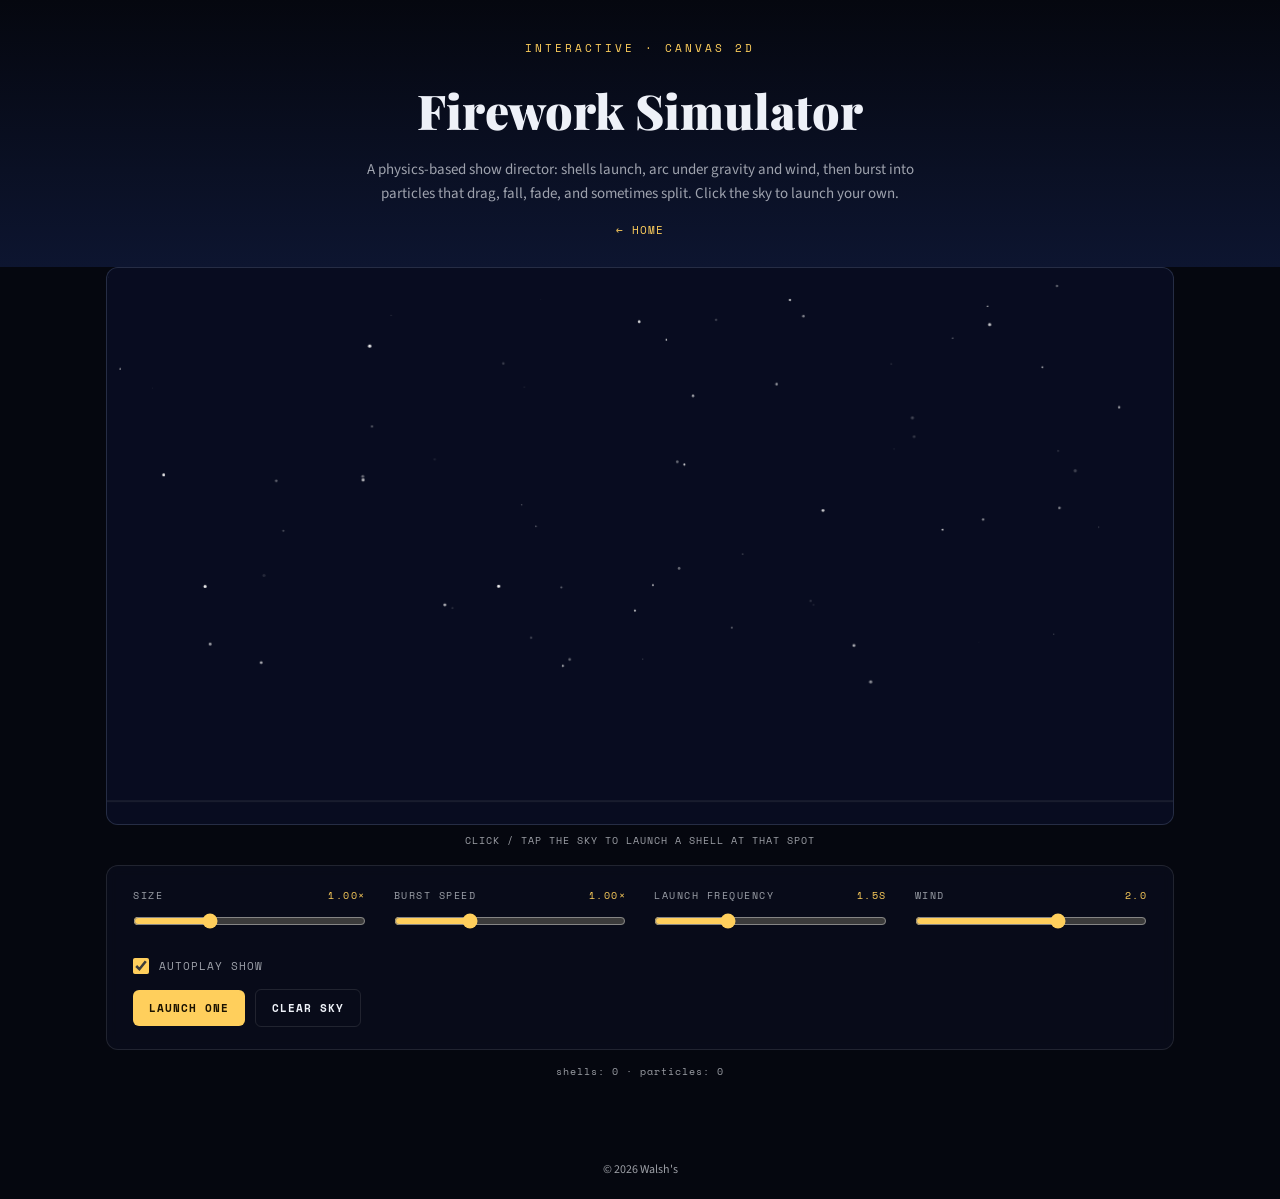
<file: fireworks.html>
<!DOCTYPE html>
<html lang="en">
<head>
<meta charset="UTF-8">
<meta name="viewport" content="width=device-width, initial-scale=1.0">
<title>Firework Simulator</title>
<style>
  @import url('https://fonts.googleapis.com/css2?family=Playfair+Display:ital,wght@0,400;0,700;0,900;1,400;1,700&family=Source+Sans+3:wght@300;400;600;700&family=Space+Mono:wght@400;700&display=swap');

  :root {
    --sky-top:     #05070f;
    --sky-bottom:  #0d1530;
    --spark:       #ffcf5c;
    --spark-deep:  #e8a83c;
    --panel:       rgba(10, 14, 30, 0.72);
    --panel-border: rgba(255,255,255,0.1);
    --ink:         #eef1f8;
    --ink-light:   rgba(238,241,248,0.65);
    --rule:        rgba(255,255,255,0.14);
  }

  * { box-sizing: border-box; margin: 0; padding: 0; }

  body {
    font-family: 'Source Sans 3', sans-serif;
    background: var(--sky-top);
    color: var(--ink);
    line-height: 1.6;
  }

  .hero {
    background: linear-gradient(180deg, var(--sky-top), var(--sky-bottom));
    padding: 40px 24px 24px;
    text-align: center;
    position: relative;
  }
  .hero-eyebrow {
    font-family: 'Space Mono', monospace;
    font-size: 11px;
    letter-spacing: 3px;
    text-transform: uppercase;
    color: var(--spark);
    margin-bottom: 14px;
  }
  .hero h1 {
    font-family: 'Playfair Display', serif;
    font-size: clamp(30px, 5vw, 48px);
    font-weight: 900;
    margin-bottom: 10px;
  }
  .hero-sub {
    font-size: 15px;
    color: var(--ink-light);
    max-width: 560px;
    margin: 0 auto;
  }
  .home-link {
    display: inline-block;
    margin-top: 16px;
    font-family: 'Space Mono', monospace;
    font-size: 11px;
    letter-spacing: 1px;
    text-transform: uppercase;
    color: var(--spark);
    text-decoration: none;
    border-bottom: 1px solid transparent;
  }
  .home-link:hover { border-bottom-color: var(--spark); }

  .stage-wrap {
    position: relative;
    max-width: 1100px;
    margin: 0 auto;
    padding: 0 16px 16px;
  }
  #sky {
    display: block;
    width: 100%;
    height: 62vh;
    min-height: 380px;
    max-height: 640px;
    background: var(--sky-bottom);
    border-radius: 12px;
    border: 1px solid var(--panel-border);
    cursor: crosshair;
  }
  .stage-hint {
    font-family: 'Space Mono', monospace;
    font-size: 10px;
    letter-spacing: 1px;
    text-transform: uppercase;
    color: var(--ink-light);
    text-align: center;
    margin-top: 8px;
  }

  .panel {
    max-width: 1100px;
    margin: 0 auto;
    padding: 0 16px 60px;
  }
  .panel-grid {
    background: var(--panel);
    border: 1px solid var(--panel-border);
    border-radius: 12px;
    padding: 22px 26px;
    display: grid;
    grid-template-columns: repeat(auto-fit, minmax(200px, 1fr));
    gap: 20px 28px;
    backdrop-filter: blur(6px);
  }
  .control-label {
    font-family: 'Space Mono', monospace;
    font-size: 10px;
    letter-spacing: 1.5px;
    text-transform: uppercase;
    color: var(--ink-light);
    display: flex;
    justify-content: space-between;
    margin-bottom: 8px;
  }
  .control-label span.val { color: var(--spark); }
  input[type="range"] {
    width: 100%;
    accent-color: var(--spark);
  }
  .toggle-row {
    display: flex;
    align-items: center;
    gap: 10px;
    font-family: 'Space Mono', monospace;
    font-size: 11px;
    letter-spacing: 1px;
    text-transform: uppercase;
    color: var(--ink-light);
  }
  .toggle-row input { accent-color: var(--spark); width: 16px; height: 16px; }

  .btn-row {
    display: flex;
    gap: 10px;
    flex-wrap: wrap;
    align-items: center;
  }
  button.action {
    font-family: 'Space Mono', monospace;
    font-size: 11px;
    letter-spacing: 1px;
    text-transform: uppercase;
    background: var(--spark);
    color: #1a1200;
    border: none;
    border-radius: 6px;
    padding: 10px 16px;
    cursor: pointer;
    font-weight: 700;
  }
  button.action:hover { background: var(--spark-deep); }
  button.action.secondary {
    background: transparent;
    color: var(--ink);
    border: 1px solid var(--panel-border);
  }
  button.action.secondary:hover { border-color: var(--spark); color: var(--spark); }

  .stats {
    font-family: 'Space Mono', monospace;
    font-size: 10px;
    letter-spacing: 1px;
    color: var(--ink-light);
    margin-top: 14px;
    text-align: center;
  }

  footer {
    text-align: center;
    padding: 20px;
    color: var(--ink-light);
    font-size: 12px;
  }
</style>
</head>
<body>

<div class="hero">
  <div class="hero-eyebrow">Interactive · Canvas 2D</div>
  <h1>Firework Simulator</h1>
  <p class="hero-sub">A physics-based show director: shells launch, arc under gravity and wind, then burst into particles that drag, fall, fade, and sometimes split. Click the sky to launch your own.</p>
  <a class="home-link" href="index.html">← Home</a>
</div>

<div class="stage-wrap">
  <canvas id="sky"></canvas>
  <div class="stage-hint">Click / tap the sky to launch a shell at that spot</div>
</div>

<div class="panel">
  <div class="panel-grid">
    <div>
      <div class="control-label">Size <span class="val" id="sizeVal">1.00×</span></div>
      <input type="range" id="sizeSlider" min="0.3" max="2.5" step="0.05" value="1.0">
    </div>
    <div>
      <div class="control-label">Burst Speed <span class="val" id="speedVal">1.00×</span></div>
      <input type="range" id="speedSlider" min="0.3" max="2.5" step="0.05" value="1.0">
    </div>
    <div>
      <div class="control-label">Launch Frequency <span class="val" id="freqVal">1.5s</span></div>
      <input type="range" id="freqSlider" min="0.4" max="4.0" step="0.1" value="1.5">
    </div>
    <div>
      <div class="control-label">Wind <span class="val" id="windVal">2.0</span></div>
      <input type="range" id="windSlider" min="-8" max="8" step="0.5" value="2.0">
    </div>
    <div>
      <div class="toggle-row">
        <input type="checkbox" id="autoplayToggle" checked>
        <label for="autoplayToggle">Autoplay show</label>
      </div>
      <div class="btn-row" style="margin-top:14px;">
        <button class="action" id="launchBtn">Launch One</button>
        <button class="action secondary" id="clearBtn">Clear Sky</button>
      </div>
    </div>
  </div>
  <div class="stats" id="stats">shells: 0 · particles: 0</div>
</div>

<footer>&copy; 2026 Walsh's</footer>

<script>
"use strict";

/* ========================================================
   1. THE CONFIGURATION (The "DNA" of the Firework)
   Ported 1:1 from the C# FireworkProfile.
   ======================================================== */
function makeProfile() {
  return {
    name: "",
    launchVelocity: 0,
    fuseTime: 0,
    burstSpeed: 0,
    drag: 0,
    gravityScale: 0,
    lifeTime: 0,
    usesTrails: false,
    startColor: null,
    endColor: null,
    particleScale: 1.0,
    shapeType: "",
    particleCount: 0,
    isCrossette: false
  };
}

/* ========================================================
   2. THE ENVIRONMENT (bound live to the sliders below)
   ======================================================== */
const EnvironmentManager = {
  globalWind: { x: 2.0, z: 0 },
  globalSizeMultiplier: 1.0,
  globalSpeedMultiplier: 1.0,
  globalFrequency: 1.5
};

/* World <-> screen mapping. World units are meters, matching the
   original physics constants (9.81 gravity, launchX in [-20,20]). */
const World = {
  canvas: null,
  ctx: null,
  pxPerUnit: 12,
  groundY: 0,
  resize() {
    const c = this.canvas;
    const rect = c.getBoundingClientRect();
    const dpr = window.devicePixelRatio || 1;
    c.width = Math.round(rect.width * dpr);
    c.height = Math.round(rect.height * dpr);
    this.ctx.setTransform(dpr, 0, 0, dpr, 0, 0);
    this.w = rect.width;
    this.h = rect.height;
    // Shells can detonate as high as ~115 world units up (fuse up to
    // 3.5s at launch velocity up to 50). Scale from canvas height first
    // so bursts stay on-screen; clamp by width too for wide viewports.
    const byHeight = (this.h * 0.9) / 130;
    const byWidth = this.w / 80;
    this.pxPerUnit = Math.min(byHeight, byWidth);
    this.groundY = this.h - 24;
  },
  toScreenX(x) { return this.w / 2 + x * this.pxPerUnit; },
  toScreenY(y) { return this.groundY - y * this.pxPerUnit; },
  fromScreenX(sx) { return (sx - this.w / 2) / this.pxPerUnit; }
};

function colorLerp(a, b, t) {
  t = Math.max(0, Math.min(1, t));
  return {
    r: a.r + (b.r - a.r) * t,
    g: a.g + (b.g - a.g) * t,
    b: a.b + (b.b - a.b) * t
  };
}
function colorCss(c, alpha) {
  return `rgba(${c.r | 0}, ${c.g | 0}, ${c.b | 0}, ${alpha})`;
}

function randRange(min, max) { return min + Math.random() * (max - min); }

/* Direction helper for "Sphere" bursts. The original sampled a random
   point on a 3D unit sphere (OnUnitSphere()). Dropping one axis to
   project that onto our 2D view plane is a known trick: the (x, y) of
   a uniformly-sampled sphere point is uniform over the *filled* unit
   disk (not just its rim) — so this reproduces the real "filled ball"
   look of a peony burst, with magnitude varying per particle instead
   of every star landing on the same ring. */
function onUnitSphereProjected() {
  const z = Math.random() * 2 - 1;
  const theta = Math.random() * Math.PI * 2;
  const r = Math.sqrt(1 - z * z);
  return { x: r * Math.cos(theta), y: r * Math.sin(theta) };
}

/* ========================================================
   3. THE SHELL (The Launch Phase)
   ======================================================== */
class FireworkShell {
  constructor(launchX, profile) {
    this.x = launchX;
    this.y = 0;
    this.profile = profile;
    this.fuseTimer = profile.fuseTime;
    this.hasDetonated = false;

    const wobbleX = randRange(-1, 1);
    this.vx = wobbleX;
    this.vy = profile.launchVelocity;
  }

  update(dt, manager) {
    if (this.hasDetonated) return;

    this.vy -= 9.81 * dt;
    this.vx += EnvironmentManager.globalWind.x * dt;
    this.x += this.vx * dt;
    this.y += this.vy * dt;

    this.fuseTimer -= dt;
    if (this.fuseTimer <= 0) {
      this.detonate(manager);
    }
  }

  detonate(manager) {
    this.hasDetonated = true;
    manager.explode(this.x, Math.max(this.y, 0), this.profile);
  }
}

/* ========================================================
   4. THE PARTICLE (The Explosion Phase)
   ======================================================== */
class FireworkParticle {
  constructor(startX, startY, vx, vy, profile) {
    this.x = startX;
    this.y = startY;
    this.px = startX;
    this.py = startY;
    this.vx = vx;
    this.vy = vy;
    this.scale = profile.particleScale * EnvironmentManager.globalSizeMultiplier;
    this.dna = profile;
    this.age = 0;
    this.isDead = false;
    this.currentColor = profile.startColor;
  }

  update(dt, manager) {
    if (this.isDead) return;

    this.px = this.x;
    this.py = this.y;

    this.vy -= 9.81 * this.dna.gravityScale * dt;
    const dragFactor = Math.max(0, 1.0 - this.dna.drag * dt);
    this.vx *= dragFactor;
    this.vy *= dragFactor;
    this.vx += EnvironmentManager.globalWind.x * dt;
    this.x += this.vx * dt;
    this.y += this.vy * dt;

    const t = this.age / this.dna.lifeTime;
    this.currentColor = colorLerp(this.dna.startColor, this.dna.endColor, t);

    this.age += dt;
    if (this.age >= this.dna.lifeTime) {
      this.die(manager);
    }
  }

  die(manager) {
    this.isDead = true;
    if (this.dna.isCrossette) {
      manager.spawnCrossetteBurst(this.x, this.y, this.dna.endColor);
    }
  }
}

/* ========================================================
   5. THE MANAGER (The Math Factory)
   ======================================================== */
class FireworkManager {
  constructor() {
    this.activeParticles = [];
    this.maxParticles = 3200; // safety cap so a busy sky stays smooth
  }

  explode(cx, cy, profile) {
    const finalParticleCount = Math.round(profile.particleCount * EnvironmentManager.globalSizeMultiplier);

    for (let i = 0; i < finalParticleCount; i++) {
      let dir = { x: 0, y: 0 };

      switch (profile.shapeType) {
        case "Sphere":
        case "Crossette":
          dir = onUnitSphereProjected();
          break;

        case "Ring": {
          const angle = i * (360 / finalParticleCount);
          const rad = angle * (Math.PI / 180);
          // Flattened into an ellipse so the ring reads clearly face-on.
          dir.x = Math.cos(rad);
          dir.y = Math.sin(rad) * 0.55;
          break;
        }

        case "Horsetail":
          dir = onUnitSphereProjected();
          if (dir.y > 0.3) dir.y *= -0.5;
          break;
      }

      const speed = profile.burstSpeed * EnvironmentManager.globalSpeedMultiplier;
      const vx = dir.x * speed;
      const vy = dir.y * speed;

      this.spawn(new FireworkParticle(cx, cy, vx, vy, profile));
    }
  }

  spawnCrossetteBurst(x, y, color) {
    // 4-way split: four perpendicular directions, each a small fan of stars.
    const dirs = [
      { x: 1, y: 0 }, { x: -1, y: 0 }, { x: 0, y: 1 }, { x: 0, y: -1 }
    ];
    const splitProfile = makeProfile();
    splitProfile.startColor = color;
    splitProfile.endColor = { r: 255, g: 255, b: 255 };
    splitProfile.particleScale = 0.7;
    splitProfile.drag = 1.2;
    splitProfile.gravityScale = 1.0;
    splitProfile.lifeTime = 0.7;
    splitProfile.isCrossette = false;

    for (const d of dirs) {
      for (let s = -1; s <= 1; s++) {
        const spread = 0.35;
        const dx = d.x + (d.y !== 0 ? spread * s : 0);
        const dy = d.y + (d.x !== 0 ? spread * s : 0);
        const len = Math.hypot(dx, dy) || 1;
        const speed = 9 * EnvironmentManager.globalSpeedMultiplier;
        this.spawn(new FireworkParticle(x, y, (dx / len) * speed, (dy / len) * speed, splitProfile));
      }
    }
  }

  spawn(particle) {
    if (this.activeParticles.length >= this.maxParticles) {
      this.activeParticles.splice(0, this.activeParticles.length - this.maxParticles + 1);
    }
    this.activeParticles.push(particle);
  }
}

/* ========================================================
   6. THE SHOW DIRECTOR (The Auto-Play Engine)
   ======================================================== */
class ShowDirector {
  constructor(manager) {
    this.manager = manager;
    this.activeShells = [];
    this.isAutoPlayEnabled = true;
    this._autoFireTimer = 0.5;

    this.strontiumRed = { r: 255, g: 50, b: 50 };
    this.bariumGreen  = { r: 50, g: 255, b: 50 };
    this.copperBlue   = { r: 50, g: 100, b: 255 };
    this.sodiumYellow = { r: 255, g: 200, b: 50 };
    this.titaniumWhite = { r: 255, g: 255, b: 255 };
  }

  updateEngine(dt) {
    if (this.isAutoPlayEnabled) {
      this._autoFireTimer -= dt;
      if (this._autoFireTimer <= 0) {
        this.launchRandomShell();
        const jitter = randRange(-0.75, 0.75);
        this._autoFireTimer = Math.max(0.15, EnvironmentManager.globalFrequency + jitter);
      }
    }

    for (let i = this.activeShells.length - 1; i >= 0; i--) {
      this.activeShells[i].update(dt, this.manager);
      if (this.activeShells[i].hasDetonated) this.activeShells.splice(i, 1);
    }

    for (let i = this.manager.activeParticles.length - 1; i >= 0; i--) {
      this.manager.activeParticles[i].update(dt, this.manager);
      if (this.manager.activeParticles[i].isDead) this.manager.activeParticles.splice(i, 1);
    }
  }

  launchRandomShell(forcedX) {
    const profile = makeProfile();

    profile.launchVelocity = 35.0 + Math.random() * 15.0;
    profile.fuseTime = 2.0 + Math.random() * 1.5;
    profile.particleCount = 150;

    const colorPick = Math.floor(Math.random() * 4);
    if (colorPick === 0) profile.startColor = this.strontiumRed;
    else if (colorPick === 1) profile.startColor = this.bariumGreen;
    else if (colorPick === 2) profile.startColor = this.copperBlue;
    else profile.startColor = this.sodiumYellow;

    profile.endColor = this.titaniumWhite;

    const shapePick = Math.floor(Math.random() * 5);
    if (shapePick === 0) {
      profile.name = "Classic Peony";
      profile.shapeType = "Sphere";
      profile.burstSpeed = 20.0;
      profile.drag = 0.5;
      profile.gravityScale = 0.8;
      profile.lifeTime = 2.0;
    } else if (shapePick === 1) {
      profile.name = "Weeping Willow";
      profile.shapeType = "Sphere";
      profile.burstSpeed = 15.0;
      profile.drag = 3.5;
      profile.gravityScale = 1.5;
      profile.lifeTime = 4.0;
      profile.usesTrails = true;
    } else if (shapePick === 2) {
      profile.name = "Saturn Ring";
      profile.shapeType = "Ring";
      profile.burstSpeed = 25.0;
      profile.drag = 1.0;
      profile.gravityScale = 0.2;
      profile.lifeTime = 2.5;
    } else if (shapePick === 3) {
      profile.name = "Falling Leaves / Horsetail";
      profile.shapeType = "Horsetail";
      profile.burstSpeed = 10.0;
      profile.drag = 0.2;
      profile.gravityScale = 1.2;
      profile.lifeTime = 3.5;
    } else {
      profile.name = "Crossette";
      profile.shapeType = "Crossette";
      profile.isCrossette = true;
      profile.particleCount = 20;
      profile.burstSpeed = 22.0;
      profile.drag = 0.8;
      profile.gravityScale = 0.9;
      profile.lifeTime = 1.5;
    }

    const launchX = forcedX !== undefined ? forcedX : randRange(-20, 20);
    this.activeShells.push(new FireworkShell(launchX, profile));
  }
}

/* ========================================================
   RENDERING
   ======================================================== */
const manager = new FireworkManager();
const director = new ShowDirector(manager);

const canvas = document.getElementById("sky");
World.canvas = canvas;
World.ctx = canvas.getContext("2d");
World.resize();
window.addEventListener("resize", () => World.resize());

// Static starfield
let stars = [];
function makeStars() {
  stars = [];
  const count = Math.floor((World.w * World.h) / 9000);
  for (let i = 0; i < count; i++) {
    stars.push({
      x: Math.random() * World.w,
      y: Math.random() * World.h * 0.75,
      r: Math.random() * 1.3 + 0.3,
      tw: Math.random() * Math.PI * 2
    });
  }
}
makeStars();
window.addEventListener("resize", () => makeStars());

function drawFrame(dt, time) {
  const ctx = World.ctx;

  // Trailing fade instead of a hard clear, for streaking sparks.
  ctx.fillStyle = "rgba(5, 7, 15, 0.28)";
  ctx.fillRect(0, 0, World.w, World.h);

  // Stars twinkle gently
  for (const s of stars) {
    const a = 0.45 + 0.4 * Math.sin(time * 0.001 + s.tw);
    ctx.fillStyle = `rgba(255,255,255,${a.toFixed(2)})`;
    ctx.beginPath();
    ctx.arc(s.x, s.y, s.r, 0, Math.PI * 2);
    ctx.fill();
  }

  // Ground line
  ctx.strokeStyle = "rgba(255,255,255,0.08)";
  ctx.beginPath();
  ctx.moveTo(0, World.groundY + 1);
  ctx.lineTo(World.w, World.groundY + 1);
  ctx.stroke();

  // Shells (rising)
  for (const shell of director.activeShells) {
    const sx = World.toScreenX(shell.x);
    const sy = World.toScreenY(shell.y);
    ctx.save();
    ctx.shadowColor = "rgba(255,220,150,0.9)";
    ctx.shadowBlur = 8;
    ctx.fillStyle = "#fff4d6";
    ctx.beginPath();
    ctx.arc(sx, sy, 2.2, 0, Math.PI * 2);
    ctx.fill();
    ctx.restore();
  }

  // Particles
  for (const p of manager.activeParticles) {
    const sx = World.toScreenX(p.x);
    const sy = World.toScreenY(p.y);
    const psx = World.toScreenX(p.px);
    const psy = World.toScreenY(p.py);
    const lifeFrac = 1 - Math.min(1, p.age / p.dna.lifeTime);
    const alpha = Math.max(0, lifeFrac);
    const r = Math.max(0.6, p.scale * (p.dna.shapeType === "Ring" ? 2.0 : 1.8));

    ctx.save();
    ctx.shadowColor = colorCss(p.currentColor, 1);
    ctx.shadowBlur = 6;
    ctx.strokeStyle = colorCss(p.currentColor, alpha * (p.dna.usesTrails ? 0.85 : 0.6));
    ctx.lineWidth = r * 0.9;
    ctx.lineCap = "round";
    ctx.beginPath();
    ctx.moveTo(psx, psy);
    ctx.lineTo(sx, sy);
    ctx.stroke();

    ctx.fillStyle = colorCss(p.currentColor, alpha);
    ctx.beginPath();
    ctx.arc(sx, sy, r, 0, Math.PI * 2);
    ctx.fill();
    ctx.restore();
  }
}

let lastTime = performance.now();
function loop(time) {
  const dt = Math.min(0.05, (time - lastTime) / 1000);
  lastTime = time;

  director.updateEngine(dt);
  drawFrame(dt, time);

  document.getElementById("stats").textContent =
    `shells: ${director.activeShells.length} · particles: ${manager.activeParticles.length}`;

  requestAnimationFrame(loop);
}
requestAnimationFrame(loop);

/* ========================================================
   UI WIRING
   ======================================================== */
const sizeSlider = document.getElementById("sizeSlider");
const speedSlider = document.getElementById("speedSlider");
const freqSlider = document.getElementById("freqSlider");
const windSlider = document.getElementById("windSlider");
const autoplayToggle = document.getElementById("autoplayToggle");

sizeSlider.addEventListener("input", () => {
  EnvironmentManager.globalSizeMultiplier = parseFloat(sizeSlider.value);
  document.getElementById("sizeVal").textContent = EnvironmentManager.globalSizeMultiplier.toFixed(2) + "×";
});
speedSlider.addEventListener("input", () => {
  EnvironmentManager.globalSpeedMultiplier = parseFloat(speedSlider.value);
  document.getElementById("speedVal").textContent = EnvironmentManager.globalSpeedMultiplier.toFixed(2) + "×";
});
freqSlider.addEventListener("input", () => {
  EnvironmentManager.globalFrequency = parseFloat(freqSlider.value);
  document.getElementById("freqVal").textContent = EnvironmentManager.globalFrequency.toFixed(1) + "s";
});
windSlider.addEventListener("input", () => {
  EnvironmentManager.globalWind.x = parseFloat(windSlider.value);
  document.getElementById("windVal").textContent = EnvironmentManager.globalWind.x.toFixed(1);
});
autoplayToggle.addEventListener("change", () => {
  director.isAutoPlayEnabled = autoplayToggle.checked;
});
document.getElementById("launchBtn").addEventListener("click", () => {
  director.launchRandomShell();
});
document.getElementById("clearBtn").addEventListener("click", () => {
  director.activeShells = [];
  manager.activeParticles = [];
});
canvas.addEventListener("click", (e) => {
  const rect = canvas.getBoundingClientRect();
  const worldX = World.fromScreenX(e.clientX - rect.left);
  director.launchRandomShell(Math.max(-28, Math.min(28, worldX)));
});
</script>

</body>
</html>
</file>
